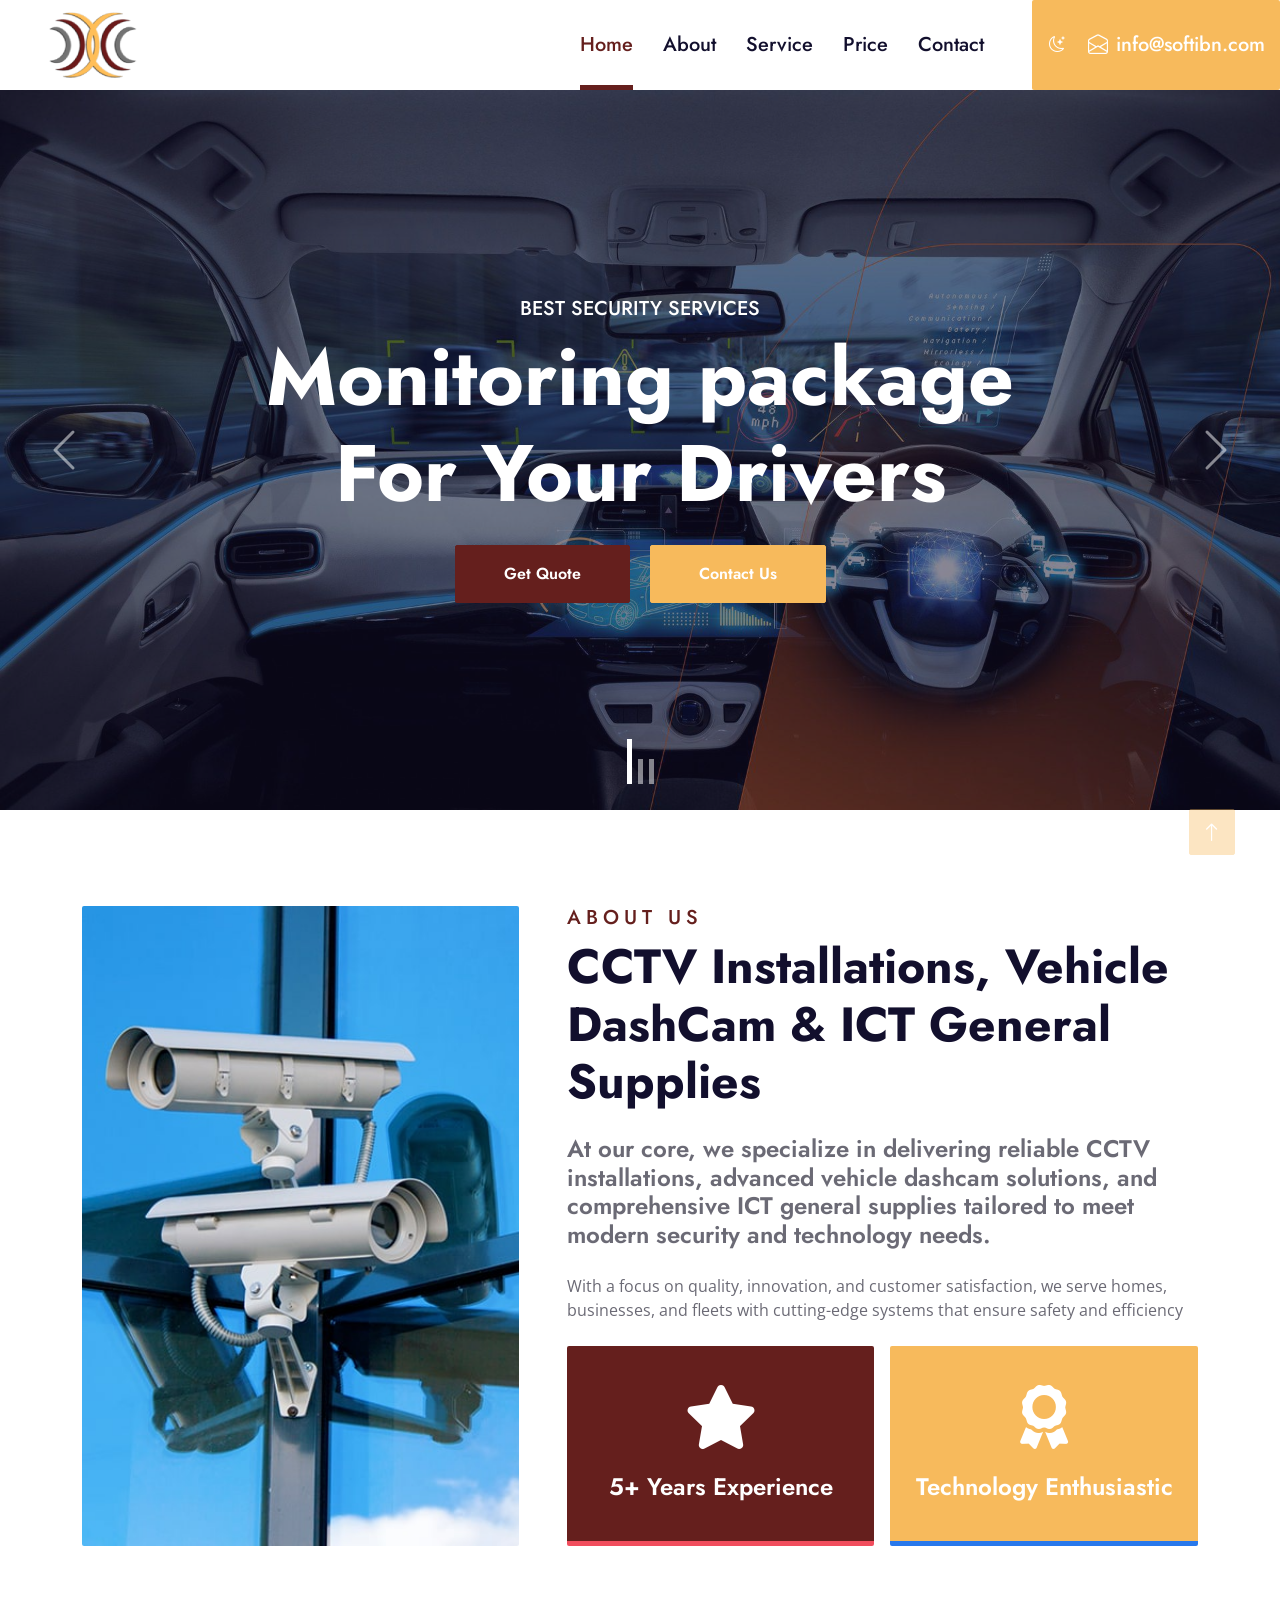
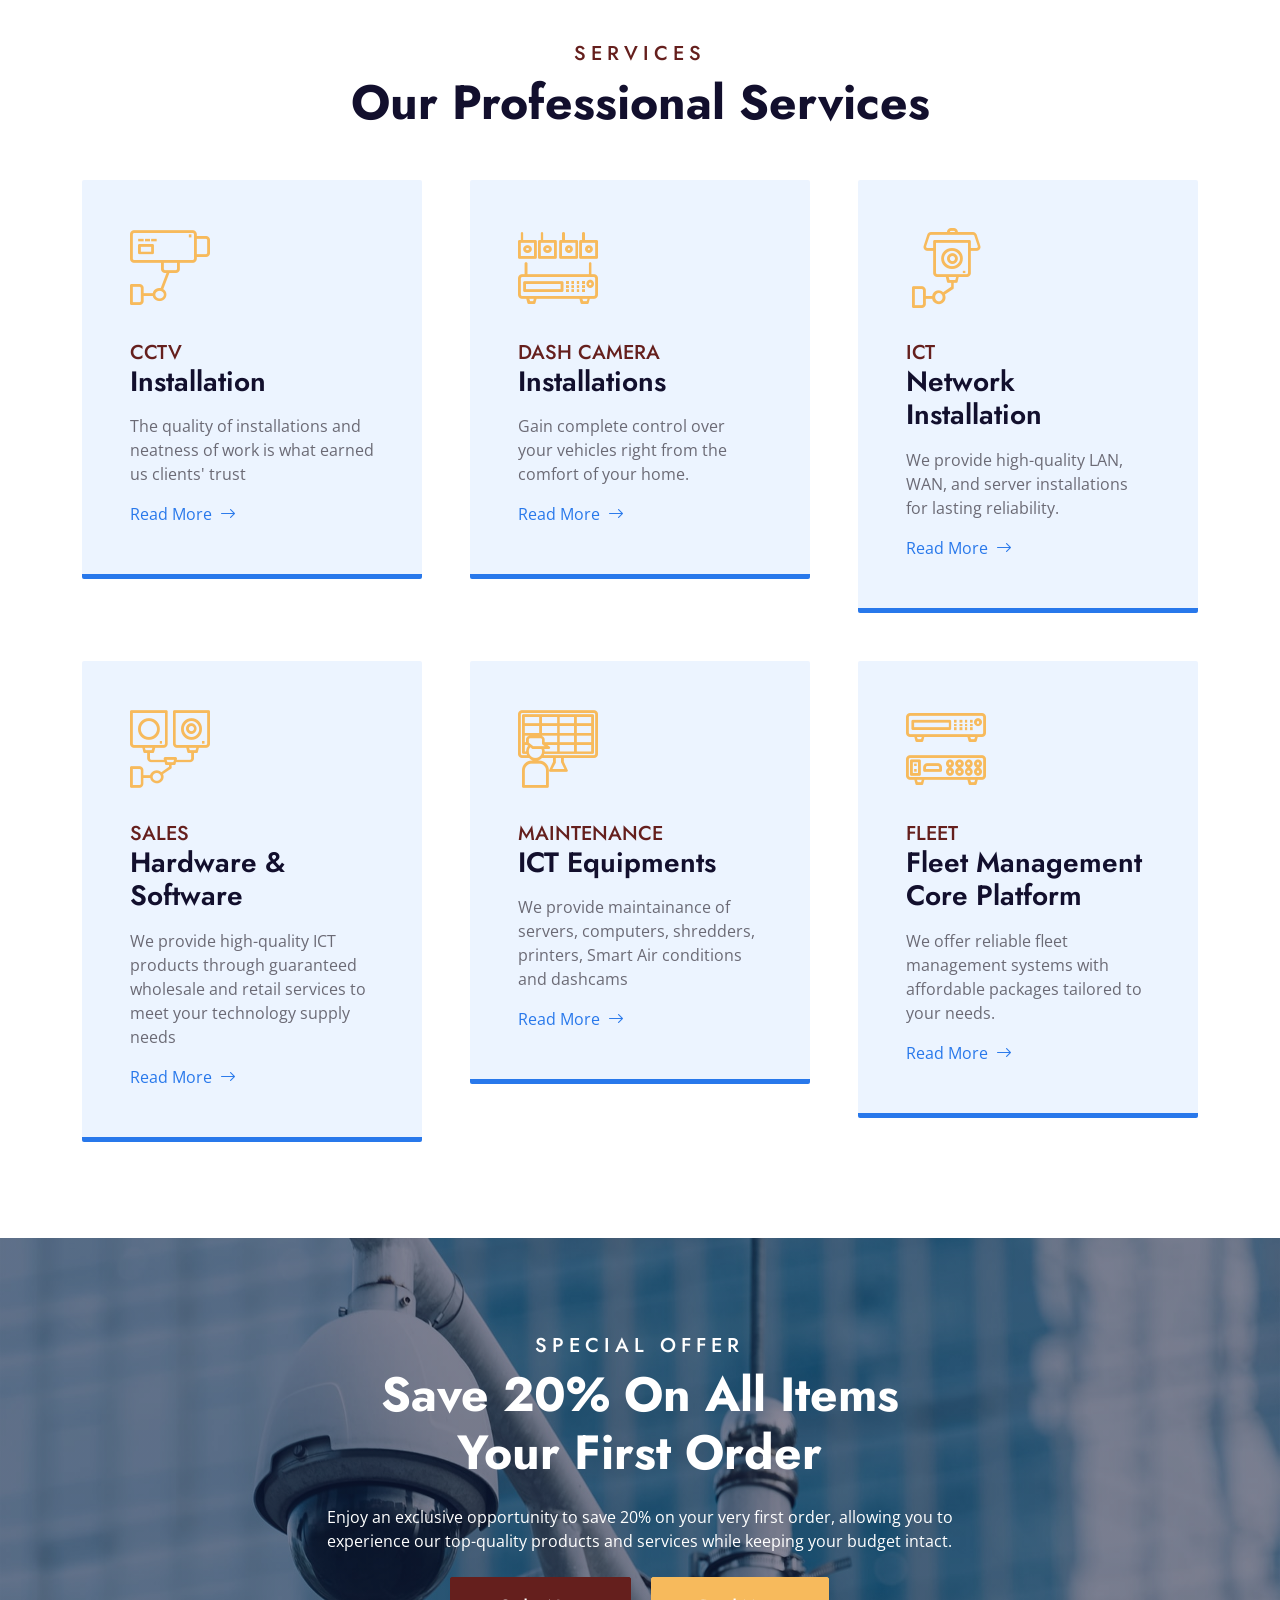
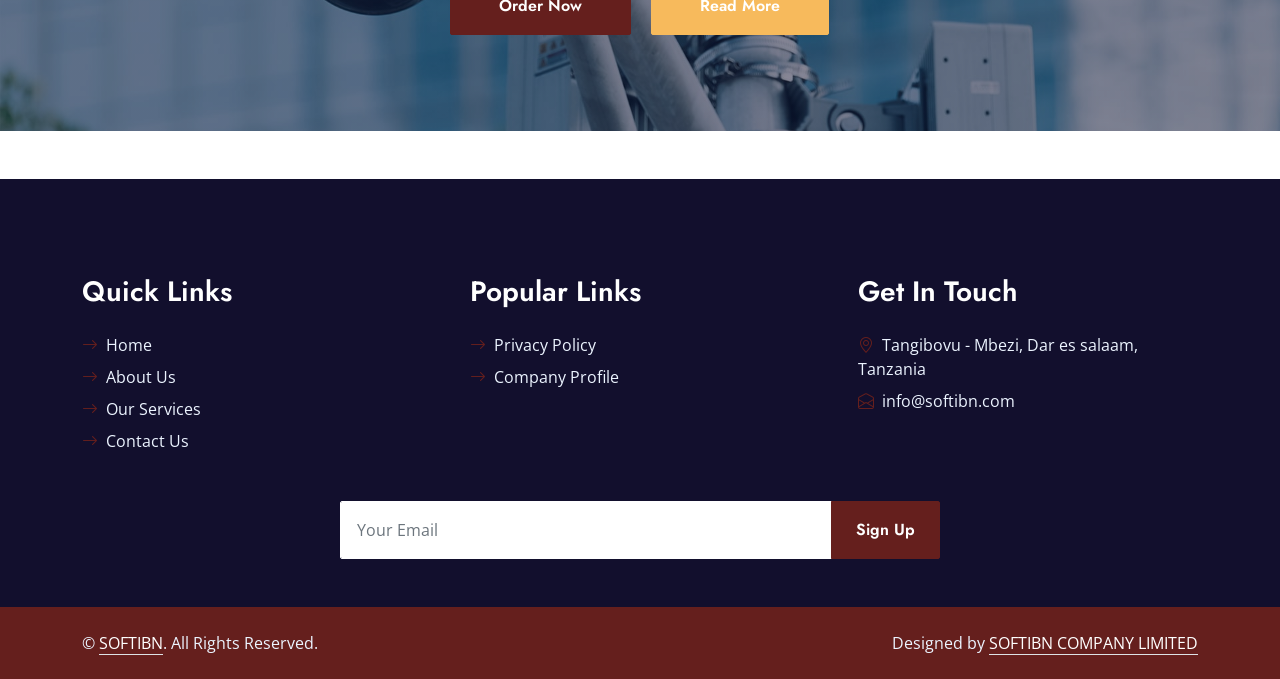
<file: index.html>
<!DOCTYPE html>
<html lang="en">

<head>
    <meta charset="utf-8">
    <title>SOFTIBN</title>
    <meta content="width=device-width, initial-scale=1.0" name="viewport">
    <meta content="Free HTML Templates" name="keywords">
    <meta content="Free HTML Templates" name="description">

    <!-- Favicon -->
    <link href="img/favicon.ico" rel="icon">

    <!-- Google Web Fonts -->
    <link rel="preconnect" href="https://fonts.gstatic.com">
    <link href="https://fonts.googleapis.com/css2?family=Jost:wght@500;600;700&family=Open+Sans:wght@400;600&display=swap" rel="stylesheet"> 

    <!-- Icon Font Stylesheet -->
    <link href="https://cdnjs.cloudflare.com/ajax/libs/font-awesome/5.10.0/css/all.min.css" rel="stylesheet">
    <link href="https://cdn.jsdelivr.net/npm/bootstrap-icons@1.4.1/font/bootstrap-icons.css" rel="stylesheet">
    <link href="lib/flaticon/font/flaticon.css" rel="stylesheet">

    <!-- Libraries Stylesheet -->
    <link href="lib/owlcarousel/assets/owl.carousel.min.css" rel="stylesheet">
    <link href="lib/animate/animate.min.css" rel="stylesheet">

    <!-- Customized Bootstrap Stylesheet -->
    <link href="css/bootstrap.css" rel="stylesheet">

    <!-- Template Stylesheet -->
    <link href="css/style.css" rel="stylesheet">

    <!-- Dark Theme -->
    <link href="css/dark.css" rel="stylesheet">
    <script>
        if (localStorage.getItem('softibn-theme') === 'dark') {
            document.documentElement.classList.add('dark');
        }
    </script>
</head>

<body>
    <!-- Navbar Start -->
    <nav class="navbar navbar-expand-lg bg-white navbar-light shadow-sm py-3 py-lg-0 px-3 px-lg-0">
        <a href="index.html" class="navbar-brand ms-lg-5">
            <h1 class="display-5 m-0 text-primary"><img src="img/logo_90.png" alt="SOFTIBN"><span class="text-secondary"></span></h1>
        </a>
        <button class="navbar-toggler" type="button" data-bs-toggle="collapse" data-bs-target="#navbarCollapse">
            <span class="navbar-toggler-icon"></span>
        </button>
        <div class="collapse navbar-collapse" id="navbarCollapse">
            <div class="navbar-nav ms-auto py-0">
                <a href="index.html" class="nav-item nav-link active">Home</a>
                <a href="about.html" class="nav-item nav-link">About</a>
                <a href="service.html" class="nav-item nav-link">Service</a>
                <a href="price.html" class="nav-item nav-link">Price</a>
                <!-- <div class="nav-item dropdown"> -->
                    <!-- <a href="#" class="nav-link dropdown-toggle" data-bs-toggle="dropdown">Pages</a>
                    <div class="dropdown-menu m-0">
                        <a href="price.html" class="dropdown-item">Pricing Plan</a>
                        <a href="blog.html" class="dropdown-item">Blog Grid</a>
                        <a href="detail.html" class="dropdown-item">Blog Detail</a>
                        <a href="team.html" class="dropdown-item">The Team</a>
                        <a href="testimonial.html" class="dropdown-item">Testimonial</a>
                    </div>
                </div> -->
                <a href="contact.html" class="nav-item nav-link">Contact</a>
                <div class="nav-contact bg-secondary text-white ms-lg-5 d-flex align-items-center">
                    <button class="theme-toggle btn d-flex align-items-center justify-content-center" type="button" aria-label="Toggle dark mode" title="Toggle dark mode"><i class="bi bi-moon-stars"></i></button>
                    <a href="#" class="nav-contact-link d-flex align-items-center"><i class="bi bi-envelope-open me-2"></i>info@softibn.com</a>
                </div>
            </div>
        </div>
    </nav>
    <!-- Navbar End -->


    <!-- Carousel Start -->
    <div class="container-fluid p-0 mb-5">
        <div id="header-carousel" class="carousel slide carousel-fade" data-bs-ride="carousel">
            <div class="carousel-indicators">
                <button type="button" data-bs-target="#header-carousel" data-bs-slide-to="0" class="active" aria-current="true" aria-label="Slide 1"></button>
                <button type="button" data-bs-target="#header-carousel" data-bs-slide-to="1" aria-label="Slide 2"></button>
                <button type="button" data-bs-target="#header-carousel" data-bs-slide-to="2" aria-label="Slide 3"></button>
              </div>
            <div class="carousel-inner">
                <div class="carousel-item active">
                    <img class="w-100" src="img/carousel-4.jpg" alt="Image">
                    <div class="carousel-caption d-flex flex-column align-items-center justify-content-center">
                        <div class="p-3" style="max-width: 900px;">
                            <h5 class="text-white text-uppercase animated bounceInDown">Best Security Services</h5>
                            <h1 class="display-1 text-white mb-md-4 animated zoomIn">Monitoring package For Your Drivers</h1>
                            <a href="" class="btn btn-primary py-md-3 px-md-5 me-3 animated slideInLeft">Get Quote</a>
                            <a href="" class="btn btn-secondary py-md-3 px-md-5 animated slideInRight">Contact Us</a>
                        </div>
                    </div>
                </div>
                <div class="carousel-item">
                    <img class="w-100" src="img/carousel-2.jpg" alt="Image">
                    <div class="carousel-caption d-flex flex-column align-items-center justify-content-center">
                        <div class="p-3" style="max-width: 900px;">
                            <h5 class="text-white text-uppercase animated bounceInDown">Best Security Services</h5>
                            <h1 class="display-1 text-white mb-md-4 animated zoomIn">Safe & Secure Home For Your Family</h1>
                            <a href="" class="btn btn-primary py-md-3 px-md-5 me-3 animated slideInLeft">Get Quote</a>
                            <a href="" class="btn btn-secondary py-md-3 px-md-5 animated slideInRight">Contact Us</a>
                        </div>
                    </div>
                </div>
                <div class="carousel-item">
                    <img class="w-100" src="img/carousel-1 (2).png" alt="Image">
                    <div class="carousel-caption d-flex flex-column align-items-center justify-content-center">
                        <div class="p-3" style="max-width: 900px;">
                            <h5 class="text-white text-uppercase animated bounceInDown">Best ICT Services</h5>
                            <h1 class="display-1 text-white mb-md-4 animated zoomIn">Networking Services For Your business</h1>
                            <a href="" class="btn btn-primary py-md-3 px-md-5 me-3 animated slideInLeft">Get Quote</a>
                            <a href="" class="btn btn-secondary py-md-3 px-md-5 animated slideInRight">Contact Us</a>
                        </div>
                    </div>
                </div>
            </div>
            <button class="carousel-control-prev" type="button" data-bs-target="#header-carousel"
                data-bs-slide="prev">
                <span class="carousel-control-prev-icon" aria-hidden="true"></span>
                <span class="visually-hidden">Previous</span>
            </button>
            <button class="carousel-control-next" type="button" data-bs-target="#header-carousel"
                data-bs-slide="next">
                <span class="carousel-control-next-icon" aria-hidden="true"></span>
                <span class="visually-hidden">Next</span>
            </button>
        </div>
    </div>
    <!-- Carousel End -->


    <!-- About Start -->
    <div class="container-fluid py-5 wow fadeInUp" data-wow-delay="0.1s">
        <div class="container">
            <div class="row gx-5">
                <div class="col-lg-5 mb-5 mb-lg-0" style="min-height: 500px;">
                    <div class="position-relative h-100">
                        <img class="position-absolute w-100 h-100 rounded wow zoomIn" data-wow-delay="0.3s" src="img/about.jpg" style="object-fit: cover;">
                    </div>
                </div>
                <div class="col-lg-7">
                    <div class="mb-4">
                        <h5 class="text-primary text-uppercase" style="letter-spacing: 5px;">About Us</h5>
                        <h1 class="display-5 mb-0">CCTV Installations, Vehicle DashCam & ICT General Supplies</h1>
                    </div>
                    <h4 class="text-body fst-bold mb-4">At our core, we specialize in delivering reliable CCTV installations, advanced vehicle dashcam solutions, and comprehensive ICT general supplies tailored to meet modern security and technology needs. </h4>
                    <p class="mb-4">With a focus on quality, innovation, and customer satisfaction, we serve homes, businesses, and fleets with cutting-edge systems that ensure safety and efficiency</p>
                    <div class="row g-3">
                        <div class="col-sm-6 wow zoomIn" data-wow-delay="0.6s">
                            <div class="bg-primary d-flex flex-column justify-content-center text-center border-bottom border-5 border-secondary rounded p-3" style="height: 200px;">
                                <i class="fa fa-star fa-4x text-white mb-4"></i>
                                <h4 class="text-white mb-0">5+ Years Experience</h4>
                            </div>
                        </div>
                        <div class="col-sm-6 wow zoomIn" data-wow-delay="0.9s">
                            <div class="bg-secondary d-flex flex-column justify-content-center text-center border-bottom border-5 border-primary rounded p-3" style="height: 200px;">
                                <i class="fa fa-award fa-4x text-white mb-4"></i>
                                <h4 class="text-white mb-0">Technology Enthusiastic</h4>
                            </div>
                        </div>
                    </div>
                </div>
            </div>
        </div>
    </div>
    <!-- About End -->
    

    <!-- Services Start -->
    <div class="container-fluid py-5 wow fadeInUp" data-wow-delay="0.1s">
        <div class="container">
            <div class="text-center mx-auto mb-5" style="max-width: 600px;">
                <h5 class="text-primary text-uppercase" style="letter-spacing: 5px;">Services</h5>
                <h1 class="display-5 mb-0">Our Professional Services</h1>
            </div>
            <div class="row g-5">
                <div class="col-lg-4 col-md-6 wow zoomIn" data-wow-delay="0.3s">
                    <div class="service-item bg-light border-bottom border-5 border-primary rounded">
                        <div class="position-relative p-5">
                            <i class="flaticon-cctv d-block display-1 fw-normal text-secondary mb-3"></i>
                            <h5 class="text-primary mb-0">CCTV</h5>
                            <h3 class="mb-3">Installation</h3>
                            <p>The quality of installations and neatness of work is what earned us clients' trust</p>
                            <a href="cctv-installation.html">Read More<i class="bi bi-arrow-right ms-2"></i></a>
                        </div>
                    </div>
                </div>
                <div class="col-lg-4 col-md-6 wow zoomIn" data-wow-delay="0.6s">
                    <div class="service-item bg-light border-bottom border-5 border-primary rounded">
                        <div class="position-relative p-5">
                            <i class="flaticon-surveillance d-block display-1 fw-normal text-secondary mb-3"></i>
                            <h5 class="text-primary mb-0">DASH CAMERA</h5>
                            <h3 class="mb-3">Installations</h3>
                            <p>Gain complete control over your vehicles right from the comfort of your home.</p>
                            <a href="dashcam-installation.html">Read More<i class="bi bi-arrow-right ms-2"></i></a>
                        </div>
                    </div>
                </div>
                <div class="col-lg-4 col-md-6 wow zoomIn" data-wow-delay="0.9s">
                    <div class="service-item bg-light border-bottom border-5 border-primary rounded">
                        <div class="position-relative p-5">
                            <i class="flaticon-camera d-block display-1 fw-normal text-secondary mb-3"></i>
                            <h5 class="text-primary mb-0">ICT</h5>
                            <h3 class="mb-3">Network Installation</h3>
                            <p>We provide high-quality LAN, WAN, and server installations for lasting reliability.</p>
                            <a href="network-installation.html">Read More<i class="bi bi-arrow-right ms-2"></i></a>
                        </div>
                    </div>
                </div>
                <div class="col-lg-4 col-md-6 wow zoomIn" data-wow-delay="0.3s">
                    <div class="service-item bg-light border-bottom border-5 border-primary rounded">
                        <div class="position-relative p-5">
                            <i class="flaticon-double d-block display-1 fw-normal text-secondary mb-3"></i>
                            <h5 class="text-primary mb-0">SALES</h5>
                            <h3 class="mb-3">Hardware & Software</h3>
                            <p>We provide high-quality ICT products through guaranteed wholesale and retail services to meet your technology supply needs</p>
                            <a href="hardware-software-sales.html">Read More<i class="bi bi-arrow-right ms-2"></i></a>
                        </div>
                    </div>
                </div>
                <div class="col-lg-4 col-md-6 wow zoomIn" data-wow-delay="0.6s">
                    <div class="service-item bg-light border-bottom border-5 border-primary rounded">
                        <div class="position-relative p-5">
                            <i class="flaticon-security-system d-block display-1 fw-normal text-secondary mb-3"></i>
                            <h5 class="text-primary mb-0">MAINTENANCE</h5>
                            <h3 class="mb-3">ICT Equipments </h3>
                            <p>We provide maintainance of servers, computers, shredders, printers, Smart Air conditions and dashcams</p>
                            <a href="equipment-maintenance.html">Read More<i class="bi bi-arrow-right ms-2"></i></a>
                        </div>
                    </div>
                </div>
                <div class="col-lg-4 col-md-6 wow zoomIn" data-wow-delay="0.9s">
                    <div class="service-item bg-light border-bottom border-5 border-primary rounded">
                        <div class="position-relative p-5">
                            <i class="flaticon-recorder d-block display-1 fw-normal text-secondary mb-3"></i>
                            <h5 class="text-primary mb-0">FLEET</h5>
                            <h3 class="mb-3">Fleet Management Core Platform </h3>
                            <p>We offer reliable fleet management systems with affordable packages tailored to your needs.</p>
                            <a href="fleet-management.html">Read More<i class="bi bi-arrow-right ms-2"></i></a>
                        </div>
                    </div>
                </div>
            </div>
        </div>
    </div>
    <!-- Services End -->


    <!-- Pricing Plan Start -->
    <!-- <div class="container-fluid py-5 wow fadeInUp" data-wow-delay="0.1s" style="margin-bottom: 75px;">
        <div class="container">
            <div class="text-center mx-auto mb-5" style="max-width: 600px;">
                <h5 class="text-primary text-uppercase" style="letter-spacing: 5px;">Pricing Plan</h5>
                <h1 class="display-5 mb-0">Pricing Plan For CCTV Security Services</h1>
            </div>
            <div class="row g-5">
                <div class="col-lg-4 wow slideInUp" data-wow-delay="0.3s">
                    <div class="position-relative border border-primary rounded">
                        <div class="bg-primary text-center pt-5 pb-4">
                            <h3 class="text-white">Basic Plan</h3>
                            <h1 class="display-4 text-white">
                                <small class="align-top"
                                    style="font-size: 22px; line-height: 45px;">$</small>49<small
                                    class="align-bottom" style="font-size: 16px; line-height: 40px;">/
                                    Mo</small>
                            </h1>
                        </div>
                        <div class="text-center py-5">
                            <p class="border-bottom border-light mb-2 pb-2">HTML5 & CSS3</p>
                            <p class="border-bottom border-light mb-2 pb-2">Bootstrap v5</p>
                            <p class="border-bottom border-light mb-2 pb-2">Responsive Layout</p>
                            <p class="border-bottom border-light mb-2 pb-2">Browsers Compatibility</p>
                            <p class="mb-2 pb-2">Easy to Use</p>
                        </div>
                        <a href="" class="btn btn-primary py-2 px-4 position-absolute top-100 start-50 translate-middle">Order Now</a>
                    </div>
                </div>
                <div class="col-lg-4 wow slideInUp" data-wow-delay="0.6s">
                    <div class="position-relative border border-secondary rounded">
                        <div class="bg-secondary text-center pt-5 pb-4">
                            <h3 class="text-white">Standard Plan</h3>
                            <h1 class="display-4 text-white">
                                <small class="align-top"
                                    style="font-size: 22px; line-height: 45px;">$</small>49<small
                                    class="align-bottom" style="font-size: 16px; line-height: 40px;">/
                                    Mo</small>
                            </h1>
                        </div>
                        <div class="text-center py-5">
                            <p class="border-bottom border-light mb-2 pb-2">HTML5 & CSS3</p>
                            <p class="border-bottom border-light mb-2 pb-2">Bootstrap v5</p>
                            <p class="border-bottom border-light mb-2 pb-2">Responsive Layout</p>
                            <p class="border-bottom border-light mb-2 pb-2">Browsers Compatibility</p>
                            <p class="mb-2 pb-2">Easy to Use</p>
                        </div>
                        <a href="" class="btn btn-secondary py-2 px-4 position-absolute top-100 start-50 translate-middle">Order Now</a>
                    </div>
                </div>
                <div class="col-lg-4 wow slideInUp" data-wow-delay="0.9s">
                    <div class="position-relative border border-primary rounded">
                        <div class="bg-primary text-center pt-5 pb-4">
                            <h3 class="text-white">Extended Plan</h3>
                            <h1 class="display-4 text-white">
                                <small class="align-top"
                                    style="font-size: 22px; line-height: 45px;">$</small>49<small
                                    class="align-bottom" style="font-size: 16px; line-height: 40px;">/
                                    Mo</small>
                            </h1>
                        </div>
                        <div class="text-center py-5">
                            <p class="border-bottom border-light mb-2 pb-2">HTML5 & CSS3</p>
                            <p class="border-bottom border-light mb-2 pb-2">Bootstrap v5</p>
                            <p class="border-bottom border-light mb-2 pb-2">Responsive Layout</p>
                            <p class="border-bottom border-light mb-2 pb-2">Browsers Compatibility</p>
                            <p class="mb-2 pb-2">Easy to Use</p>
                        </div>
                        <a href="" class="btn btn-primary py-2 px-4 position-absolute top-100 start-50 translate-middle">Order Now</a>
                    </div>
                </div>
            </div>
        </div>
    </div> -->
    <!-- Pricing Plan End -->


    <!-- Offer Start -->
    <div class="container-fluid bg-offer my-5 py-5 wow zoomIn" data-wow-delay="0.1s">
        <div class="container py-5">
            <div class="row gx-5 justify-content-center">
                <div class="col-lg-7 text-center">
                    <div class="text-center mx-auto mb-4" style="max-width: 600px;">
                        <h5 class="text-white text-uppercase" style="letter-spacing: 5px;">Special Offer</h5>
                        <h1 class="display-5 text-white">Save 20% On All Items Your First Order</h1>
                    </div>
                    <p class="text-white mb-4">Enjoy an exclusive opportunity to save 20% on your very first order, allowing you to experience our top-quality products and services while keeping your budget intact.</p>
                    <a href="" class="btn btn-primary py-md-3 px-md-5 me-3">Order Now</a>
                    <a href="" class="btn btn-secondary py-md-3 px-md-5">Read More</a>
                </div>
            </div>
        </div>
    </div>
    <!-- Offer End -->


    <!-- Team Start -->
    <!-- <div class="container-fluid py-5 wow fadeInUp" data-wow-delay="0.1s">
        <div class="container">
            <div class="text-center mx-auto mb-5" style="max-width: 600px;">
                <h5 class="text-primary text-uppercase" style="letter-spacing: 5px;">Team Members</h5>
                <h1 class="display-5 mb-0">Our Professional Team Members</h1>
            </div>
            <div class="row g-5">
                <div class="col-lg-4 wow slideInUp" data-wow-delay="0.3s">
                    <div class="position-relative rounded-top">
                        <img class="img-fluid rounded-top w-100" src="img/team-1.jpg" alt="">
                        <div class="position-absolute bottom-0 end-0 d-flex flex-column bg-white p-1" style="margin-right: -25px;">
                            <a class="btn btn-outline-secondary btn-square m-1" href="#"><i class="fab fa-twitter fw-normal"></i></a>
                            <a class="btn btn-outline-secondary btn-square m-1" href="#"><i class="fab fa-facebook-f fw-normal"></i></a>
                            <a class="btn btn-outline-secondary btn-square m-1" href="#"><i class="fab fa-linkedin-in fw-normal"></i></a>
                            <a class="btn btn-outline-secondary btn-square m-1" href="#"><i class="fab fa-instagram fw-normal"></i></a>
                        </div>
                    </div>
                    <div class="bg-primary text-center rounded-bottom p-4">
                        <h3 class="text-white">Full Name</h3>
                        <p class="text-white m-0">Designation</p>
                    </div>
                </div>
                <div class="col-lg-4 wow slideInUp" data-wow-delay="0.6s">
                    <div class="position-relative rounded-top">
                        <img class="img-fluid rounded-top w-100" src="img/team-2.jpg" alt="">
                        <div class="position-absolute bottom-0 end-0 d-flex flex-column bg-white p-1" style="margin-right: -25px;">
                            <a class="btn btn-outline-secondary btn-square m-1" href="#"><i class="fab fa-twitter fw-normal"></i></a>
                            <a class="btn btn-outline-secondary btn-square m-1" href="#"><i class="fab fa-facebook-f fw-normal"></i></a>
                            <a class="btn btn-outline-secondary btn-square m-1" href="#"><i class="fab fa-linkedin-in fw-normal"></i></a>
                            <a class="btn btn-outline-secondary btn-square m-1" href="#"><i class="fab fa-instagram fw-normal"></i></a>
                        </div>
                    </div>
                    <div class="bg-primary text-center rounded-bottom p-4">
                        <h3 class="text-white">Full Name</h3>
                        <p class="text-white m-0">Designation</p>
                    </div>
                </div>
                <div class="col-lg-4 wow slideInUp" data-wow-delay="0.9s">
                    <div class="position-relative rounded-top">
                        <img class="img-fluid rounded-top w-100" src="img/team-3.jpg" alt="">
                        <div class="position-absolute bottom-0 end-0 d-flex flex-column bg-white p-1" style="margin-right: -25px;">
                            <a class="btn btn-outline-secondary btn-square m-1" href="#"><i class="fab fa-twitter fw-normal"></i></a>
                            <a class="btn btn-outline-secondary btn-square m-1" href="#"><i class="fab fa-facebook-f fw-normal"></i></a>
                            <a class="btn btn-outline-secondary btn-square m-1" href="#"><i class="fab fa-linkedin-in fw-normal"></i></a>
                            <a class="btn btn-outline-secondary btn-square m-1" href="#"><i class="fab fa-instagram fw-normal"></i></a>
                        </div>
                    </div>
                    <div class="bg-primary text-center rounded-bottom p-4">
                        <h3 class="text-white">Full Name</h3>
                        <p class="text-white m-0">Designation</p>
                    </div>
                </div>
            </div>
        </div>
    </div> -->
    <!-- Team End -->


    <!-- Testimonial Start -->
    <!-- <div class="container-fluid py-5 wow fadeInUp" data-wow-delay="0.1s">
        <div class="container">
            <div class="text-center mx-auto mb-5" style="max-width: 600px;">
                <h5 class="text-primary text-uppercase" style="letter-spacing: 5px;">Testimonial</h5>
                <h1 class="display-5 mb-0">What People Say About Our Services</h1>
            </div>
            <div class="owl-carousel testimonial-carousel">
                <div class="text-center pb-4">
                    <img class="img-fluid mx-auto rounded-circle" src="img/testimonial-1.jpg" style="width: 100px; height: 100px;" >
                    <div class="testimonial-text bg-light rounded p-4 mt-n5">
                        <p class="mt-5">Dolor et eos labore, stet justo sed est sed. Diam sed sed dolor stet amet eirmod eos labore diam
                        </p>
                        <h4 class="text-truncate">Client Name</h4>
                        <i>Profession</i>
                    </div>
                </div>
                <div class="text-center">
                    <img class="img-fluid mx-auto rounded-circle" src="img/testimonial-2.jpg" style="width: 100px; height: 100px;" >
                    <div class="testimonial-text bg-light rounded p-4 mt-n5">
                        <p class="mt-5">Dolor et eos labore, stet justo sed est sed. Diam sed sed dolor stet amet eirmod eos labore diam
                        </p>
                        <h4 class="text-truncate">Client Name</h4>
                        <i>Profession</i>
                    </div>
                </div>
                <div class="text-center">
                    <img class="img-fluid mx-auto rounded-circle" src="img/testimonial-3.jpg" style="width: 100px; height: 100px;" >
                    <div class="testimonial-text bg-light rounded p-4 mt-n5">
                        <p class="mt-5">Dolor et eos labore, stet justo sed est sed. Diam sed sed dolor stet amet eirmod eos labore diam
                        </p>
                        <h4 class="text-truncate">Client Name</h4>
                        <i>Profession</i>
                    </div>
                </div>
                <div class="text-center">
                    <img class="img-fluid mx-auto rounded-circle" src="img/testimonial-4.jpg" style="width: 100px; height: 100px;" >
                    <div class="testimonial-text bg-light rounded p-4 mt-n5">
                        <p class="mt-5">Dolor et eos labore, stet justo sed est sed. Diam sed sed dolor stet amet eirmod eos labore diam
                        </p>
                        <h4 class="text-truncate">Client Name</h4>
                        <i>Profession</i>
                    </div>
                </div>
            </div>
        </div>
    </div> -->
    <!-- Testimonial End -->


    <!-- Blog Start -->
    <!-- <div class="container-fluid py-5 wow fadeInUp" data-wow-delay="0.1s">
        <div class="container">
            <div class="text-center mx-auto mb-5" style="max-width: 600px;">
                <h5 class="text-primary text-uppercase" style="letter-spacing: 5px;">Blog Post</h5>
                <h1 class="display-5 mb-0">Latest Articles From Our Blog Post</h1>
            </div>
            <div class="row g-5">
                <div class="col-lg-6 wow slideInUp" data-wow-delay="0.3s">
                    <div class="blog-item">
                        <div class="position-relative">
                            <img class="img-fluid w-100 rounded-top" src="img/blog-1.jpg" alt="">
                            <div class="blog-date">
                                <h5 class="text-white fw-bold mb-0">01</h5>
                                <h6 class="text-light mb-0">January</h6>
                            </div>
                        </div>
                        <div class="bg-primary rounded-bottom p-5">
                            <div class="d-flex mb-3">
                                <span class="text-light text-uppercase">Admin</span>
                                <span class="text-light px-2">|</span>
                                <span class="text-light text-uppercase">Web Design</span>
                            </div>
                            <a class="h3 m-0 text-white" href="">Kasd dolor lorem sit justo rebum stet justo elitr dolor amet sit</a>
                        </div>
                    </div>
                </div>
                <div class="col-lg-6 wow slideInUp" data-wow-delay="0.6s">
                    <div class="blog-item">
                        <div class="position-relative">
                            <img class="img-fluid w-100 rounded-top" src="img/blog-2.jpg" alt="">
                            <div class="blog-date">
                                <h5 class="text-white fw-bold mb-0">01</h5>
                                <h6 class="text-light mb-0">January</h6>
                            </div>
                        </div>
                        <div class="bg-primary rounded-bottom p-5">
                            <div class="d-flex mb-3">
                                <span class="text-light text-uppercase">Admin</span>
                                <span class="text-light px-2">|</span>
                                <span class="text-light text-uppercase">Web Design</span>
                            </div>
                            <a class="h3 m-0 text-white" href="">Kasd dolor lorem sit justo rebum stet justo elitr dolor amet sit</a>
                        </div>
                    </div>
                </div>
            </div>
        </div>
    </div> -->
    <!-- Blog End -->
    
  <!-- Footer Start -->
   <div class="container-fluid bg-dark text-light mt-5 py-5 wow fadeInUp" data-wow-delay="0.1s">
        <div class="container pt-5">
            <div class="row g-5">
                <div class="col-lg-4 col-md-8">
                    <h3 class="text-white mb-4">Quick Links</h3>
                    <div class="d-flex flex-column justify-content-start">
                        <a class="text-light mb-2" href="#"><i class="bi bi-arrow-right text-primary me-2"></i>Home</a>
                        <a class="text-light mb-2" href="#"><i class="bi bi-arrow-right text-primary me-2"></i>About Us</a>
                        <a class="text-light mb-2" href="#"><i class="bi bi-arrow-right text-primary me-2"></i>Our Services</a>
                        <!-- <a class="text-light mb-2" href="#"><i class="bi bi-arrow-right text-primary me-2"></i>La</a> -->
                        <a class="text-light" href="#"><i class="bi bi-arrow-right text-primary me-2"></i>Contact Us</a>
                    </div>
                </div>
                <div class="col-lg-4 col-md-8">
                    <h3 class="text-white mb-4">Popular Links</h3>
                    <div class="d-flex flex-column justify-content-start">
                        <a class="text-light mb-2" href="#"><i class="bi bi-arrow-right text-primary me-2"></i>Privacy Policy</a>
                        <a class="text-light mb-2" href="#"><i class="bi bi-arrow-right text-primary me-2"></i>Company Profile</a>
                        <!-- <a class="text-light mb-2" href="#"><i class="bi bi-arrow-right text-primary me-2"></i>Latest Blog</a> -->
                        <!-- <a class="text-light" href="#"><i class="bi bi-arrow-right text-primary me-2"></i></a> -->
                    </div>
                </div>
                <div class="col-lg-4 col-md-8">
                    <h3 class="text-white mb-4">Get In Touch</h3>
                    <p class="mb-2"><i class="bi bi-geo-alt text-primary me-2"></i>Tangibovu - Mbezi, Dar es salaam, Tanzania</p>
                    <p class="mb-2"><i class="bi bi-envelope-open text-primary me-2"></i>info@softibn.com</p>
                    <!-- <p class="mb-0"><i class="bi bi-telephone text-primary me-2"></i>+012 345 67890</p> -->
                </div>
                <!-- <div class="col-lg-3 col-md-6">
                    <h3 class="text-white mb-4">Follow Us</h3>
                    <div class="d-flex">
                        <a class="btn btn-lg btn-primary btn-lg-square rounded me-2" href="#"><i class="fab fa-twitter fw-normal"></i></a>
                        <a class="btn btn-lg btn-primary btn-lg-square rounded me-2" href="#"><i class="fab fa-facebook-f fw-normal"></i></a>
                        <a class="btn btn-lg btn-primary btn-lg-square rounded me-2" href="#"><i class="fab fa-linkedin-in fw-normal"></i></a>
                        <a class="btn btn-lg btn-primary btn-lg-square rounded" href="#"><i class="fab fa-instagram fw-normal"></i></a>
                    </div>
                </div> -->
                <div class="col-12">
                    <form class="mx-auto" style="max-width: 600px;">
                        <div class="input-group">
                            <input type="text" class="form-control border-white p-3" placeholder="Your Email">
                            <button class="btn btn-primary px-4">Sign Up</button>
                        </div>
                    </form>
                </div>
            </div>
        </div>
    </div>
    <div class="container-fluid bg-primary text-light py-4">
        <div class="container">
            <div class="row g-5">
                <div class="col-md-6 text-center text-md-start">
                    <p class="mb-md-0">&copy; <a class="text-white border-bottom" href="#">SOFTIBN</a>. All Rights Reserved.</p>
                </div>
                <div class="col-md-6 text-center text-md-end">
                    <p class="mb-0">Designed by <a class="text-white border-bottom" href="https://softibn.com">SOFTIBN COMPANY LIMITED</a></p>
                </div>
            </div>
        </div>
    </div>
    <!-- Footer End -->


    <!-- Back to Top -->
    <a href="#" class="btn btn-lg btn-secondary btn-lg-square rounded back-to-top"><i class="bi bi-arrow-up"></i></a>


    <!-- JavaScript Libraries -->
    <script src="https://code.jquery.com/jquery-3.4.1.min.js"></script>
    <script src="https://cdn.jsdelivr.net/npm/bootstrap@5.0.0/dist/js/bootstrap.bundle.min.js"></script>
    <script src="lib/wow/wow.min.js"></script>
    <script src="lib/easing/easing.min.js"></script>
    <script src="lib/waypoints/waypoints.min.js"></script>
    <script src="lib/owlcarousel/owl.carousel.min.js"></script>

    <!-- Template Javascript -->
    <script src="js/main.js"></script>
</body>

</html>
</file>
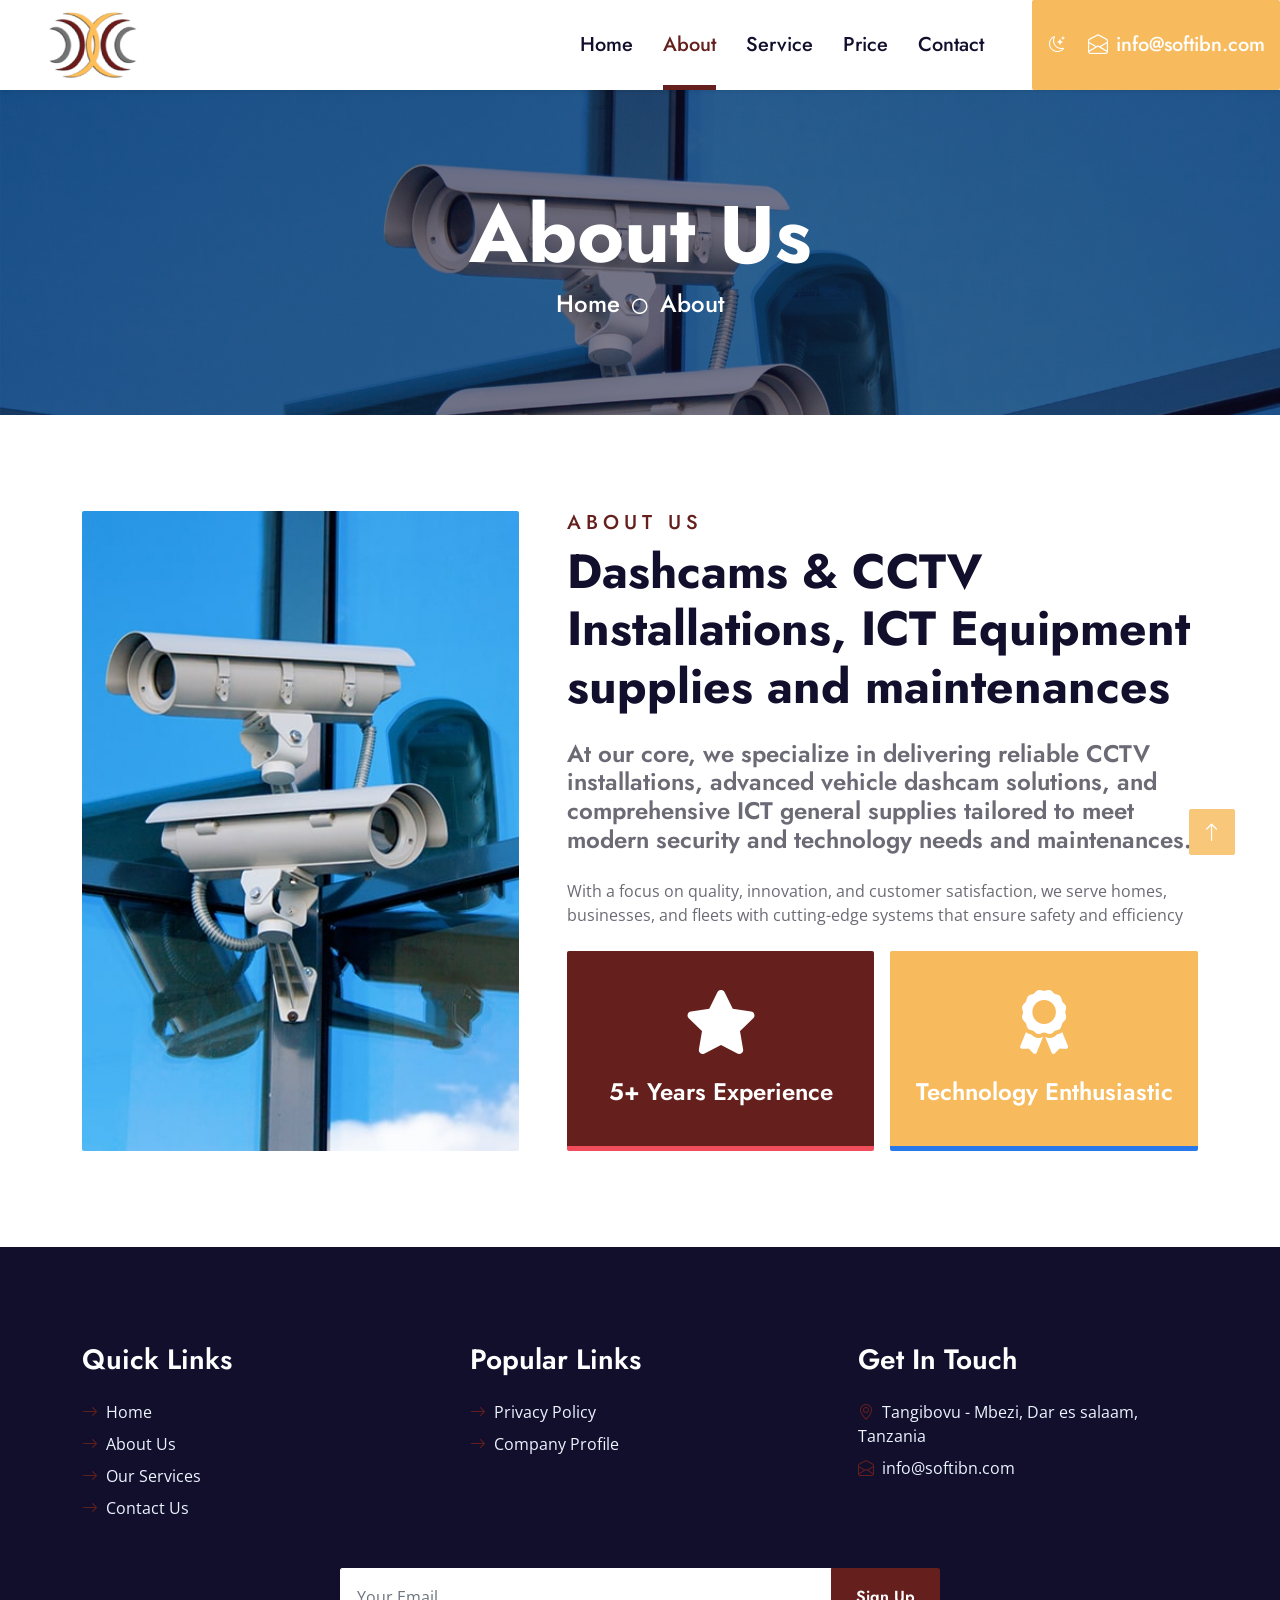
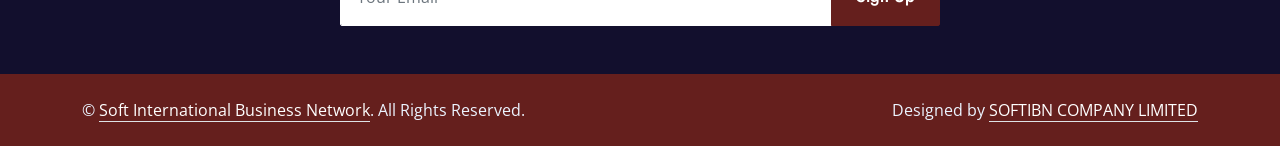
<file: about.html>
<!DOCTYPE html>
<html lang="en">

<head>
    <meta charset="utf-8">
    <title>SOFTIBN</title>
    <meta content="width=device-width, initial-scale=1.0" name="viewport">
    <meta content="Free HTML Templates" name="keywords">
    <meta content="Free HTML Templates" name="description">

    <!-- Favicon -->
    <link href="img/favicon.ico" rel="icon">

    <!-- Google Web Fonts -->
    <link rel="preconnect" href="https://fonts.gstatic.com">
    <link href="https://fonts.googleapis.com/css2?family=Jost:wght@500;600;700&family=Open+Sans:wght@400;600&display=swap" rel="stylesheet"> 

    <!-- Icon Font Stylesheet -->
    <link href="https://cdnjs.cloudflare.com/ajax/libs/font-awesome/5.10.0/css/all.min.css" rel="stylesheet">
    <link href="https://cdn.jsdelivr.net/npm/bootstrap-icons@1.4.1/font/bootstrap-icons.css" rel="stylesheet">
    <link href="lib/flaticon/font/flaticon.css" rel="stylesheet">

    <!-- Libraries Stylesheet -->
    <link href="lib/owlcarousel/assets/owl.carousel.min.css" rel="stylesheet">
    <link href="lib/animate/animate.min.css" rel="stylesheet">

    <!-- Customized Bootstrap Stylesheet -->
    <link href="css/bootstrap.css" rel="stylesheet">

    <!-- Template Stylesheet -->
    <link href="css/style.css" rel="stylesheet">

    <!-- Dark Theme -->
    <link href="css/dark.css" rel="stylesheet">
    <script>
        if (localStorage.getItem('softibn-theme') === 'dark') {
            document.documentElement.classList.add('dark');
        }
    </script>
</head>

<body>
    <!-- Navbar Start -->
    <nav class="navbar navbar-expand-lg bg-white navbar-light shadow-sm py-3 py-lg-0 px-3 px-lg-0">
        <a href="index.html" class="navbar-brand ms-lg-5">
           <h1 class="display-5 m-0 text-primary"><img src="img/logo_90.png" alt="SOFTIBN"><span class="text-secondary"></span></h1>
        </a>
        <button class="navbar-toggler" type="button" data-bs-toggle="collapse" data-bs-target="#navbarCollapse">
            <span class="navbar-toggler-icon"></span>
        </button>
        <div class="collapse navbar-collapse" id="navbarCollapse">
            <div class="navbar-nav ms-auto py-0">
                <a href="index.html" class="nav-item nav-link ">Home</a>
                <a href="about.html" class="nav-item nav-link active">About</a>
                <a href="service.html" class="nav-item nav-link">Service</a>
                <a href="price.html" class="nav-item nav-link ">Price</a>
                <!-- <div class="nav-item dropdown"> -->
                    <!-- <a href="#" class="nav-link dropdown-toggle" data-bs-toggle="dropdown">Pages</a>
                    <div class="dropdown-menu m-0">
                        <a href="price.html" class="dropdown-item">Pricing Plan</a>
                        <a href="blog.html" class="dropdown-item">Blog Grid</a>
                        <a href="detail.html" class="dropdown-item">Blog Detail</a>
                        <a href="team.html" class="dropdown-item">The Team</a>
                        <a href="testimonial.html" class="dropdown-item">Testimonial</a>
                    </div>
                </div> -->
                <a href="contact.html" class="nav-item nav-link">Contact</a>
                <div class="nav-contact bg-secondary text-white ms-lg-5 d-flex align-items-center">
                    <button class="theme-toggle btn d-flex align-items-center justify-content-center" type="button" aria-label="Toggle dark mode" title="Toggle dark mode"><i class="bi bi-moon-stars"></i></button>
                    <a href="#" class="nav-contact-link d-flex align-items-center"><i class="bi bi-envelope-open me-2"></i>info@softibn.com</a>
                </div>
            </div>
        </div>
    </nav>
    <!-- Navbar End -->


    <!-- Hero Start -->
    <div class="container-fluid bg-primary p-5 hero-header mb-5">
        <div class="row py-5">
            <div class="col-12 text-center">
                <h1 class="display-1 text-white animated zoomIn">About Us</h1>
                <a href="" class="h4 text-white">Home</a>
                <i class="far fa-circle text-white px-2"></i>
                <a href="" class="h4 text-white">About</a>
            </div>
        </div>
    </div>
    <!-- Hero End -->


   <!-- About Start -->
    <div class="container-fluid py-5 wow fadeInUp" data-wow-delay="0.1s">
        <div class="container">
            <div class="row gx-5">
                <div class="col-lg-5 mb-5 mb-lg-0" style="min-height: 500px;">
                    <div class="position-relative h-100">
                        <img class="position-absolute w-100 h-100 rounded wow zoomIn" data-wow-delay="0.3s" src="img/about.jpg" style="object-fit: cover;">
                    </div>
                </div>
                <div class="col-lg-7">
                    <div class="mb-4">
                        <h5 class="text-primary text-uppercase" style="letter-spacing: 5px;">About Us</h5>
                        <h1 class="display-5 mb-0">Dashcams & CCTV Installations, ICT Equipment supplies and maintenances</h1>
                    </div>
                    <h4 class="text-body fst-bold mb-4">At our core, we specialize in delivering reliable CCTV installations, advanced vehicle dashcam solutions, and comprehensive ICT general supplies tailored to meet modern security and technology needs and maintenances. </h4>
                    <p class="mb-4">With a focus on quality, innovation, and customer satisfaction, we serve homes, businesses, and fleets with cutting-edge systems that ensure safety and efficiency</p>
                    <div class="row g-3">
                        <div class="col-sm-6 wow zoomIn" data-wow-delay="0.6s">
                            <div class="bg-primary d-flex flex-column justify-content-center text-center border-bottom border-5 border-secondary rounded p-3" style="height: 200px;">
                                <i class="fa fa-star fa-4x text-white mb-4"></i>
                                <h4 class="text-white mb-0">5+ Years Experience</h4>
                            </div>
                        </div>
                        <div class="col-sm-6 wow zoomIn" data-wow-delay="0.9s">
                            <div class="bg-secondary d-flex flex-column justify-content-center text-center border-bottom border-5 border-primary rounded p-3" style="height: 200px;">
                                <i class="fa fa-award fa-4x text-white mb-4"></i>
                                <h4 class="text-white mb-0">Technology Enthusiastic</h4>
                            </div>
                        </div>
                    </div>
                </div>
            </div>
        </div>
    </div>
    <!-- About End -->

    <!-- Team Start -->
    <!-- <div class="container-fluid py-5 wow fadeInUp" data-wow-delay="0.1s">
        <div class="container">
            <div class="text-center mx-auto mb-5" style="max-width: 600px;">
                <h5 class="text-primary text-uppercase" style="letter-spacing: 5px;">Team Members</h5>
                <h1 class="display-5 mb-0">Our Professional Team Members</h1>
            </div>
            <div class="row g-5">
                <div class="col-lg-4 wow slideInUp" data-wow-delay="0.3s">
                    <div class="position-relative rounded-top">
                        <img class="img-fluid rounded-top w-100" src="img/team-1.jpg" alt="">
                        <div class="position-absolute bottom-0 end-0 d-flex flex-column bg-white p-1" style="margin-right: -25px;">
                            <a class="btn btn-outline-secondary btn-square m-1" href="#"><i class="fab fa-twitter fw-normal"></i></a>
                            <a class="btn btn-outline-secondary btn-square m-1" href="#"><i class="fab fa-facebook-f fw-normal"></i></a>
                            <a class="btn btn-outline-secondary btn-square m-1" href="#"><i class="fab fa-linkedin-in fw-normal"></i></a>
                            <a class="btn btn-outline-secondary btn-square m-1" href="#"><i class="fab fa-instagram fw-normal"></i></a>
                        </div>
                    </div>
                    <div class="bg-primary text-center rounded-bottom p-4">
                        <h3 class="text-white">Full Name</h3>
                        <p class="text-white m-0">Designation</p>
                    </div>
                </div>
                <div class="col-lg-4 wow slideInUp" data-wow-delay="0.6s">
                    <div class="position-relative rounded-top">
                        <img class="img-fluid rounded-top w-100" src="img/team-2.jpg" alt="">
                        <div class="position-absolute bottom-0 end-0 d-flex flex-column bg-white p-1" style="margin-right: -25px;">
                            <a class="btn btn-outline-secondary btn-square m-1" href="#"><i class="fab fa-twitter fw-normal"></i></a>
                            <a class="btn btn-outline-secondary btn-square m-1" href="#"><i class="fab fa-facebook-f fw-normal"></i></a>
                            <a class="btn btn-outline-secondary btn-square m-1" href="#"><i class="fab fa-linkedin-in fw-normal"></i></a>
                            <a class="btn btn-outline-secondary btn-square m-1" href="#"><i class="fab fa-instagram fw-normal"></i></a>
                        </div>
                    </div>
                    <div class="bg-primary text-center rounded-bottom p-4">
                        <h3 class="text-white">Full Name</h3>
                        <p class="text-white m-0">Designation</p>
                    </div>
                </div>
                <div class="col-lg-4 wow slideInUp" data-wow-delay="0.9s">
                    <div class="position-relative rounded-top">
                        <img class="img-fluid rounded-top w-100" src="img/team-3.jpg" alt="">
                        <div class="position-absolute bottom-0 end-0 d-flex flex-column bg-white p-1" style="margin-right: -25px;">
                            <a class="btn btn-outline-secondary btn-square m-1" href="#"><i class="fab fa-twitter fw-normal"></i></a>
                            <a class="btn btn-outline-secondary btn-square m-1" href="#"><i class="fab fa-facebook-f fw-normal"></i></a>
                            <a class="btn btn-outline-secondary btn-square m-1" href="#"><i class="fab fa-linkedin-in fw-normal"></i></a>
                            <a class="btn btn-outline-secondary btn-square m-1" href="#"><i class="fab fa-instagram fw-normal"></i></a>
                        </div>
                    </div>
                    <div class="bg-primary text-center rounded-bottom p-4">
                        <h3 class="text-white">Full Name</h3>
                        <p class="text-white m-0">Designation</p>
                    </div>
                </div>
            </div>
        </div>
    </div> -->
    <!-- Team End -->
    

    <!-- Footer Start -->
   <div class="container-fluid bg-dark text-light mt-5 py-5 wow fadeInUp" data-wow-delay="0.1s">
        <div class="container pt-5">
            <div class="row g-5">
                <div class="col-lg-4 col-md-8">
                    <h3 class="text-white mb-4">Quick Links</h3>
                    <div class="d-flex flex-column justify-content-start">
                        <a class="text-light mb-2" href="#"><i class="bi bi-arrow-right text-primary me-2"></i>Home</a>
                        <a class="text-light mb-2" href="#"><i class="bi bi-arrow-right text-primary me-2"></i>About Us</a>
                        <a class="text-light mb-2" href="#"><i class="bi bi-arrow-right text-primary me-2"></i>Our Services</a>
                        <!-- <a class="text-light mb-2" href="#"><i class="bi bi-arrow-right text-primary me-2"></i>La</a> -->
                        <a class="text-light" href="#"><i class="bi bi-arrow-right text-primary me-2"></i>Contact Us</a>
                    </div>
                </div>
                <div class="col-lg-4 col-md-8">
                    <h3 class="text-white mb-4">Popular Links</h3>
                    <div class="d-flex flex-column justify-content-start">
                        <a class="text-light mb-2" href="#"><i class="bi bi-arrow-right text-primary me-2"></i>Privacy Policy</a>
                        <a class="text-light mb-2" href="#"><i class="bi bi-arrow-right text-primary me-2"></i>Company Profile</a>
                        <!-- <a class="text-light mb-2" href="#"><i class="bi bi-arrow-right text-primary me-2"></i>Latest Blog</a> -->
                        <!-- <a class="text-light" href="#"><i class="bi bi-arrow-right text-primary me-2"></i></a> -->
                    </div>
                </div>
                <div class="col-lg-4 col-md-8">
                    <h3 class="text-white mb-4">Get In Touch</h3>
                    <p class="mb-2"><i class="bi bi-geo-alt text-primary me-2"></i>Tangibovu - Mbezi, Dar es salaam, Tanzania</p>
                    <p class="mb-2"><i class="bi bi-envelope-open text-primary me-2"></i>info@softibn.com</p>
                    <!-- <p class="mb-0"><i class="bi bi-telephone text-primary me-2"></i>+012 345 67890</p> -->
                </div>
                <!-- <div class="col-lg-3 col-md-6">
                    <h3 class="text-white mb-4">Follow Us</h3>
                    <div class="d-flex">
                        <a class="btn btn-lg btn-primary btn-lg-square rounded me-2" href="#"><i class="fab fa-twitter fw-normal"></i></a>
                        <a class="btn btn-lg btn-primary btn-lg-square rounded me-2" href="#"><i class="fab fa-facebook-f fw-normal"></i></a>
                        <a class="btn btn-lg btn-primary btn-lg-square rounded me-2" href="#"><i class="fab fa-linkedin-in fw-normal"></i></a>
                        <a class="btn btn-lg btn-primary btn-lg-square rounded" href="#"><i class="fab fa-instagram fw-normal"></i></a>
                    </div>
                </div> -->
                <div class="col-12">
                    <form class="mx-auto" style="max-width: 600px;">
                        <div class="input-group">
                            <input type="text" class="form-control border-white p-3" placeholder="Your Email">
                            <button class="btn btn-primary px-4">Sign Up</button>
                        </div>
                    </form>
                </div>
            </div>
        </div>
    </div>
    <div class="container-fluid bg-primary text-light py-4">
        <div class="container">
            <div class="row g-5">
                <div class="col-md-6 text-center text-md-start">
                    <p class="mb-md-0">&copy; <a class="text-white border-bottom" href="#">Soft International Business Network</a>. All Rights Reserved.</p>
                </div>
                <div class="col-md-6 text-center text-md-end">
                    <p class="mb-0">Designed by <a class="text-white border-bottom" href="https://softibn.com">SOFTIBN COMPANY LIMITED</a></p>
                </div>
            </div>
        </div>
    </div>
    <!-- Footer End -->


    <!-- Back to Top -->
    <a href="#" class="btn btn-lg btn-secondary btn-lg-square rounded back-to-top"><i class="bi bi-arrow-up"></i></a>


    <!-- JavaScript Libraries -->
    <script src="https://code.jquery.com/jquery-3.4.1.min.js"></script>
    <script src="https://cdn.jsdelivr.net/npm/bootstrap@5.0.0/dist/js/bootstrap.bundle.min.js"></script>
    <script src="lib/wow/wow.min.js"></script>
    <script src="lib/easing/easing.min.js"></script>
    <script src="lib/waypoints/waypoints.min.js"></script>
    <script src="lib/owlcarousel/owl.carousel.min.js"></script>

    <!-- Template Javascript -->
    <script src="js/main.js"></script>
</body>

</html>
</file>
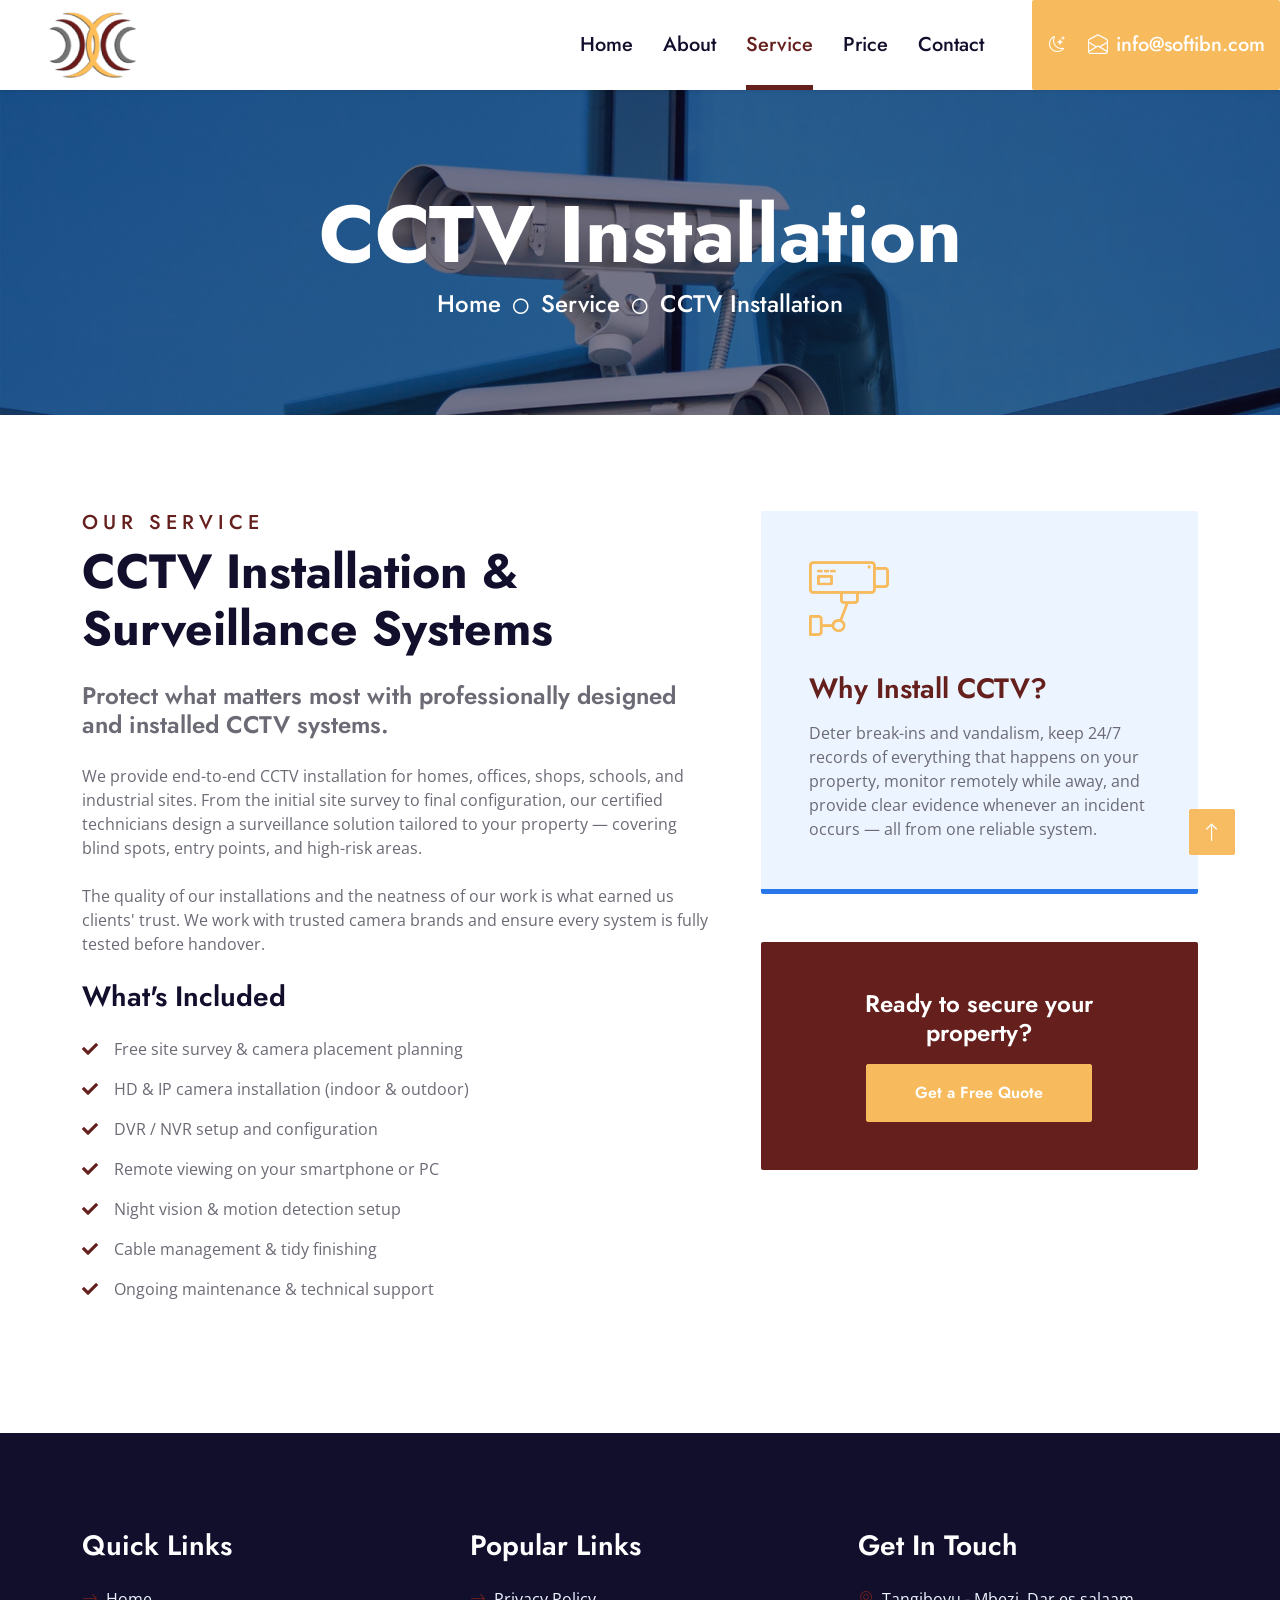
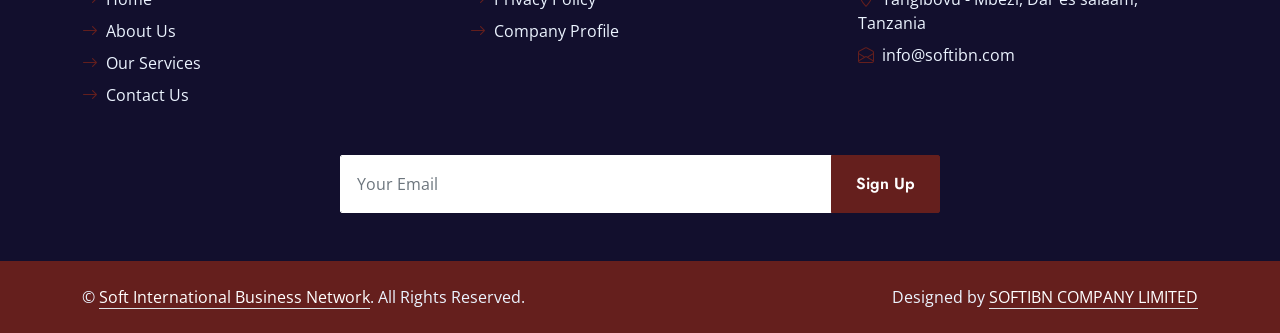
<file: cctv-installation.html>
<!DOCTYPE html>
<html lang="en">

<head>
    <meta charset="utf-8">
    <title>CCTV Installation | Soft International Business Network</title>
    <meta content="width=device-width, initial-scale=1.0" name="viewport">
    <meta content="Professional CCTV installation services for homes and businesses" name="description">

    <!-- Favicon -->
    <link href="img/favicon.ico" rel="icon">

    <!-- Google Web Fonts -->
    <link rel="preconnect" href="https://fonts.gstatic.com">
    <link href="https://fonts.googleapis.com/css2?family=Jost:wght@500;600;700&family=Open+Sans:wght@400;600&display=swap" rel="stylesheet"> 

    <!-- Icon Font Stylesheet -->
    <link href="https://cdnjs.cloudflare.com/ajax/libs/font-awesome/5.10.0/css/all.min.css" rel="stylesheet">
    <link href="https://cdn.jsdelivr.net/npm/bootstrap-icons@1.4.1/font/bootstrap-icons.css" rel="stylesheet">
    <link href="lib/flaticon/font/flaticon.css" rel="stylesheet">

    <!-- Libraries Stylesheet -->
    <link href="lib/owlcarousel/assets/owl.carousel.min.css" rel="stylesheet">
    <link href="lib/animate/animate.min.css" rel="stylesheet">

    <!-- Customized Bootstrap Stylesheet -->
    <link href="css/bootstrap.css" rel="stylesheet">

    <!-- Template Stylesheet -->
    <link href="css/style.css" rel="stylesheet">

    <!-- Dark Theme -->
    <link href="css/dark.css" rel="stylesheet">
    <script>
        if (localStorage.getItem('softibn-theme') === 'dark') {
            document.documentElement.classList.add('dark');
        }
    </script>
</head>

<body>
    <!-- Navbar Start -->
    <nav class="navbar navbar-expand-lg bg-white navbar-light shadow-sm py-3 py-lg-0 px-3 px-lg-0">
        <a href="index.html" class="navbar-brand ms-lg-5">
           <h1 class="display-5 m-0 text-primary"><img src="img/logo_90.png" alt="SOFTIBN"><span class="text-secondary"></span></h1>
        </a>
        <button class="navbar-toggler" type="button" data-bs-toggle="collapse" data-bs-target="#navbarCollapse">
            <span class="navbar-toggler-icon"></span>
        </button>
        <div class="collapse navbar-collapse" id="navbarCollapse">
            <div class="navbar-nav ms-auto py-0">
                <a href="index.html" class="nav-item nav-link">Home</a>
                <a href="about.html" class="nav-item nav-link">About</a>
                <a href="service.html" class="nav-item nav-link active">Service</a>
                <a href="price.html" class="nav-item nav-link">Price</a>
                <a href="contact.html" class="nav-item nav-link">Contact</a>
                <div class="nav-contact bg-secondary text-white ms-lg-5 d-flex align-items-center">
                    <button class="theme-toggle btn d-flex align-items-center justify-content-center" type="button" aria-label="Toggle dark mode" title="Toggle dark mode"><i class="bi bi-moon-stars"></i></button>
                    <a href="#" class="nav-contact-link d-flex align-items-center"><i class="bi bi-envelope-open me-2"></i>info@softibn.com</a>
                </div>
            </div>
        </div>
    </nav>
    <!-- Navbar End -->


    <!-- Hero Start -->
    <div class="container-fluid bg-primary p-5 hero-header mb-5">
        <div class="row py-5">
            <div class="col-12 text-center">
                <h1 class="display-1 text-white animated zoomIn">CCTV Installation</h1>
                <a href="index.html" class="h4 text-white">Home</a>
                <i class="far fa-circle text-white px-2"></i>
                <a href="service.html" class="h4 text-white">Service</a>
                <i class="far fa-circle text-white px-2"></i>
                <span class="h4 text-white">CCTV Installation</span>
            </div>
        </div>
    </div>
    <!-- Hero End -->


    <!-- Service Detail Start -->
    <div class="container-fluid py-5 wow fadeInUp" data-wow-delay="0.1s">
        <div class="container">
            <div class="row gx-5">
                <div class="col-lg-7">
                    <div class="mb-4">
                        <h5 class="text-primary text-uppercase" style="letter-spacing: 5px;">Our Service</h5>
                        <h1 class="display-5 mb-0">CCTV Installation & Surveillance Systems</h1>
                    </div>
                    <h4 class="text-body fst-bold mb-4">Protect what matters most with professionally designed and installed CCTV systems.</h4>
                    <p class="mb-4">We provide end-to-end CCTV installation for homes, offices, shops, schools, and industrial sites. From the initial site survey to final configuration, our certified technicians design a surveillance solution tailored to your property — covering blind spots, entry points, and high-risk areas.</p>
                    <p class="mb-4">The quality of our installations and the neatness of our work is what earned us clients' trust. We work with trusted camera brands and ensure every system is fully tested before handover.</p>

                    <h3 class="mb-4">What's Included</h3>
                    <p><i class="fa fa-check text-primary me-3"></i>Free site survey & camera placement planning</p>
                    <p><i class="fa fa-check text-primary me-3"></i>HD & IP camera installation (indoor & outdoor)</p>
                    <p><i class="fa fa-check text-primary me-3"></i>DVR / NVR setup and configuration</p>
                    <p><i class="fa fa-check text-primary me-3"></i>Remote viewing on your smartphone or PC</p>
                    <p><i class="fa fa-check text-primary me-3"></i>Night vision & motion detection setup</p>
                    <p><i class="fa fa-check text-primary me-3"></i>Cable management & tidy finishing</p>
                    <p><i class="fa fa-check text-primary me-3 mb-4"></i>Ongoing maintenance & technical support</p>
                </div>
                <div class="col-lg-5">
                    <div class="bg-light border-bottom border-5 border-primary rounded p-5 mb-5 wow zoomIn" data-wow-delay="0.3s">
                        <i class="flaticon-cctv d-block display-1 fw-normal text-secondary mb-3"></i>
                        <h3 class="text-primary mb-3">Why Install CCTV?</h3>
                        <p class="mb-0">Deter break-ins and vandalism, keep 24/7 records of everything that happens on your property, monitor remotely while away, and provide clear evidence whenever an incident occurs — all from one reliable system.</p>
                    </div>
                    <div class="bg-primary d-flex flex-column justify-content-center text-center rounded p-5 wow zoomIn" data-wow-delay="0.6s">
                        <h4 class="text-white mb-3">Ready to secure your property?</h4>
                        <a href="contact.html" class="btn btn-secondary py-md-3 px-md-5 mx-auto">Get a Free Quote</a>
                    </div>
                </div>
            </div>
        </div>
    </div>
    <!-- Service Detail End -->


    <!-- Footer Start -->
   <div class="container-fluid bg-dark text-light mt-5 py-5 wow fadeInUp" data-wow-delay="0.1s">
        <div class="container pt-5">
            <div class="row g-5">
                <div class="col-lg-4 col-md-8">
                    <h3 class="text-white mb-4">Quick Links</h3>
                    <div class="d-flex flex-column justify-content-start">
                        <a class="text-light mb-2" href="index.html"><i class="bi bi-arrow-right text-primary me-2"></i>Home</a>
                        <a class="text-light mb-2" href="about.html"><i class="bi bi-arrow-right text-primary me-2"></i>About Us</a>
                        <a class="text-light mb-2" href="service.html"><i class="bi bi-arrow-right text-primary me-2"></i>Our Services</a>
                        <a class="text-light" href="contact.html"><i class="bi bi-arrow-right text-primary me-2"></i>Contact Us</a>
                    </div>
                </div>
                <div class="col-lg-4 col-md-8">
                    <h3 class="text-white mb-4">Popular Links</h3>
                    <div class="d-flex flex-column justify-content-start">
                        <a class="text-light mb-2" href="#"><i class="bi bi-arrow-right text-primary me-2"></i>Privacy Policy</a>
                        <a class="text-light mb-2" href="#"><i class="bi bi-arrow-right text-primary me-2"></i>Company Profile</a>
                    </div>
                </div>
                <div class="col-lg-4 col-md-8">
                    <h3 class="text-white mb-4">Get In Touch</h3>
                    <p class="mb-2"><i class="bi bi-geo-alt text-primary me-2"></i>Tangibovu - Mbezi, Dar es salaam, Tanzania</p>
                    <p class="mb-2"><i class="bi bi-envelope-open text-primary me-2"></i>info@softibn.com</p>
                </div>
                <div class="col-12">
                    <form class="mx-auto" style="max-width: 600px;">
                        <div class="input-group">
                            <input type="text" class="form-control border-white p-3" placeholder="Your Email">
                            <button class="btn btn-primary px-4">Sign Up</button>
                        </div>
                    </form>
                </div>
            </div>
        </div>
    </div>
    <div class="container-fluid bg-primary text-light py-4">
        <div class="container">
            <div class="row g-5">
                <div class="col-md-6 text-center text-md-start">
                    <p class="mb-md-0">&copy; <a class="text-white border-bottom" href="#">Soft International Business Network</a>. All Rights Reserved.</p>
                </div>
                <div class="col-md-6 text-center text-md-end">
                    <p class="mb-0">Designed by <a class="text-white border-bottom" href="https://softibn.com">SOFTIBN COMPANY LIMITED</a></p>
                </div>
            </div>
        </div>
    </div>
    <!-- Footer End -->


    <!-- Back to Top -->
    <a href="#" class="btn btn-lg btn-secondary btn-lg-square rounded back-to-top"><i class="bi bi-arrow-up"></i></a>


    <!-- JavaScript Libraries -->
    <script src="https://code.jquery.com/jquery-3.4.1.min.js"></script>
    <script src="https://cdn.jsdelivr.net/npm/bootstrap@5.0.0/dist/js/bootstrap.bundle.min.js"></script>
    <script src="lib/wow/wow.min.js"></script>
    <script src="lib/easing/easing.min.js"></script>
    <script src="lib/waypoints/waypoints.min.js"></script>
    <script src="lib/owlcarousel/owl.carousel.min.js"></script>

    <!-- Template Javascript -->
    <script src="js/main.js"></script>
</body>

</html>
</file>
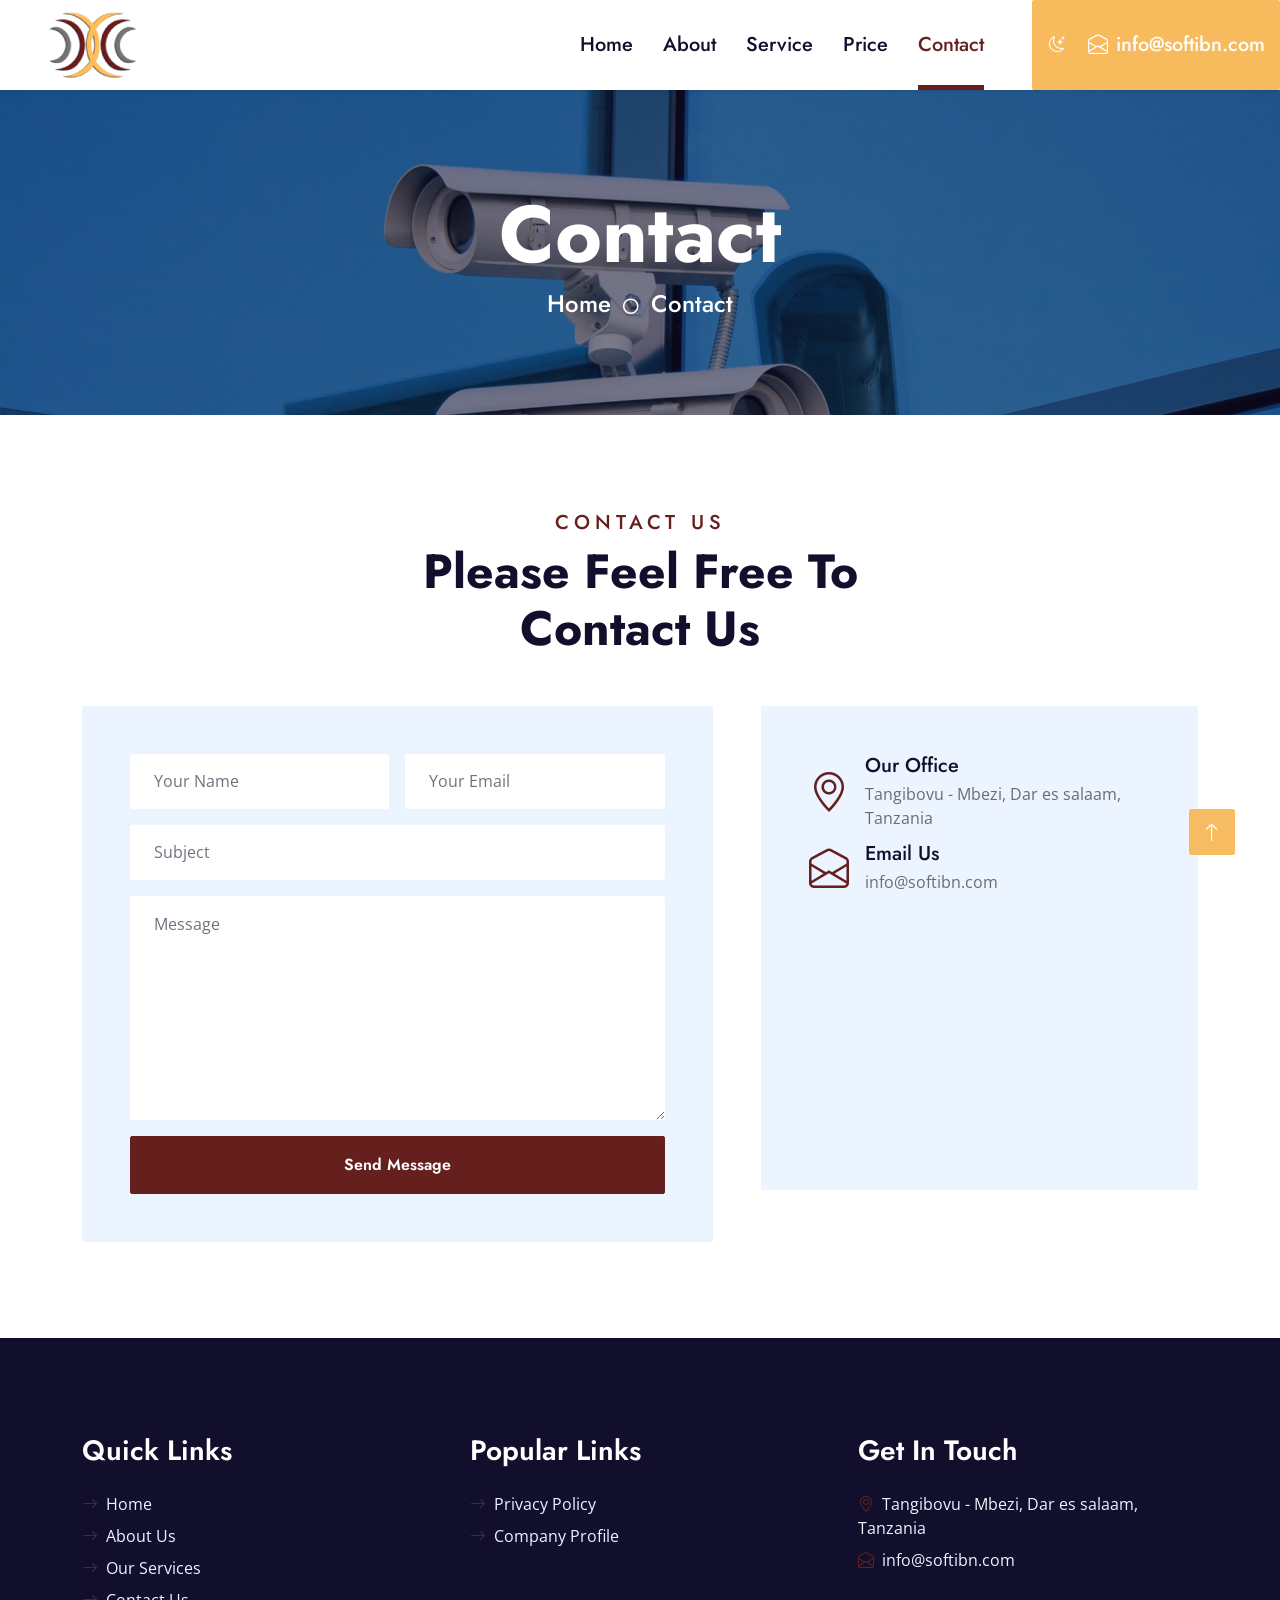
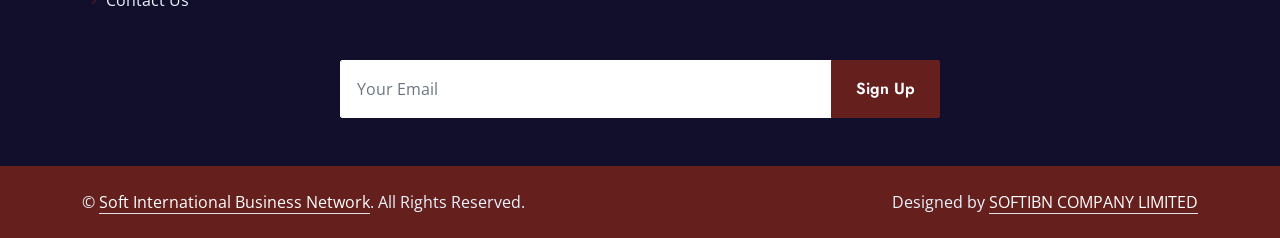
<file: contact.html>
<!DOCTYPE html>
<html lang="en">

<head>
    <meta charset="utf-8">
    <title>Soft International Business Network</title>
    <meta content="width=device-width, initial-scale=1.0" name="viewport">
    <meta content="Free HTML Templates" name="keywords">
    <meta content="Free HTML Templates" name="description">

    <!-- Favicon -->
    <link href="img/favicon.ico" rel="icon">

    <!-- Google Web Fonts -->
    <link rel="preconnect" href="https://fonts.gstatic.com">
    <link href="https://fonts.googleapis.com/css2?family=Jost:wght@500;600;700&family=Open+Sans:wght@400;600&display=swap" rel="stylesheet"> 

    <!-- Icon Font Stylesheet -->
    <link href="https://cdnjs.cloudflare.com/ajax/libs/font-awesome/5.10.0/css/all.min.css" rel="stylesheet">
    <link href="https://cdn.jsdelivr.net/npm/bootstrap-icons@1.4.1/font/bootstrap-icons.css" rel="stylesheet">
    <link href="lib/flaticon/font/flaticon.css" rel="stylesheet">

    <!-- Libraries Stylesheet -->
    <link href="lib/owlcarousel/assets/owl.carousel.min.css" rel="stylesheet">
    <link href="lib/animate/animate.min.css" rel="stylesheet">

    <!-- Customized Bootstrap Stylesheet -->
    <link href="css/bootstrap.css" rel="stylesheet">

    <!-- Template Stylesheet -->
    <link href="css/style.css" rel="stylesheet">

    <!-- Dark Theme -->
    <link href="css/dark.css" rel="stylesheet">
    <script>
        if (localStorage.getItem('softibn-theme') === 'dark') {
            document.documentElement.classList.add('dark');
        }
    </script>
</head>

<body>
    <!-- Navbar Start -->
    <nav class="navbar navbar-expand-lg bg-white navbar-light shadow-sm py-3 py-lg-0 px-3 px-lg-0">
        <a href="index.html" class="navbar-brand ms-lg-5">
           <h1 class="display-5 m-0 text-primary"><img src="img/logo_90.png" alt="SOFTIBN"><span class="text-secondary"></span></h1>
        </a>
        <button class="navbar-toggler" type="button" data-bs-toggle="collapse" data-bs-target="#navbarCollapse">
            <span class="navbar-toggler-icon"></span>
        </button>
        <div class="collapse navbar-collapse" id="navbarCollapse">
            <div class="navbar-nav ms-auto py-0">
                <a href="index.html" class="nav-item nav-link ">Home</a>
                <a href="about.html" class="nav-item nav-link ">About</a>
                <a href="service.html" class="nav-item nav-link">Service</a>
                <a href="price.html" class="nav-item nav-link ">Price</a>
                <!-- <div class="nav-item dropdown"> -->
                    <!-- <a href="#" class="nav-link dropdown-toggle" data-bs-toggle="dropdown">Pages</a>
                    <div class="dropdown-menu m-0">
                        <a href="price.html" class="dropdown-item">Pricing Plan</a>
                        <a href="blog.html" class="dropdown-item">Blog Grid</a>
                        <a href="detail.html" class="dropdown-item">Blog Detail</a>
                        <a href="team.html" class="dropdown-item">The Team</a>
                        <a href="testimonial.html" class="dropdown-item">Testimonial</a>
                    </div>
                </div> -->
                <a href="contact.html" class="nav-item nav-link active">Contact</a>
                <div class="nav-contact bg-secondary text-white ms-lg-5 d-flex align-items-center">
                    <button class="theme-toggle btn d-flex align-items-center justify-content-center" type="button" aria-label="Toggle dark mode" title="Toggle dark mode"><i class="bi bi-moon-stars"></i></button>
                    <a href="#" class="nav-contact-link d-flex align-items-center"><i class="bi bi-envelope-open me-2"></i>info@softibn.com</a>
                </div>
            </div>
        </div>
    </nav>
    <!-- Navbar End -->

    <!-- Hero Start -->
    <div class="container-fluid bg-primary p-5 hero-header mb-5">
        <div class="row py-5">
            <div class="col-12 text-center">
                <h1 class="display-1 text-white animated zoomIn">Contact</h1>
                <a href="" class="h4 text-white">Home</a>
                <i class="far fa-circle text-white px-2"></i>
                <a href="" class="h4 text-white">Contact</a>
            </div>
        </div>
    </div>
    <!-- Hero End -->


    <!-- Contact Start -->
    <div class="container-fluid py-5 wow fadeInUp" data-wow-delay="0.1s">
        <div class="container">
            <div class="text-center mx-auto mb-5" style="max-width: 600px;">
                <h5 class="text-primary text-uppercase" style="letter-spacing: 5px;">Contact Us</h5>
                <h1 class="display-5 mb-0">Please Feel Free To Contact Us</h1>
            </div>
            <div class="row g-5">
                <div class="col-lg-7 wow slideInUp" data-wow-delay="0.3s">
                    <div class="bg-light rounded p-5">
                        <form id="contact-form" action="https://formsubmit.co/info@softibn.com" method="POST">
                            <input type="hidden" name="_subject" value="New Website Contact - SOFTIBN">
                            <input type="hidden" name="_template" value="table">
                            <input type="hidden" name="_captcha" value="false">
                            <input type="text" name="_honey" style="display:none">
                            <div class="row g-3">
                                
                                <div class="col-6">
                                    <input type="text" name="name" class="form-control border-0 px-4" placeholder="Your Name" style="height: 55px;" required>
                                </div>
                                <div class="col-6">
                                    <input type="email" name="email" class="form-control border-0 px-4" placeholder="Your Email" style="height: 55px;" required>
                                </div>
                                <div class="col-12">
                                    <input type="text" name="subject" class="form-control border-0 px-4" placeholder="Subject" style="height: 55px;" required>
                                </div>
                                <div class="col-12">
                                    <textarea name="message" class="form-control border-0 px-4 py-3" rows="8" placeholder="Message" required></textarea>
                                </div>
                                <div class="col-12">
                                    <button class="btn btn-primary w-100 py-3" type="submit">Send Message</button>
                                </div>
                            </div>
                        </form>
                        <div id="form-success" class="alert alert-success mt-3 d-none" role="alert">
                            Thank you! Your message has been sent successfully. We will get back to you soon.
                        </div>
                        <div id="form-error" class="alert alert-danger mt-3 d-none" role="alert">
                            Sorry, something went wrong. Please try again or email us directly at info@softibn.com.
                        </div>
                    </div>
                </div>
                <div class="col-lg-5 wow slideInUp" data-wow-delay="0.6s">
                    <div class="bg-light rounded p-5">
                        <div class="d-flex align-items-center mb-2">
                            <i class="bi bi-geo-alt fs-1 text-primary me-3"></i>
                            <div class="text-start">
                                <h5 class="mb-1">Our Office</h5>
                                <span>Tangibovu - Mbezi, Dar es salaam, Tanzania</span>
                            </div>
                        </div>
                        <div class="d-flex align-items-center mb-2">
                            <i class="bi bi-envelope-open fs-1 text-primary me-3"></i>
                            <div class="text-start">
                                <h5 class="mb-1">Email Us</h5>
                                <span>info@softibn.com</span>
                            </div>
                        </div>
                        <!-- <div class="d-flex align-items-center mb-4">
                            <i class="bi bi-phone-vibrate fs-1 text-primary me-3"></i>
                            <div class="text-start">
                                <h5 class="mb-1">Call Us</h5>
                                <span>+012 345 6789</span>
                            </div>
                        </div> -->
                        <div>
                            <iframe class="position-relative w-100"
                                src=""
                                frameborder="0" style="height: 230px; border:0;" allowfullscreen="" aria-hidden="false"
                                tabindex="0"></iframe>
                        </div>
                    </div>
                </div>
            </div>
        </div>
    </div>
    <!-- Contact End -->


     <!-- Footer Start -->
   <div class="container-fluid bg-dark text-light mt-5 py-5 wow fadeInUp" data-wow-delay="0.1s">
        <div class="container pt-5">
            <div class="row g-5">
                <div class="col-lg-4 col-md-8">
                    <h3 class="text-white mb-4">Quick Links</h3>
                    <div class="d-flex flex-column justify-content-start">
                        <a class="text-light mb-2" href="#"><i class="bi bi-arrow-right text-primary me-2"></i>Home</a>
                        <a class="text-light mb-2" href="#"><i class="bi bi-arrow-right text-primary me-2"></i>About Us</a>
                        <a class="text-light mb-2" href="#"><i class="bi bi-arrow-right text-primary me-2"></i>Our Services</a>
                        <!-- <a class="text-light mb-2" href="#"><i class="bi bi-arrow-right text-primary me-2"></i>La</a> -->
                        <a class="text-light" href="#"><i class="bi bi-arrow-right text-primary me-2"></i>Contact Us</a>
                    </div>
                </div>
                <div class="col-lg-4 col-md-8">
                    <h3 class="text-white mb-4">Popular Links</h3>
                    <div class="d-flex flex-column justify-content-start">
                        <a class="text-light mb-2" href="#"><i class="bi bi-arrow-right text-primary me-2"></i>Privacy Policy</a>
                        <a class="text-light mb-2" href="#"><i class="bi bi-arrow-right text-primary me-2"></i>Company Profile</a>
                        <!-- <a class="text-light mb-2" href="#"><i class="bi bi-arrow-right text-primary me-2"></i>Latest Blog</a> -->
                        <!-- <a class="text-light" href="#"><i class="bi bi-arrow-right text-primary me-2"></i></a> -->
                    </div>
                </div>
                <div class="col-lg-4 col-md-8">
                    <h3 class="text-white mb-4">Get In Touch</h3>
                    <p class="mb-2"><i class="bi bi-geo-alt text-primary me-2"></i>Tangibovu - Mbezi, Dar es salaam, Tanzania</p>
                    <p class="mb-2"><i class="bi bi-envelope-open text-primary me-2"></i>info@softibn.com</p>
                    <!-- <p class="mb-0"><i class="bi bi-telephone text-primary me-2"></i>+012 345 67890</p> -->
                </div>
                <!-- <div class="col-lg-3 col-md-6">
                    <h3 class="text-white mb-4">Follow Us</h3>
                    <div class="d-flex">
                        <a class="btn btn-lg btn-primary btn-lg-square rounded me-2" href="#"><i class="fab fa-twitter fw-normal"></i></a>
                        <a class="btn btn-lg btn-primary btn-lg-square rounded me-2" href="#"><i class="fab fa-facebook-f fw-normal"></i></a>
                        <a class="btn btn-lg btn-primary btn-lg-square rounded me-2" href="#"><i class="fab fa-linkedin-in fw-normal"></i></a>
                        <a class="btn btn-lg btn-primary btn-lg-square rounded" href="#"><i class="fab fa-instagram fw-normal"></i></a>
                    </div>
                </div> -->
                <div class="col-12">
                    <form class="mx-auto" style="max-width: 600px;">
                        <div class="input-group">
                            <input type="text" class="form-control border-white p-3" placeholder="Your Email">
                            <button class="btn btn-primary px-4">Sign Up</button>
                        </div>
                    </form>
                </div>
            </div>
        </div>
    </div>
    <div class="container-fluid bg-primary text-light py-4">
        <div class="container">
            <div class="row g-5">
                <div class="col-md-6 text-center text-md-start">
                    <p class="mb-md-0">&copy; <a class="text-white border-bottom" href="#">Soft International Business Network</a>. All Rights Reserved.</p>
                </div>
                <div class="col-md-6 text-center text-md-end">
                    <p class="mb-0">Designed by <a class="text-white border-bottom" href="https://softibn.com">SOFTIBN COMPANY LIMITED</a></p>
                </div>
            </div>
        </div>
    </div>
    <!-- Footer End -->


    <!-- Back to Top -->
    <a href="#" class="btn btn-lg btn-secondary btn-lg-square rounded back-to-top"><i class="bi bi-arrow-up"></i></a>


    <!-- JavaScript Libraries -->
    <script src="https://code.jquery.com/jquery-3.4.1.min.js"></script>
    <script src="https://cdn.jsdelivr.net/npm/bootstrap@5.0.0/dist/js/bootstrap.bundle.min.js"></script>
    <script src="lib/wow/wow.min.js"></script>
    <script src="lib/easing/easing.min.js"></script>
    <script src="lib/waypoints/waypoints.min.js"></script>
    <script src="lib/owlcarousel/owl.carousel.min.js"></script>

    <!-- Template Javascript -->
    <script src="js/main.js"></script>
    <script>
        (function () {
            var form = document.getElementById('contact-form');
            var success = document.getElementById('form-success');
            var errorBox = document.getElementById('form-error');
            if (!form) return;

            form.addEventListener('submit', function (e) {
                e.preventDefault();
                var btn = form.querySelector('button[type="submit"]');
                btn.disabled = true;
                btn.textContent = 'Sending...';
                success.classList.add('d-none');
                errorBox.classList.add('d-none');

                fetch(form.action.replace('formsubmit.co/', 'formsubmit.co/ajax/'), {
                    method: 'POST',
                    body: new FormData(form),
                    headers: { 'Accept': 'application/json' }
                })
                    .then(function (res) {
                        if (!res.ok) throw new Error('Request failed');
                        return res.json();
                    })
                    .then(function () {
                        form.reset();
                        success.classList.remove('d-none');
                        success.scrollIntoView({ behavior: 'smooth', block: 'center' });
                    })
                    .catch(function () {
                        errorBox.classList.remove('d-none');
                        errorBox.scrollIntoView({ behavior: 'smooth', block: 'center' });
                    })
                    .finally(function () {
                        btn.disabled = false;
                        btn.textContent = 'Send Message';
                    });
            });
        })();
    </script>
</body>

</html>
</file>
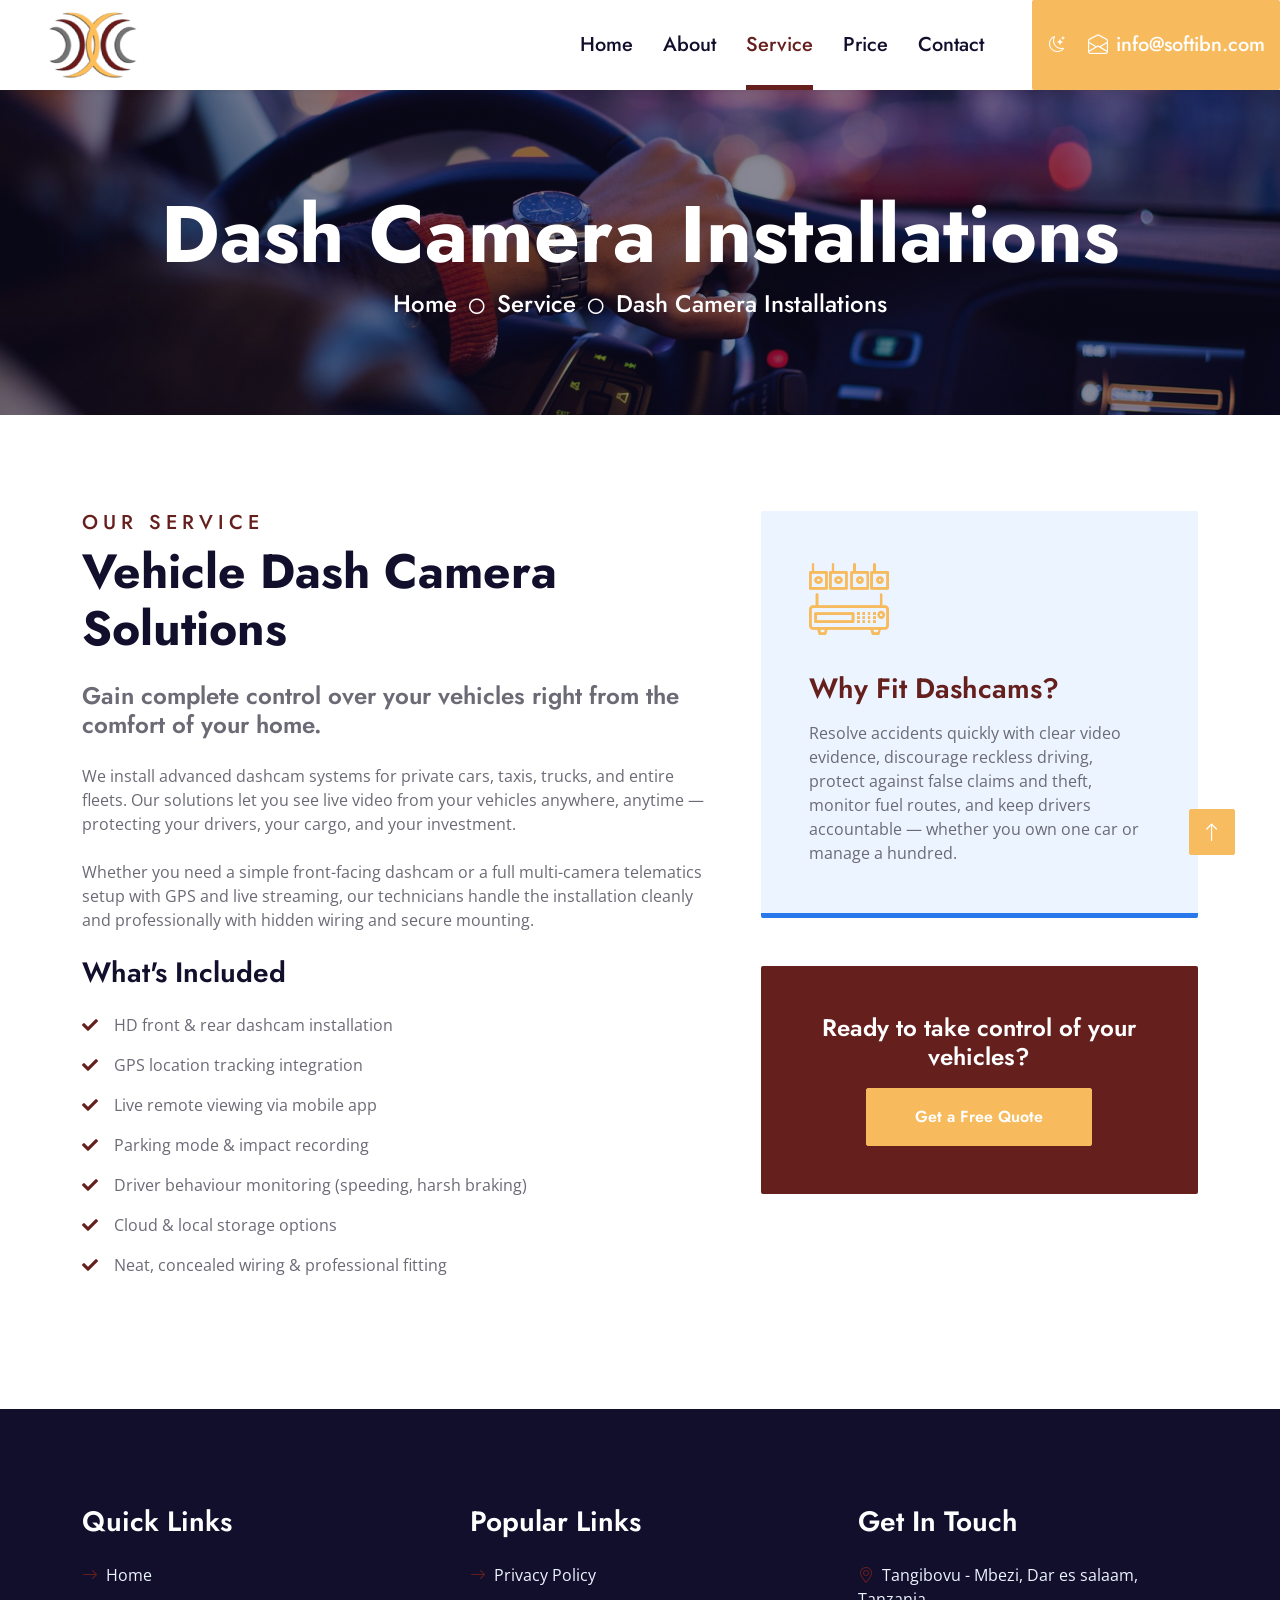
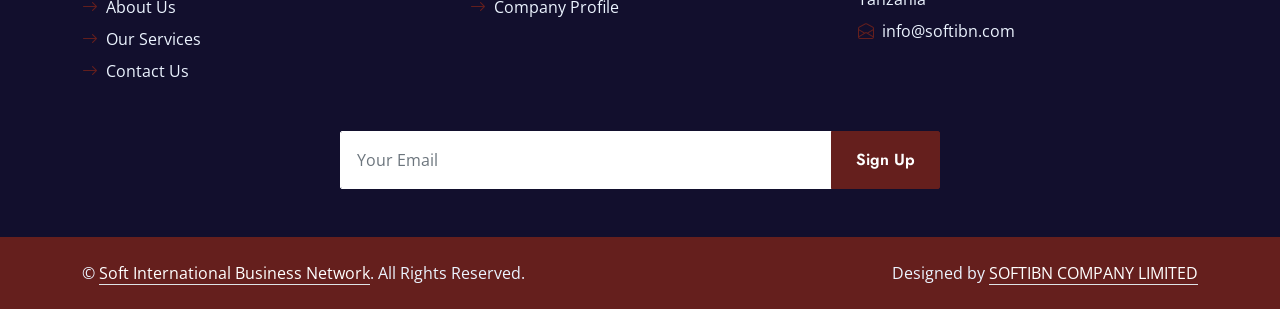
<file: dashcam-installation.html>
<!DOCTYPE html>
<html lang="en">

<head>
    <meta charset="utf-8">
    <title>Dash Camera Installations | Soft International Business Network</title>
    <meta content="width=device-width, initial-scale=1.0" name="viewport">
    <meta content="Professional vehicle dashcam installations for private cars and fleets" name="description">

    <!-- Favicon -->
    <link href="img/favicon.ico" rel="icon">

    <!-- Google Web Fonts -->
    <link rel="preconnect" href="https://fonts.gstatic.com">
    <link href="https://fonts.googleapis.com/css2?family=Jost:wght@500;600;700&family=Open+Sans:wght@400;600&display=swap" rel="stylesheet"> 

    <!-- Icon Font Stylesheet -->
    <link href="https://cdnjs.cloudflare.com/ajax/libs/font-awesome/5.10.0/css/all.min.css" rel="stylesheet">
    <link href="https://cdn.jsdelivr.net/npm/bootstrap-icons@1.4.1/font/bootstrap-icons.css" rel="stylesheet">
    <link href="lib/flaticon/font/flaticon.css" rel="stylesheet">

    <!-- Libraries Stylesheet -->
    <link href="lib/owlcarousel/assets/owl.carousel.min.css" rel="stylesheet">
    <link href="lib/animate/animate.min.css" rel="stylesheet">

    <!-- Customized Bootstrap Stylesheet -->
    <link href="css/bootstrap.css" rel="stylesheet">

    <!-- Template Stylesheet -->
    <link href="css/style.css" rel="stylesheet">

    <!-- Dark Theme -->
    <link href="css/dark.css" rel="stylesheet">
    <script>
        if (localStorage.getItem('softibn-theme') === 'dark') {
            document.documentElement.classList.add('dark');
        }
    </script>
</head>

<body>
    <!-- Navbar Start -->
    <nav class="navbar navbar-expand-lg bg-white navbar-light shadow-sm py-3 py-lg-0 px-3 px-lg-0">
        <a href="index.html" class="navbar-brand ms-lg-5">
           <h1 class="display-5 m-0 text-primary"><img src="img/logo_90.png" alt="SOFTIBN"><span class="text-secondary"></span></h1>
        </a>
        <button class="navbar-toggler" type="button" data-bs-toggle="collapse" data-bs-target="#navbarCollapse">
            <span class="navbar-toggler-icon"></span>
        </button>
        <div class="collapse navbar-collapse" id="navbarCollapse">
            <div class="navbar-nav ms-auto py-0">
                <a href="index.html" class="nav-item nav-link">Home</a>
                <a href="about.html" class="nav-item nav-link">About</a>
                <a href="service.html" class="nav-item nav-link active">Service</a>
                <a href="price.html" class="nav-item nav-link">Price</a>
                <a href="contact.html" class="nav-item nav-link">Contact</a>
                <div class="nav-contact bg-secondary text-white ms-lg-5 d-flex align-items-center">
                    <button class="theme-toggle btn d-flex align-items-center justify-content-center" type="button" aria-label="Toggle dark mode" title="Toggle dark mode"><i class="bi bi-moon-stars"></i></button>
                    <a href="#" class="nav-contact-link d-flex align-items-center"><i class="bi bi-envelope-open me-2"></i>info@softibn.com</a>
                </div>
            </div>
        </div>
    </nav>
    <!-- Navbar End -->


    <!-- Hero Start -->
    <div class="container-fluid bg-primary p-5 hero-header hero-dashcam mb-5">
        <div class="row py-5">
            <div class="col-12 text-center">
                <h1 class="display-1 text-white animated zoomIn">Dash Camera Installations</h1>
                <a href="index.html" class="h4 text-white">Home</a>
                <i class="far fa-circle text-white px-2"></i>
                <a href="service.html" class="h4 text-white">Service</a>
                <i class="far fa-circle text-white px-2"></i>
                <span class="h4 text-white">Dash Camera Installations</span>
            </div>
        </div>
    </div>
    <!-- Hero End -->


    <!-- Service Detail Start -->
    <div class="container-fluid py-5 wow fadeInUp" data-wow-delay="0.1s">
        <div class="container">
            <div class="row gx-5">
                <div class="col-lg-7">
                    <div class="mb-4">
                        <h5 class="text-primary text-uppercase" style="letter-spacing: 5px;">Our Service</h5>
                        <h1 class="display-5 mb-0">Vehicle Dash Camera Solutions</h1>
                    </div>
                    <h4 class="text-body fst-bold mb-4">Gain complete control over your vehicles right from the comfort of your home.</h4>
                    <p class="mb-4">We install advanced dashcam systems for private cars, taxis, trucks, and entire fleets. Our solutions let you see live video from your vehicles anywhere, anytime — protecting your drivers, your cargo, and your investment.</p>
                    <p class="mb-4">Whether you need a simple front-facing dashcam or a full multi-camera telematics setup with GPS and live streaming, our technicians handle the installation cleanly and professionally with hidden wiring and secure mounting.</p>

                    <h3 class="mb-4">What's Included</h3>
                    <p><i class="fa fa-check text-primary me-3"></i>HD front & rear dashcam installation</p>
                    <p><i class="fa fa-check text-primary me-3"></i>GPS location tracking integration</p>
                    <p><i class="fa fa-check text-primary me-3"></i>Live remote viewing via mobile app</p>
                    <p><i class="fa fa-check text-primary me-3"></i>Parking mode & impact recording</p>
                    <p><i class="fa fa-check text-primary me-3"></i>Driver behaviour monitoring (speeding, harsh braking)</p>
                    <p><i class="fa fa-check text-primary me-3"></i>Cloud & local storage options</p>
                    <p><i class="fa fa-check text-primary me-3 mb-4"></i>Neat, concealed wiring & professional fitting</p>
                </div>
                <div class="col-lg-5">
                    <div class="bg-light border-bottom border-5 border-primary rounded p-5 mb-5 wow zoomIn" data-wow-delay="0.3s">
                        <i class="flaticon-surveillance d-block display-1 fw-normal text-secondary mb-3"></i>
                        <h3 class="text-primary mb-3">Why Fit Dashcams?</h3>
                        <p class="mb-0">Resolve accidents quickly with clear video evidence, discourage reckless driving, protect against false claims and theft, monitor fuel routes, and keep drivers accountable — whether you own one car or manage a hundred.</p>
                    </div>
                    <div class="bg-primary d-flex flex-column justify-content-center text-center rounded p-5 wow zoomIn" data-wow-delay="0.6s">
                        <h4 class="text-white mb-3">Ready to take control of your vehicles?</h4>
                        <a href="contact.html" class="btn btn-secondary py-md-3 px-md-5 mx-auto">Get a Free Quote</a>
                    </div>
                </div>
            </div>
        </div>
    </div>
    <!-- Service Detail End -->


    <!-- Footer Start -->
   <div class="container-fluid bg-dark text-light mt-5 py-5 wow fadeInUp" data-wow-delay="0.1s">
        <div class="container pt-5">
            <div class="row g-5">
                <div class="col-lg-4 col-md-8">
                    <h3 class="text-white mb-4">Quick Links</h3>
                    <div class="d-flex flex-column justify-content-start">
                        <a class="text-light mb-2" href="index.html"><i class="bi bi-arrow-right text-primary me-2"></i>Home</a>
                        <a class="text-light mb-2" href="about.html"><i class="bi bi-arrow-right text-primary me-2"></i>About Us</a>
                        <a class="text-light mb-2" href="service.html"><i class="bi bi-arrow-right text-primary me-2"></i>Our Services</a>
                        <a class="text-light" href="contact.html"><i class="bi bi-arrow-right text-primary me-2"></i>Contact Us</a>
                    </div>
                </div>
                <div class="col-lg-4 col-md-8">
                    <h3 class="text-white mb-4">Popular Links</h3>
                    <div class="d-flex flex-column justify-content-start">
                        <a class="text-light mb-2" href="#"><i class="bi bi-arrow-right text-primary me-2"></i>Privacy Policy</a>
                        <a class="text-light mb-2" href="#"><i class="bi bi-arrow-right text-primary me-2"></i>Company Profile</a>
                    </div>
                </div>
                <div class="col-lg-4 col-md-8">
                    <h3 class="text-white mb-4">Get In Touch</h3>
                    <p class="mb-2"><i class="bi bi-geo-alt text-primary me-2"></i>Tangibovu - Mbezi, Dar es salaam, Tanzania</p>
                    <p class="mb-2"><i class="bi bi-envelope-open text-primary me-2"></i>info@softibn.com</p>
                </div>
                <div class="col-12">
                    <form class="mx-auto" style="max-width: 600px;">
                        <div class="input-group">
                            <input type="text" class="form-control border-white p-3" placeholder="Your Email">
                            <button class="btn btn-primary px-4">Sign Up</button>
                        </div>
                    </form>
                </div>
            </div>
        </div>
    </div>
    <div class="container-fluid bg-primary text-light py-4">
        <div class="container">
            <div class="row g-5">
                <div class="col-md-6 text-center text-md-start">
                    <p class="mb-md-0">&copy; <a class="text-white border-bottom" href="#">Soft International Business Network</a>. All Rights Reserved.</p>
                </div>
                <div class="col-md-6 text-center text-md-end">
                    <p class="mb-0">Designed by <a class="text-white border-bottom" href="https://softibn.com">SOFTIBN COMPANY LIMITED</a></p>
                </div>
            </div>
        </div>
    </div>
    <!-- Footer End -->


    <!-- Back to Top -->
    <a href="#" class="btn btn-lg btn-secondary btn-lg-square rounded back-to-top"><i class="bi bi-arrow-up"></i></a>


    <!-- JavaScript Libraries -->
    <script src="https://code.jquery.com/jquery-3.4.1.min.js"></script>
    <script src="https://cdn.jsdelivr.net/npm/bootstrap@5.0.0/dist/js/bootstrap.bundle.min.js"></script>
    <script src="lib/wow/wow.min.js"></script>
    <script src="lib/easing/easing.min.js"></script>
    <script src="lib/waypoints/waypoints.min.js"></script>
    <script src="lib/owlcarousel/owl.carousel.min.js"></script>

    <!-- Template Javascript -->
    <script src="js/main.js"></script>
</body>

</html>
</file>
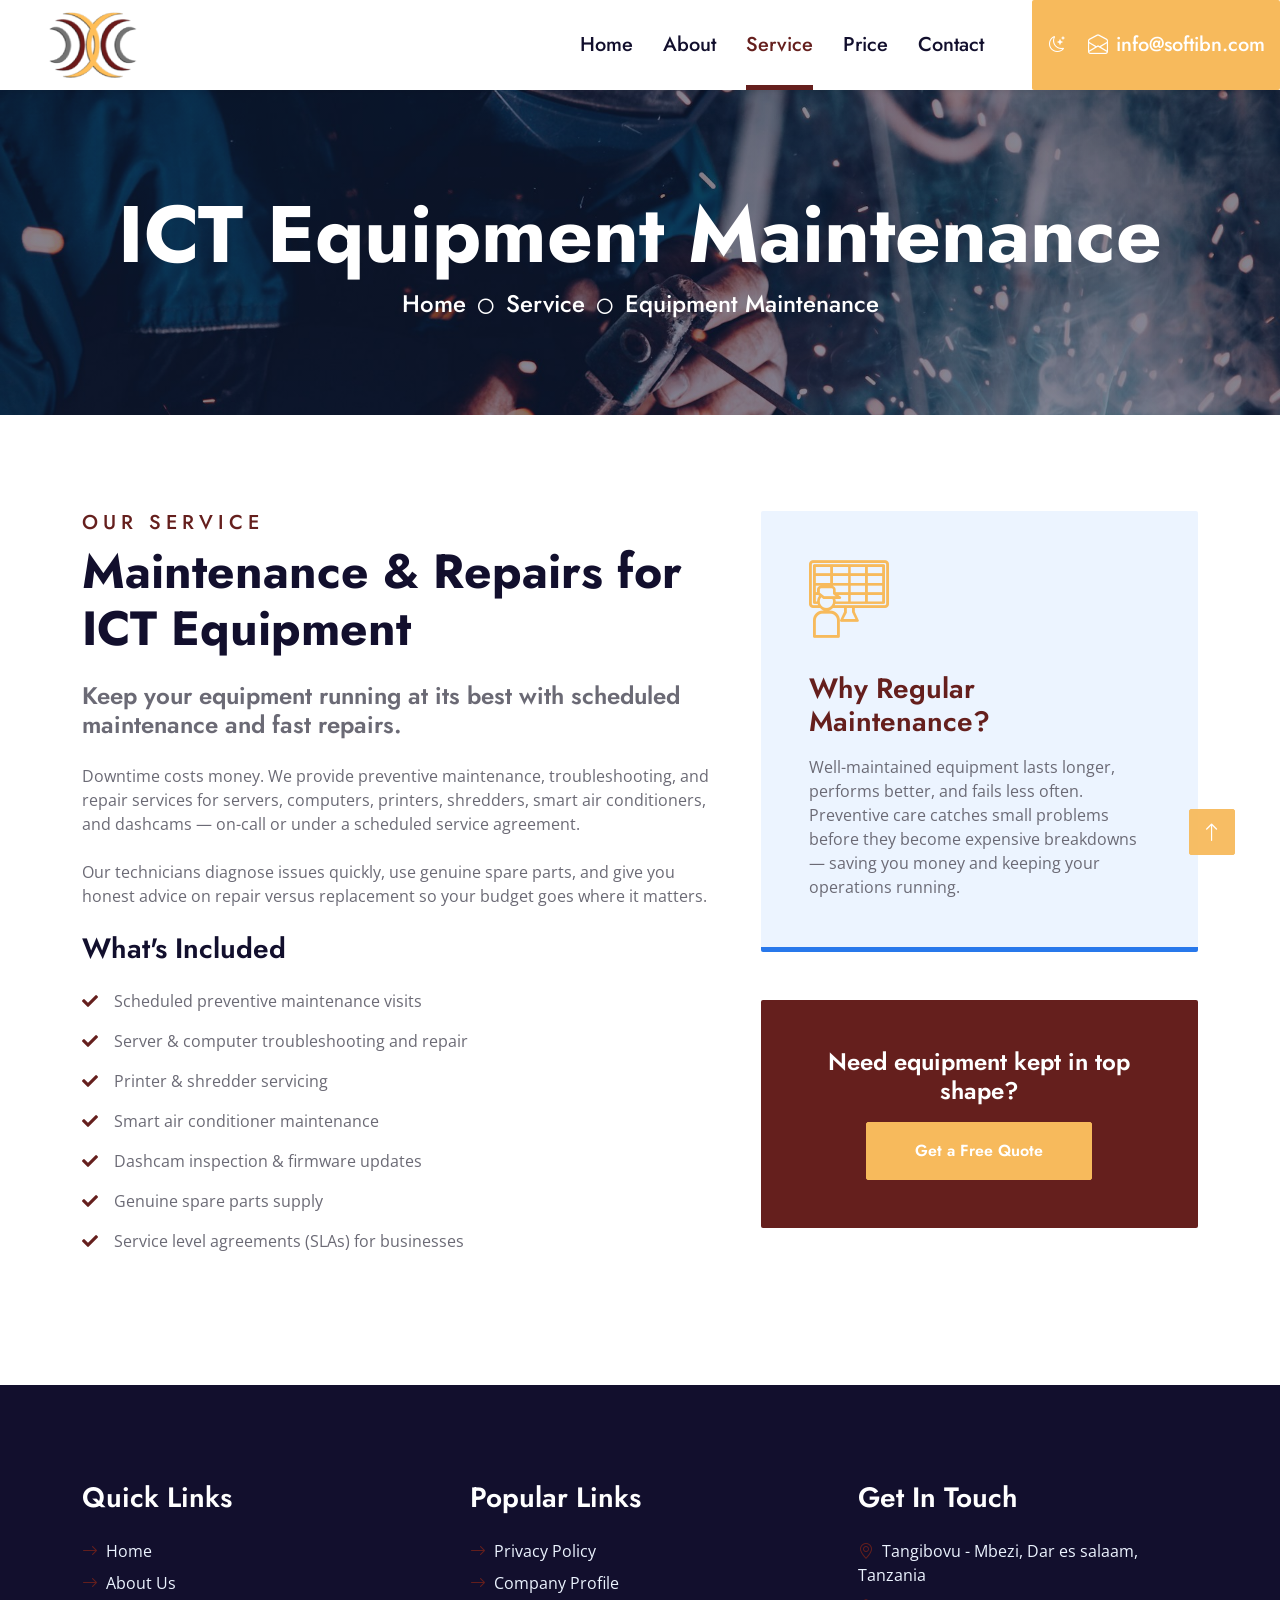
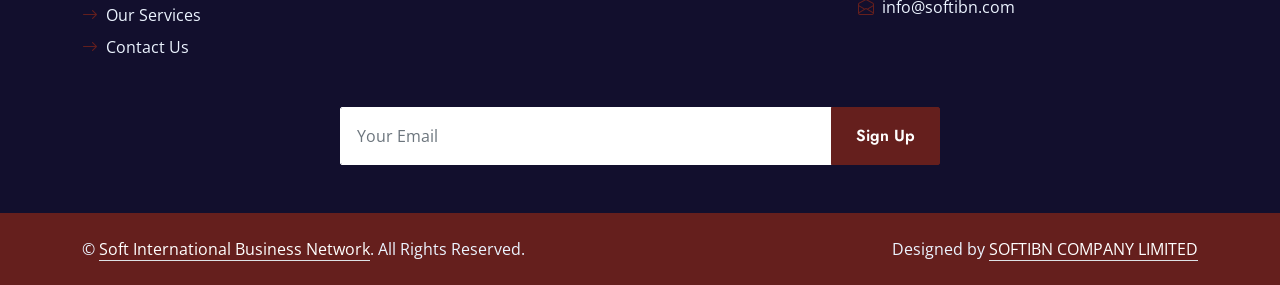
<file: equipment-maintenance.html>
<!DOCTYPE html>
<html lang="en">

<head>
    <meta charset="utf-8">
    <title>ICT Equipment Maintenance | Soft International Business Network</title>
    <meta content="width=device-width, initial-scale=1.0" name="viewport">
    <meta content="Maintenance services for servers, computers, printers, smart ACs and dashcams" name="description">

    <!-- Favicon -->
    <link href="img/favicon.ico" rel="icon">

    <!-- Google Web Fonts -->
    <link rel="preconnect" href="https://fonts.gstatic.com">
    <link href="https://fonts.googleapis.com/css2?family=Jost:wght@500;600;700&family=Open+Sans:wght@400;600&display=swap" rel="stylesheet"> 

    <!-- Icon Font Stylesheet -->
    <link href="https://cdnjs.cloudflare.com/ajax/libs/font-awesome/5.10.0/css/all.min.css" rel="stylesheet">
    <link href="https://cdn.jsdelivr.net/npm/bootstrap-icons@1.4.1/font/bootstrap-icons.css" rel="stylesheet">
    <link href="lib/flaticon/font/flaticon.css" rel="stylesheet">

    <!-- Libraries Stylesheet -->
    <link href="lib/owlcarousel/assets/owl.carousel.min.css" rel="stylesheet">
    <link href="lib/animate/animate.min.css" rel="stylesheet">

    <!-- Customized Bootstrap Stylesheet -->
    <link href="css/bootstrap.css" rel="stylesheet">

    <!-- Template Stylesheet -->
    <link href="css/style.css" rel="stylesheet">

    <!-- Dark Theme -->
    <link href="css/dark.css" rel="stylesheet">
    <script>
        if (localStorage.getItem('softibn-theme') === 'dark') {
            document.documentElement.classList.add('dark');
        }
    </script>
</head>

<body>
    <!-- Navbar Start -->
    <nav class="navbar navbar-expand-lg bg-white navbar-light shadow-sm py-3 py-lg-0 px-3 px-lg-0">
        <a href="index.html" class="navbar-brand ms-lg-5">
           <h1 class="display-5 m-0 text-primary"><img src="img/logo_90.png" alt="SOFTIBN"><span class="text-secondary"></span></h1>
        </a>
        <button class="navbar-toggler" type="button" data-bs-toggle="collapse" data-bs-target="#navbarCollapse">
            <span class="navbar-toggler-icon"></span>
        </button>
        <div class="collapse navbar-collapse" id="navbarCollapse">
            <div class="navbar-nav ms-auto py-0">
                <a href="index.html" class="nav-item nav-link">Home</a>
                <a href="about.html" class="nav-item nav-link">About</a>
                <a href="service.html" class="nav-item nav-link active">Service</a>
                <a href="price.html" class="nav-item nav-link">Price</a>
                <a href="contact.html" class="nav-item nav-link">Contact</a>
                <div class="nav-contact bg-secondary text-white ms-lg-5 d-flex align-items-center">
                    <button class="theme-toggle btn d-flex align-items-center justify-content-center" type="button" aria-label="Toggle dark mode" title="Toggle dark mode"><i class="bi bi-moon-stars"></i></button>
                    <a href="#" class="nav-contact-link d-flex align-items-center"><i class="bi bi-envelope-open me-2"></i>info@softibn.com</a>
                </div>
            </div>
        </div>
    </nav>
    <!-- Navbar End -->


    <!-- Hero Start -->
    <div class="container-fluid bg-primary p-5 hero-header hero-maintenance mb-5">
        <div class="row py-5">
            <div class="col-12 text-center">
                <h1 class="display-1 text-white animated zoomIn">ICT Equipment Maintenance</h1>
                <a href="index.html" class="h4 text-white">Home</a>
                <i class="far fa-circle text-white px-2"></i>
                <a href="service.html" class="h4 text-white">Service</a>
                <i class="far fa-circle text-white px-2"></i>
                <span class="h4 text-white">Equipment Maintenance</span>
            </div>
        </div>
    </div>
    <!-- Hero End -->


    <!-- Service Detail Start -->
    <div class="container-fluid py-5 wow fadeInUp" data-wow-delay="0.1s">
        <div class="container">
            <div class="row gx-5">
                <div class="col-lg-7">
                    <div class="mb-4">
                        <h5 class="text-primary text-uppercase" style="letter-spacing: 5px;">Our Service</h5>
                        <h1 class="display-5 mb-0">Maintenance & Repairs for ICT Equipment</h1>
                    </div>
                    <h4 class="text-body fst-bold mb-4">Keep your equipment running at its best with scheduled maintenance and fast repairs.</h4>
                    <p class="mb-4">Downtime costs money. We provide preventive maintenance, troubleshooting, and repair services for servers, computers, printers, shredders, smart air conditioners, and dashcams — on-call or under a scheduled service agreement.</p>
                    <p class="mb-4">Our technicians diagnose issues quickly, use genuine spare parts, and give you honest advice on repair versus replacement so your budget goes where it matters.</p>

                    <h3 class="mb-4">What's Included</h3>
                    <p><i class="fa fa-check text-primary me-3"></i>Scheduled preventive maintenance visits</p>
                    <p><i class="fa fa-check text-primary me-3"></i>Server & computer troubleshooting and repair</p>
                    <p><i class="fa fa-check text-primary me-3"></i>Printer & shredder servicing</p>
                    <p><i class="fa fa-check text-primary me-3"></i>Smart air conditioner maintenance</p>
                    <p><i class="fa fa-check text-primary me-3"></i>Dashcam inspection & firmware updates</p>
                    <p><i class="fa fa-check text-primary me-3"></i>Genuine spare parts supply</p>
                    <p><i class="fa fa-check text-primary me-3 mb-4"></i>Service level agreements (SLAs) for businesses</p>
                </div>
                <div class="col-lg-5">
                    <div class="bg-light border-bottom border-5 border-primary rounded p-5 mb-5 wow zoomIn" data-wow-delay="0.3s">
                        <i class="flaticon-security-system d-block display-1 fw-normal text-secondary mb-3"></i>
                        <h3 class="text-primary mb-3">Why Regular Maintenance?</h3>
                        <p class="mb-0">Well-maintained equipment lasts longer, performs better, and fails less often. Preventive care catches small problems before they become expensive breakdowns — saving you money and keeping your operations running.</p>
                    </div>
                    <div class="bg-primary d-flex flex-column justify-content-center text-center rounded p-5 wow zoomIn" data-wow-delay="0.6s">
                        <h4 class="text-white mb-3">Need equipment kept in top shape?</h4>
                        <a href="contact.html" class="btn btn-secondary py-md-3 px-md-5 mx-auto">Get a Free Quote</a>
                    </div>
                </div>
            </div>
        </div>
    </div>
    <!-- Service Detail End -->


    <!-- Footer Start -->
   <div class="container-fluid bg-dark text-light mt-5 py-5 wow fadeInUp" data-wow-delay="0.1s">
        <div class="container pt-5">
            <div class="row g-5">
                <div class="col-lg-4 col-md-8">
                    <h3 class="text-white mb-4">Quick Links</h3>
                    <div class="d-flex flex-column justify-content-start">
                        <a class="text-light mb-2" href="index.html"><i class="bi bi-arrow-right text-primary me-2"></i>Home</a>
                        <a class="text-light mb-2" href="about.html"><i class="bi bi-arrow-right text-primary me-2"></i>About Us</a>
                        <a class="text-light mb-2" href="service.html"><i class="bi bi-arrow-right text-primary me-2"></i>Our Services</a>
                        <a class="text-light" href="contact.html"><i class="bi bi-arrow-right text-primary me-2"></i>Contact Us</a>
                    </div>
                </div>
                <div class="col-lg-4 col-md-8">
                    <h3 class="text-white mb-4">Popular Links</h3>
                    <div class="d-flex flex-column justify-content-start">
                        <a class="text-light mb-2" href="#"><i class="bi bi-arrow-right text-primary me-2"></i>Privacy Policy</a>
                        <a class="text-light mb-2" href="#"><i class="bi bi-arrow-right text-primary me-2"></i>Company Profile</a>
                    </div>
                </div>
                <div class="col-lg-4 col-md-8">
                    <h3 class="text-white mb-4">Get In Touch</h3>
                    <p class="mb-2"><i class="bi bi-geo-alt text-primary me-2"></i>Tangibovu - Mbezi, Dar es salaam, Tanzania</p>
                    <p class="mb-2"><i class="bi bi-envelope-open text-primary me-2"></i>info@softibn.com</p>
                </div>
                <div class="col-12">
                    <form class="mx-auto" style="max-width: 600px;">
                        <div class="input-group">
                            <input type="text" class="form-control border-white p-3" placeholder="Your Email">
                            <button class="btn btn-primary px-4">Sign Up</button>
                        </div>
                    </form>
                </div>
            </div>
        </div>
    </div>
    <div class="container-fluid bg-primary text-light py-4">
        <div class="container">
            <div class="row g-5">
                <div class="col-md-6 text-center text-md-start">
                    <p class="mb-md-0">&copy; <a class="text-white border-bottom" href="#">Soft International Business Network</a>. All Rights Reserved.</p>
                </div>
                <div class="col-md-6 text-center text-md-end">
                    <p class="mb-0">Designed by <a class="text-white border-bottom" href="https://softibn.com">SOFTIBN COMPANY LIMITED</a></p>
                </div>
            </div>
        </div>
    </div>
    <!-- Footer End -->


    <!-- Back to Top -->
    <a href="#" class="btn btn-lg btn-secondary btn-lg-square rounded back-to-top"><i class="bi bi-arrow-up"></i></a>


    <!-- JavaScript Libraries -->
    <script src="https://code.jquery.com/jquery-3.4.1.min.js"></script>
    <script src="https://cdn.jsdelivr.net/npm/bootstrap@5.0.0/dist/js/bootstrap.bundle.min.js"></script>
    <script src="lib/wow/wow.min.js"></script>
    <script src="lib/easing/easing.min.js"></script>
    <script src="lib/waypoints/waypoints.min.js"></script>
    <script src="lib/owlcarousel/owl.carousel.min.js"></script>

    <!-- Template Javascript -->
    <script src="js/main.js"></script>
</body>

</html>
</file>
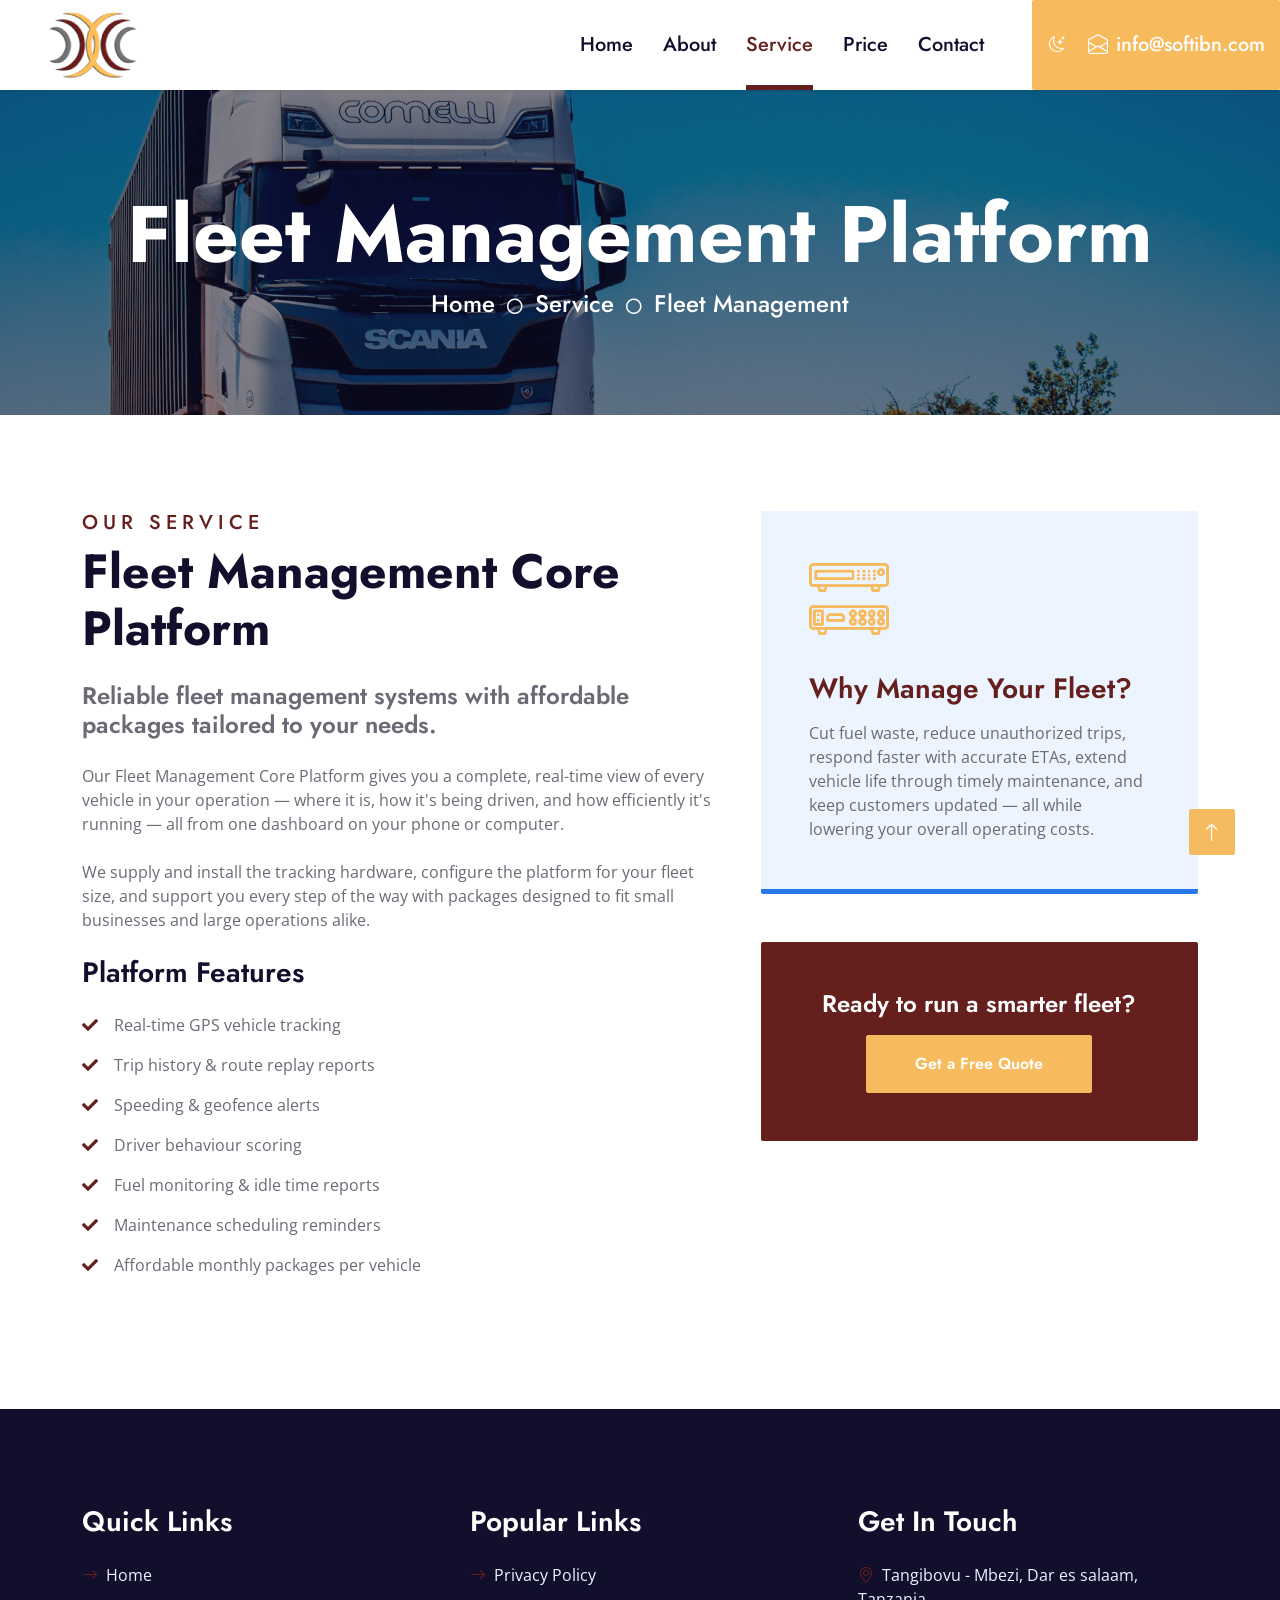
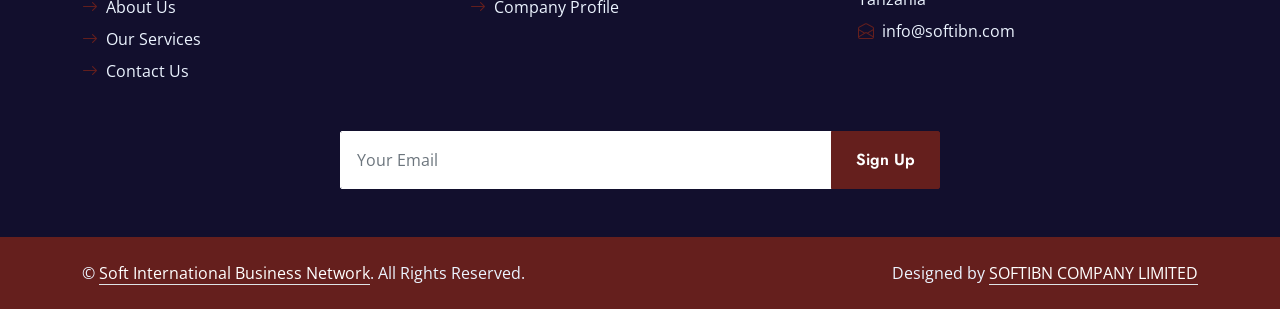
<file: fleet-management.html>
<!DOCTYPE html>
<html lang="en">

<head>
    <meta charset="utf-8">
    <title>Fleet Management Platform | Soft International Business Network</title>
    <meta content="width=device-width, initial-scale=1.0" name="viewport">
    <meta content="Reliable fleet management systems with affordable packages" name="description">

    <!-- Favicon -->
    <link href="img/favicon.ico" rel="icon">

    <!-- Google Web Fonts -->
    <link rel="preconnect" href="https://fonts.gstatic.com">
    <link href="https://fonts.googleapis.com/css2?family=Jost:wght@500;600;700&family=Open+Sans:wght@400;600&display=swap" rel="stylesheet"> 

    <!-- Icon Font Stylesheet -->
    <link href="https://cdnjs.cloudflare.com/ajax/libs/font-awesome/5.10.0/css/all.min.css" rel="stylesheet">
    <link href="https://cdn.jsdelivr.net/npm/bootstrap-icons@1.4.1/font/bootstrap-icons.css" rel="stylesheet">
    <link href="lib/flaticon/font/flaticon.css" rel="stylesheet">

    <!-- Libraries Stylesheet -->
    <link href="lib/owlcarousel/assets/owl.carousel.min.css" rel="stylesheet">
    <link href="lib/animate/animate.min.css" rel="stylesheet">

    <!-- Customized Bootstrap Stylesheet -->
    <link href="css/bootstrap.css" rel="stylesheet">

    <!-- Template Stylesheet -->
    <link href="css/style.css" rel="stylesheet">

    <!-- Dark Theme -->
    <link href="css/dark.css" rel="stylesheet">
    <script>
        if (localStorage.getItem('softibn-theme') === 'dark') {
            document.documentElement.classList.add('dark');
        }
    </script>
</head>

<body>
    <!-- Navbar Start -->
    <nav class="navbar navbar-expand-lg bg-white navbar-light shadow-sm py-3 py-lg-0 px-3 px-lg-0">
        <a href="index.html" class="navbar-brand ms-lg-5">
           <h1 class="display-5 m-0 text-primary"><img src="img/logo_90.png" alt="SOFTIBN"><span class="text-secondary"></span></h1>
        </a>
        <button class="navbar-toggler" type="button" data-bs-toggle="collapse" data-bs-target="#navbarCollapse">
            <span class="navbar-toggler-icon"></span>
        </button>
        <div class="collapse navbar-collapse" id="navbarCollapse">
            <div class="navbar-nav ms-auto py-0">
                <a href="index.html" class="nav-item nav-link">Home</a>
                <a href="about.html" class="nav-item nav-link">About</a>
                <a href="service.html" class="nav-item nav-link active">Service</a>
                <a href="price.html" class="nav-item nav-link">Price</a>
                <a href="contact.html" class="nav-item nav-link">Contact</a>
                <div class="nav-contact bg-secondary text-white ms-lg-5 d-flex align-items-center">
                    <button class="theme-toggle btn d-flex align-items-center justify-content-center" type="button" aria-label="Toggle dark mode" title="Toggle dark mode"><i class="bi bi-moon-stars"></i></button>
                    <a href="#" class="nav-contact-link d-flex align-items-center"><i class="bi bi-envelope-open me-2"></i>info@softibn.com</a>
                </div>
            </div>
        </div>
    </nav>
    <!-- Navbar End -->


    <!-- Hero Start -->
    <div class="container-fluid bg-primary p-5 hero-header hero-fleet mb-5">
        <div class="row py-5">
            <div class="col-12 text-center">
                <h1 class="display-1 text-white animated zoomIn">Fleet Management Platform</h1>
                <a href="index.html" class="h4 text-white">Home</a>
                <i class="far fa-circle text-white px-2"></i>
                <a href="service.html" class="h4 text-white">Service</a>
                <i class="far fa-circle text-white px-2"></i>
                <span class="h4 text-white">Fleet Management</span>
            </div>
        </div>
    </div>
    <!-- Hero End -->


    <!-- Service Detail Start -->
    <div class="container-fluid py-5 wow fadeInUp" data-wow-delay="0.1s">
        <div class="container">
            <div class="row gx-5">
                <div class="col-lg-7">
                    <div class="mb-4">
                        <h5 class="text-primary text-uppercase" style="letter-spacing: 5px;">Our Service</h5>
                        <h1 class="display-5 mb-0">Fleet Management Core Platform</h1>
                    </div>
                    <h4 class="text-body fst-bold mb-4">Reliable fleet management systems with affordable packages tailored to your needs.</h4>
                    <p class="mb-4">Our Fleet Management Core Platform gives you a complete, real-time view of every vehicle in your operation — where it is, how it's being driven, and how efficiently it's running — all from one dashboard on your phone or computer.</p>
                    <p class="mb-4">We supply and install the tracking hardware, configure the platform for your fleet size, and support you every step of the way with packages designed to fit small businesses and large operations alike.</p>

                    <h3 class="mb-4">Platform Features</h3>
                    <p><i class="fa fa-check text-primary me-3"></i>Real-time GPS vehicle tracking</p>
                    <p><i class="fa fa-check text-primary me-3"></i>Trip history & route replay reports</p>
                    <p><i class="fa fa-check text-primary me-3"></i>Speeding & geofence alerts</p>
                    <p><i class="fa fa-check text-primary me-3"></i>Driver behaviour scoring</p>
                    <p><i class="fa fa-check text-primary me-3"></i>Fuel monitoring & idle time reports</p>
                    <p><i class="fa fa-check text-primary me-3"></i>Maintenance scheduling reminders</p>
                    <p><i class="fa fa-check text-primary me-3 mb-4"></i>Affordable monthly packages per vehicle</p>
                </div>
                <div class="col-lg-5">
                    <div class="bg-light border-bottom border-5 border-primary rounded p-5 mb-5 wow zoomIn" data-wow-delay="0.3s">
                        <i class="flaticon-recorder d-block display-1 fw-normal text-secondary mb-3"></i>
                        <h3 class="text-primary mb-3">Why Manage Your Fleet?</h3>
                        <p class="mb-0">Cut fuel waste, reduce unauthorized trips, respond faster with accurate ETAs, extend vehicle life through timely maintenance, and keep customers updated — all while lowering your overall operating costs.</p>
                    </div>
                    <div class="bg-primary d-flex flex-column justify-content-center text-center rounded p-5 wow zoomIn" data-wow-delay="0.6s">
                        <h4 class="text-white mb-3">Ready to run a smarter fleet?</h4>
                        <a href="contact.html" class="btn btn-secondary py-md-3 px-md-5 mx-auto">Get a Free Quote</a>
                    </div>
                </div>
            </div>
        </div>
    </div>
    <!-- Service Detail End -->


    <!-- Footer Start -->
   <div class="container-fluid bg-dark text-light mt-5 py-5 wow fadeInUp" data-wow-delay="0.1s">
        <div class="container pt-5">
            <div class="row g-5">
                <div class="col-lg-4 col-md-8">
                    <h3 class="text-white mb-4">Quick Links</h3>
                    <div class="d-flex flex-column justify-content-start">
                        <a class="text-light mb-2" href="index.html"><i class="bi bi-arrow-right text-primary me-2"></i>Home</a>
                        <a class="text-light mb-2" href="about.html"><i class="bi bi-arrow-right text-primary me-2"></i>About Us</a>
                        <a class="text-light mb-2" href="service.html"><i class="bi bi-arrow-right text-primary me-2"></i>Our Services</a>
                        <a class="text-light" href="contact.html"><i class="bi bi-arrow-right text-primary me-2"></i>Contact Us</a>
                    </div>
                </div>
                <div class="col-lg-4 col-md-8">
                    <h3 class="text-white mb-4">Popular Links</h3>
                    <div class="d-flex flex-column justify-content-start">
                        <a class="text-light mb-2" href="#"><i class="bi bi-arrow-right text-primary me-2"></i>Privacy Policy</a>
                        <a class="text-light mb-2" href="#"><i class="bi bi-arrow-right text-primary me-2"></i>Company Profile</a>
                    </div>
                </div>
                <div class="col-lg-4 col-md-8">
                    <h3 class="text-white mb-4">Get In Touch</h3>
                    <p class="mb-2"><i class="bi bi-geo-alt text-primary me-2"></i>Tangibovu - Mbezi, Dar es salaam, Tanzania</p>
                    <p class="mb-2"><i class="bi bi-envelope-open text-primary me-2"></i>info@softibn.com</p>
                </div>
                <div class="col-12">
                    <form class="mx-auto" style="max-width: 600px;">
                        <div class="input-group">
                            <input type="text" class="form-control border-white p-3" placeholder="Your Email">
                            <button class="btn btn-primary px-4">Sign Up</button>
                        </div>
                    </form>
                </div>
            </div>
        </div>
    </div>
    <div class="container-fluid bg-primary text-light py-4">
        <div class="container">
            <div class="row g-5">
                <div class="col-md-6 text-center text-md-start">
                    <p class="mb-md-0">&copy; <a class="text-white border-bottom" href="#">Soft International Business Network</a>. All Rights Reserved.</p>
                </div>
                <div class="col-md-6 text-center text-md-end">
                    <p class="mb-0">Designed by <a class="text-white border-bottom" href="https://softibn.com">SOFTIBN COMPANY LIMITED</a></p>
                </div>
            </div>
        </div>
    </div>
    <!-- Footer End -->


    <!-- Back to Top -->
    <a href="#" class="btn btn-lg btn-secondary btn-lg-square rounded back-to-top"><i class="bi bi-arrow-up"></i></a>


    <!-- JavaScript Libraries -->
    <script src="https://code.jquery.com/jquery-3.4.1.min.js"></script>
    <script src="https://cdn.jsdelivr.net/npm/bootstrap@5.0.0/dist/js/bootstrap.bundle.min.js"></script>
    <script src="lib/wow/wow.min.js"></script>
    <script src="lib/easing/easing.min.js"></script>
    <script src="lib/waypoints/waypoints.min.js"></script>
    <script src="lib/owlcarousel/owl.carousel.min.js"></script>

    <!-- Template Javascript -->
    <script src="js/main.js"></script>
</body>

</html>
</file>
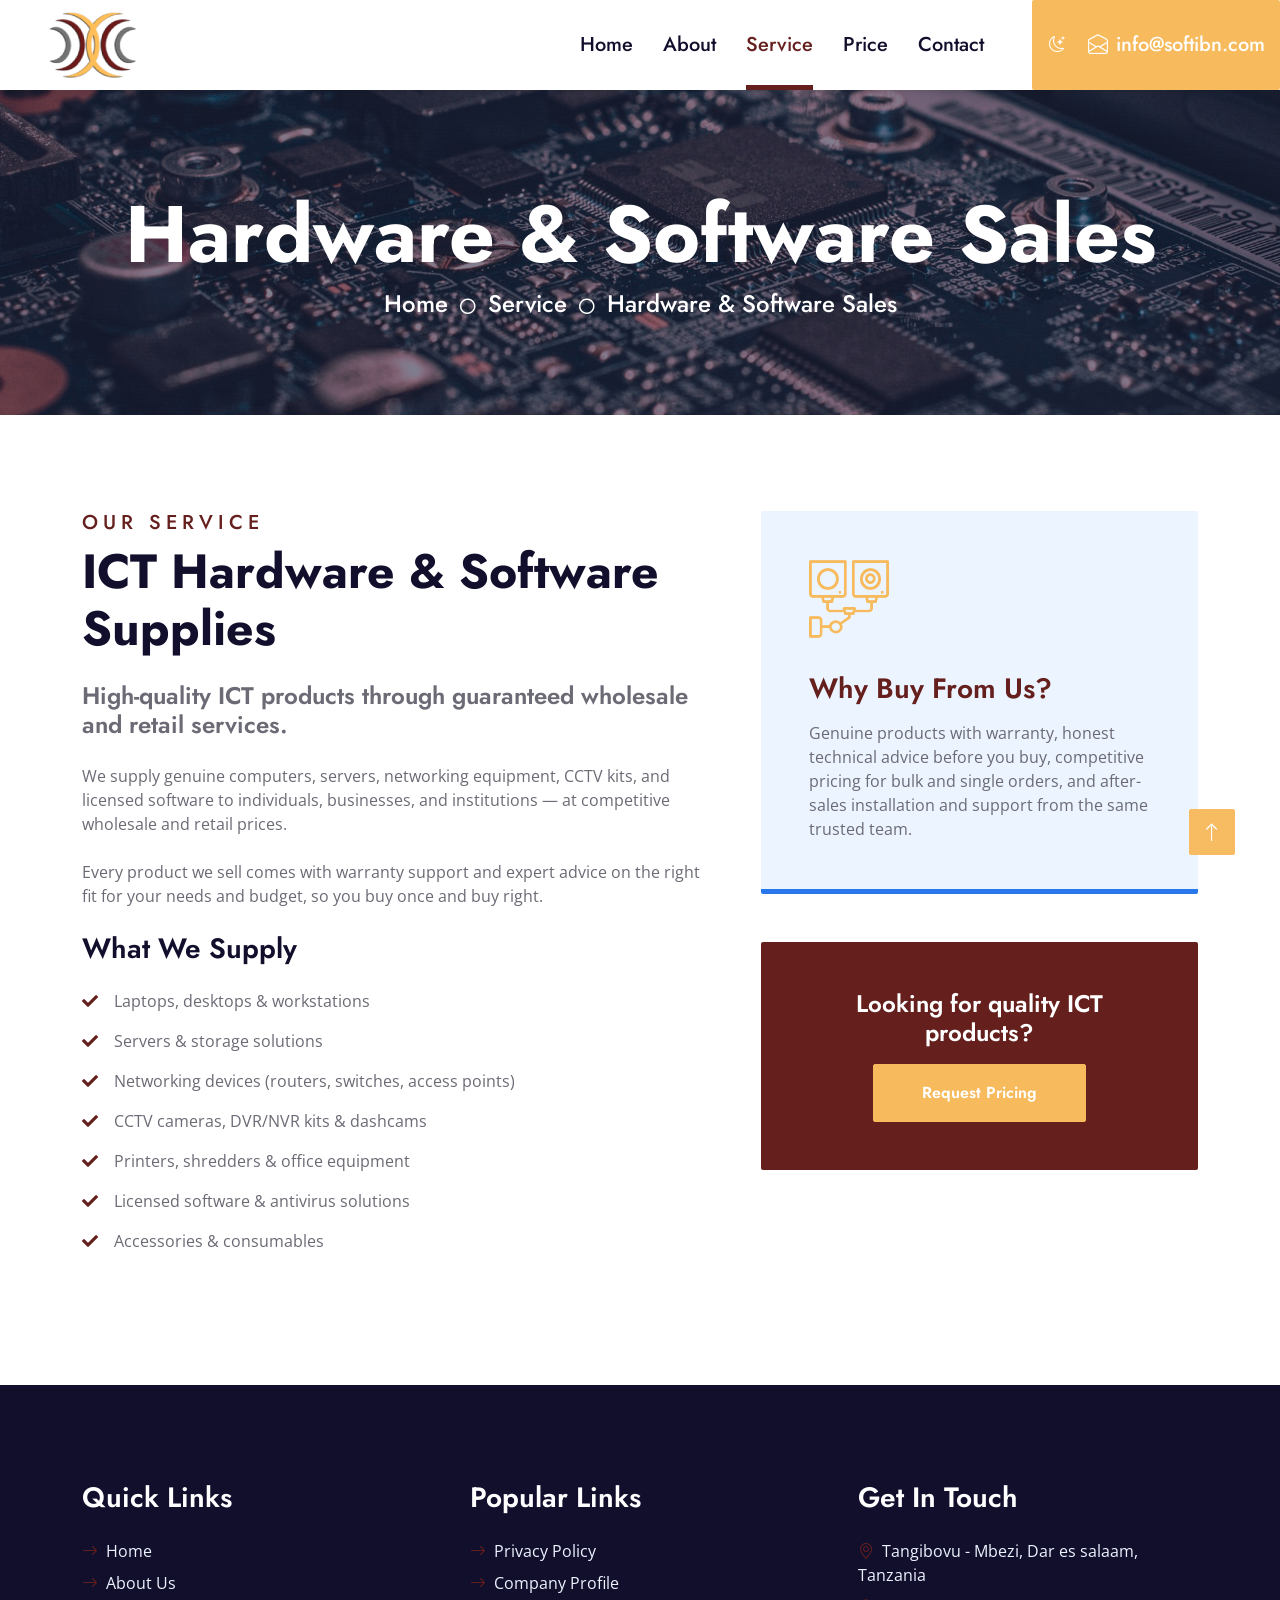
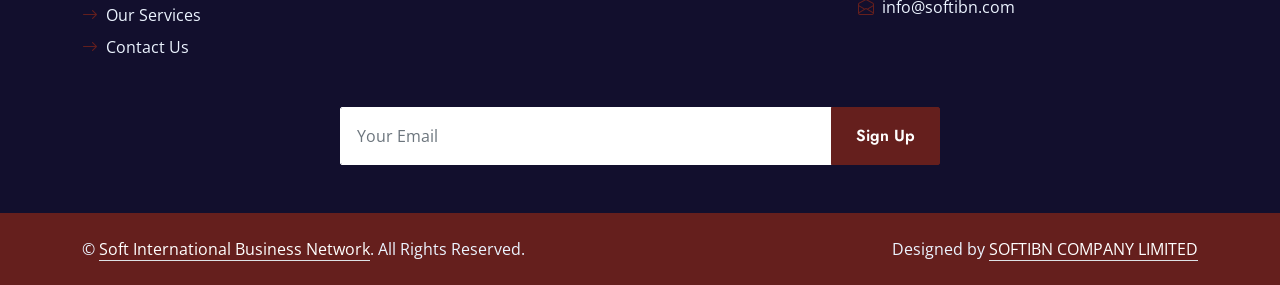
<file: hardware-software-sales.html>
<!DOCTYPE html>
<html lang="en">

<head>
    <meta charset="utf-8">
    <title>Hardware & Software Sales | Soft International Business Network</title>
    <meta content="width=device-width, initial-scale=1.0" name="viewport">
    <meta content="Wholesale and retail ICT hardware and software supplies" name="description">

    <!-- Favicon -->
    <link href="img/favicon.ico" rel="icon">

    <!-- Google Web Fonts -->
    <link rel="preconnect" href="https://fonts.gstatic.com">
    <link href="https://fonts.googleapis.com/css2?family=Jost:wght@500;600;700&family=Open+Sans:wght@400;600&display=swap" rel="stylesheet"> 

    <!-- Icon Font Stylesheet -->
    <link href="https://cdnjs.cloudflare.com/ajax/libs/font-awesome/5.10.0/css/all.min.css" rel="stylesheet">
    <link href="https://cdn.jsdelivr.net/npm/bootstrap-icons@1.4.1/font/bootstrap-icons.css" rel="stylesheet">
    <link href="lib/flaticon/font/flaticon.css" rel="stylesheet">

    <!-- Libraries Stylesheet -->
    <link href="lib/owlcarousel/assets/owl.carousel.min.css" rel="stylesheet">
    <link href="lib/animate/animate.min.css" rel="stylesheet">

    <!-- Customized Bootstrap Stylesheet -->
    <link href="css/bootstrap.css" rel="stylesheet">

    <!-- Template Stylesheet -->
    <link href="css/style.css" rel="stylesheet">

    <!-- Dark Theme -->
    <link href="css/dark.css" rel="stylesheet">
    <script>
        if (localStorage.getItem('softibn-theme') === 'dark') {
            document.documentElement.classList.add('dark');
        }
    </script>
</head>

<body>
    <!-- Navbar Start -->
    <nav class="navbar navbar-expand-lg bg-white navbar-light shadow-sm py-3 py-lg-0 px-3 px-lg-0">
        <a href="index.html" class="navbar-brand ms-lg-5">
           <h1 class="display-5 m-0 text-primary"><img src="img/logo_90.png" alt="SOFTIBN"><span class="text-secondary"></span></h1>
        </a>
        <button class="navbar-toggler" type="button" data-bs-toggle="collapse" data-bs-target="#navbarCollapse">
            <span class="navbar-toggler-icon"></span>
        </button>
        <div class="collapse navbar-collapse" id="navbarCollapse">
            <div class="navbar-nav ms-auto py-0">
                <a href="index.html" class="nav-item nav-link">Home</a>
                <a href="about.html" class="nav-item nav-link">About</a>
                <a href="service.html" class="nav-item nav-link active">Service</a>
                <a href="price.html" class="nav-item nav-link">Price</a>
                <a href="contact.html" class="nav-item nav-link">Contact</a>
                <div class="nav-contact bg-secondary text-white ms-lg-5 d-flex align-items-center">
                    <button class="theme-toggle btn d-flex align-items-center justify-content-center" type="button" aria-label="Toggle dark mode" title="Toggle dark mode"><i class="bi bi-moon-stars"></i></button>
                    <a href="#" class="nav-contact-link d-flex align-items-center"><i class="bi bi-envelope-open me-2"></i>info@softibn.com</a>
                </div>
            </div>
        </div>
    </nav>
    <!-- Navbar End -->


    <!-- Hero Start -->
    <div class="container-fluid bg-primary p-5 hero-header hero-hardware mb-5">
        <div class="row py-5">
            <div class="col-12 text-center">
                <h1 class="display-1 text-white animated zoomIn">Hardware & Software Sales</h1>
                <a href="index.html" class="h4 text-white">Home</a>
                <i class="far fa-circle text-white px-2"></i>
                <a href="service.html" class="h4 text-white">Service</a>
                <i class="far fa-circle text-white px-2"></i>
                <span class="h4 text-white">Hardware & Software Sales</span>
            </div>
        </div>
    </div>
    <!-- Hero End -->


    <!-- Service Detail Start -->
    <div class="container-fluid py-5 wow fadeInUp" data-wow-delay="0.1s">
        <div class="container">
            <div class="row gx-5">
                <div class="col-lg-7">
                    <div class="mb-4">
                        <h5 class="text-primary text-uppercase" style="letter-spacing: 5px;">Our Service</h5>
                        <h1 class="display-5 mb-0">ICT Hardware & Software Supplies</h1>
                    </div>
                    <h4 class="text-body fst-bold mb-4">High-quality ICT products through guaranteed wholesale and retail services.</h4>
                    <p class="mb-4">We supply genuine computers, servers, networking equipment, CCTV kits, and licensed software to individuals, businesses, and institutions — at competitive wholesale and retail prices.</p>
                    <p class="mb-4">Every product we sell comes with warranty support and expert advice on the right fit for your needs and budget, so you buy once and buy right.</p>

                    <h3 class="mb-4">What We Supply</h3>
                    <p><i class="fa fa-check text-primary me-3"></i>Laptops, desktops & workstations</p>
                    <p><i class="fa fa-check text-primary me-3"></i>Servers & storage solutions</p>
                    <p><i class="fa fa-check text-primary me-3"></i>Networking devices (routers, switches, access points)</p>
                    <p><i class="fa fa-check text-primary me-3"></i>CCTV cameras, DVR/NVR kits & dashcams</p>
                    <p><i class="fa fa-check text-primary me-3"></i>Printers, shredders & office equipment</p>
                    <p><i class="fa fa-check text-primary me-3"></i>Licensed software & antivirus solutions</p>
                    <p><i class="fa fa-check text-primary me-3 mb-4"></i>Accessories & consumables</p>
                </div>
                <div class="col-lg-5">
                    <div class="bg-light border-bottom border-5 border-primary rounded p-5 mb-5 wow zoomIn" data-wow-delay="0.3s">
                        <i class="flaticon-double d-block display-1 fw-normal text-secondary mb-3"></i>
                        <h3 class="text-primary mb-3">Why Buy From Us?</h3>
                        <p class="mb-0">Genuine products with warranty, honest technical advice before you buy, competitive pricing for bulk and single orders, and after-sales installation and support from the same trusted team.</p>
                    </div>
                    <div class="bg-primary d-flex flex-column justify-content-center text-center rounded p-5 wow zoomIn" data-wow-delay="0.6s">
                        <h4 class="text-white mb-3">Looking for quality ICT products?</h4>
                        <a href="contact.html" class="btn btn-secondary py-md-3 px-md-5 mx-auto">Request Pricing</a>
                    </div>
                </div>
            </div>
        </div>
    </div>
    <!-- Service Detail End -->


    <!-- Footer Start -->
   <div class="container-fluid bg-dark text-light mt-5 py-5 wow fadeInUp" data-wow-delay="0.1s">
        <div class="container pt-5">
            <div class="row g-5">
                <div class="col-lg-4 col-md-8">
                    <h3 class="text-white mb-4">Quick Links</h3>
                    <div class="d-flex flex-column justify-content-start">
                        <a class="text-light mb-2" href="index.html"><i class="bi bi-arrow-right text-primary me-2"></i>Home</a>
                        <a class="text-light mb-2" href="about.html"><i class="bi bi-arrow-right text-primary me-2"></i>About Us</a>
                        <a class="text-light mb-2" href="service.html"><i class="bi bi-arrow-right text-primary me-2"></i>Our Services</a>
                        <a class="text-light" href="contact.html"><i class="bi bi-arrow-right text-primary me-2"></i>Contact Us</a>
                    </div>
                </div>
                <div class="col-lg-4 col-md-8">
                    <h3 class="text-white mb-4">Popular Links</h3>
                    <div class="d-flex flex-column justify-content-start">
                        <a class="text-light mb-2" href="#"><i class="bi bi-arrow-right text-primary me-2"></i>Privacy Policy</a>
                        <a class="text-light mb-2" href="#"><i class="bi bi-arrow-right text-primary me-2"></i>Company Profile</a>
                    </div>
                </div>
                <div class="col-lg-4 col-md-8">
                    <h3 class="text-white mb-4">Get In Touch</h3>
                    <p class="mb-2"><i class="bi bi-geo-alt text-primary me-2"></i>Tangibovu - Mbezi, Dar es salaam, Tanzania</p>
                    <p class="mb-2"><i class="bi bi-envelope-open text-primary me-2"></i>info@softibn.com</p>
                </div>
                <div class="col-12">
                    <form class="mx-auto" style="max-width: 600px;">
                        <div class="input-group">
                            <input type="text" class="form-control border-white p-3" placeholder="Your Email">
                            <button class="btn btn-primary px-4">Sign Up</button>
                        </div>
                    </form>
                </div>
            </div>
        </div>
    </div>
    <div class="container-fluid bg-primary text-light py-4">
        <div class="container">
            <div class="row g-5">
                <div class="col-md-6 text-center text-md-start">
                    <p class="mb-md-0">&copy; <a class="text-white border-bottom" href="#">Soft International Business Network</a>. All Rights Reserved.</p>
                </div>
                <div class="col-md-6 text-center text-md-end">
                    <p class="mb-0">Designed by <a class="text-white border-bottom" href="https://softibn.com">SOFTIBN COMPANY LIMITED</a></p>
                </div>
            </div>
        </div>
    </div>
    <!-- Footer End -->


    <!-- Back to Top -->
    <a href="#" class="btn btn-lg btn-secondary btn-lg-square rounded back-to-top"><i class="bi bi-arrow-up"></i></a>


    <!-- JavaScript Libraries -->
    <script src="https://code.jquery.com/jquery-3.4.1.min.js"></script>
    <script src="https://cdn.jsdelivr.net/npm/bootstrap@5.0.0/dist/js/bootstrap.bundle.min.js"></script>
    <script src="lib/wow/wow.min.js"></script>
    <script src="lib/easing/easing.min.js"></script>
    <script src="lib/waypoints/waypoints.min.js"></script>
    <script src="lib/owlcarousel/owl.carousel.min.js"></script>

    <!-- Template Javascript -->
    <script src="js/main.js"></script>
</body>

</html>
</file>
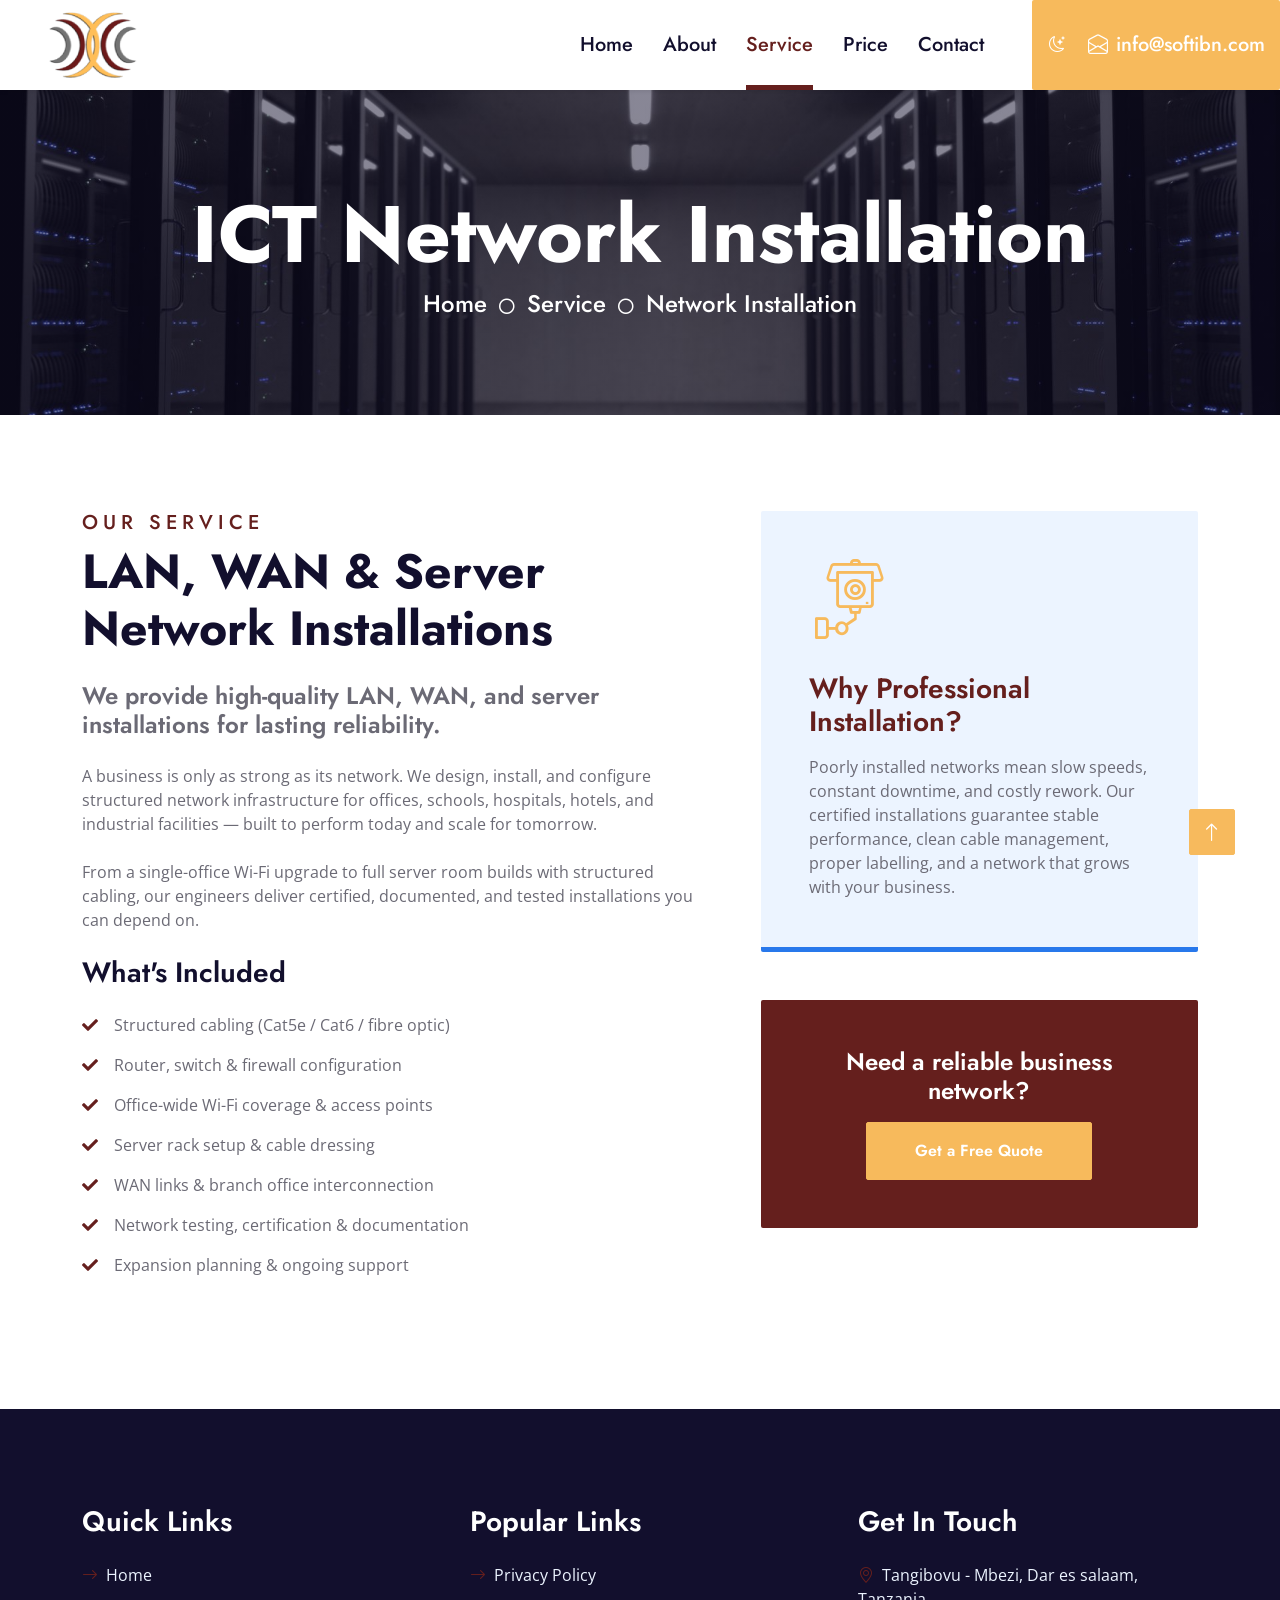
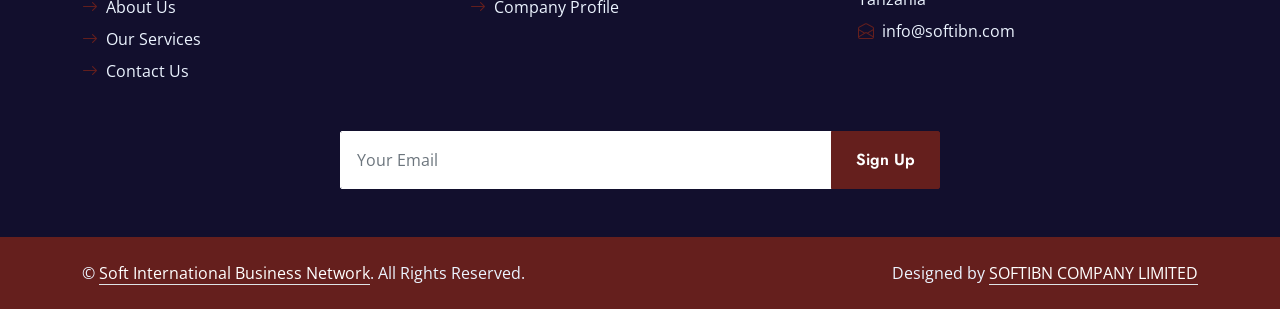
<file: network-installation.html>
<!DOCTYPE html>
<html lang="en">

<head>
    <meta charset="utf-8">
    <title>ICT Network Installation | Soft International Business Network</title>
    <meta content="width=device-width, initial-scale=1.0" name="viewport">
    <meta content="Professional LAN, WAN and server network installation services" name="description">

    <!-- Favicon -->
    <link href="img/favicon.ico" rel="icon">

    <!-- Google Web Fonts -->
    <link rel="preconnect" href="https://fonts.gstatic.com">
    <link href="https://fonts.googleapis.com/css2?family=Jost:wght@500;600;700&family=Open+Sans:wght@400;600&display=swap" rel="stylesheet"> 

    <!-- Icon Font Stylesheet -->
    <link href="https://cdnjs.cloudflare.com/ajax/libs/font-awesome/5.10.0/css/all.min.css" rel="stylesheet">
    <link href="https://cdn.jsdelivr.net/npm/bootstrap-icons@1.4.1/font/bootstrap-icons.css" rel="stylesheet">
    <link href="lib/flaticon/font/flaticon.css" rel="stylesheet">

    <!-- Libraries Stylesheet -->
    <link href="lib/owlcarousel/assets/owl.carousel.min.css" rel="stylesheet">
    <link href="lib/animate/animate.min.css" rel="stylesheet">

    <!-- Customized Bootstrap Stylesheet -->
    <link href="css/bootstrap.css" rel="stylesheet">

    <!-- Template Stylesheet -->
    <link href="css/style.css" rel="stylesheet">

    <!-- Dark Theme -->
    <link href="css/dark.css" rel="stylesheet">
    <script>
        if (localStorage.getItem('softibn-theme') === 'dark') {
            document.documentElement.classList.add('dark');
        }
    </script>
</head>

<body>
    <!-- Navbar Start -->
    <nav class="navbar navbar-expand-lg bg-white navbar-light shadow-sm py-3 py-lg-0 px-3 px-lg-0">
        <a href="index.html" class="navbar-brand ms-lg-5">
           <h1 class="display-5 m-0 text-primary"><img src="img/logo_90.png" alt="SOFTIBN"><span class="text-secondary"></span></h1>
        </a>
        <button class="navbar-toggler" type="button" data-bs-toggle="collapse" data-bs-target="#navbarCollapse">
            <span class="navbar-toggler-icon"></span>
        </button>
        <div class="collapse navbar-collapse" id="navbarCollapse">
            <div class="navbar-nav ms-auto py-0">
                <a href="index.html" class="nav-item nav-link">Home</a>
                <a href="about.html" class="nav-item nav-link">About</a>
                <a href="service.html" class="nav-item nav-link active">Service</a>
                <a href="price.html" class="nav-item nav-link">Price</a>
                <a href="contact.html" class="nav-item nav-link">Contact</a>
                <div class="nav-contact bg-secondary text-white ms-lg-5 d-flex align-items-center">
                    <button class="theme-toggle btn d-flex align-items-center justify-content-center" type="button" aria-label="Toggle dark mode" title="Toggle dark mode"><i class="bi bi-moon-stars"></i></button>
                    <a href="#" class="nav-contact-link d-flex align-items-center"><i class="bi bi-envelope-open me-2"></i>info@softibn.com</a>
                </div>
            </div>
        </div>
    </nav>
    <!-- Navbar End -->


    <!-- Hero Start -->
    <div class="container-fluid bg-primary p-5 hero-header hero-network mb-5">
        <div class="row py-5">
            <div class="col-12 text-center">
                <h1 class="display-1 text-white animated zoomIn">ICT Network Installation</h1>
                <a href="index.html" class="h4 text-white">Home</a>
                <i class="far fa-circle text-white px-2"></i>
                <a href="service.html" class="h4 text-white">Service</a>
                <i class="far fa-circle text-white px-2"></i>
                <span class="h4 text-white">Network Installation</span>
            </div>
        </div>
    </div>
    <!-- Hero End -->


    <!-- Service Detail Start -->
    <div class="container-fluid py-5 wow fadeInUp" data-wow-delay="0.1s">
        <div class="container">
            <div class="row gx-5">
                <div class="col-lg-7">
                    <div class="mb-4">
                        <h5 class="text-primary text-uppercase" style="letter-spacing: 5px;">Our Service</h5>
                        <h1 class="display-5 mb-0">LAN, WAN & Server Network Installations</h1>
                    </div>
                    <h4 class="text-body fst-bold mb-4">We provide high-quality LAN, WAN, and server installations for lasting reliability.</h4>
                    <p class="mb-4">A business is only as strong as its network. We design, install, and configure structured network infrastructure for offices, schools, hospitals, hotels, and industrial facilities — built to perform today and scale for tomorrow.</p>
                    <p class="mb-4">From a single-office Wi-Fi upgrade to full server room builds with structured cabling, our engineers deliver certified, documented, and tested installations you can depend on.</p>

                    <h3 class="mb-4">What's Included</h3>
                    <p><i class="fa fa-check text-primary me-3"></i>Structured cabling (Cat5e / Cat6 / fibre optic)</p>
                    <p><i class="fa fa-check text-primary me-3"></i>Router, switch & firewall configuration</p>
                    <p><i class="fa fa-check text-primary me-3"></i>Office-wide Wi-Fi coverage & access points</p>
                    <p><i class="fa fa-check text-primary me-3"></i>Server rack setup & cable dressing</p>
                    <p><i class="fa fa-check text-primary me-3"></i>WAN links & branch office interconnection</p>
                    <p><i class="fa fa-check text-primary me-3"></i>Network testing, certification & documentation</p>
                    <p><i class="fa fa-check text-primary me-3 mb-4"></i>Expansion planning & ongoing support</p>
                </div>
                <div class="col-lg-5">
                    <div class="bg-light border-bottom border-5 border-primary rounded p-5 mb-5 wow zoomIn" data-wow-delay="0.3s">
                        <i class="flaticon-camera d-block display-1 fw-normal text-secondary mb-3"></i>
                        <h3 class="text-primary mb-3">Why Professional Installation?</h3>
                        <p class="mb-0">Poorly installed networks mean slow speeds, constant downtime, and costly rework. Our certified installations guarantee stable performance, clean cable management, proper labelling, and a network that grows with your business.</p>
                    </div>
                    <div class="bg-primary d-flex flex-column justify-content-center text-center rounded p-5 wow zoomIn" data-wow-delay="0.6s">
                        <h4 class="text-white mb-3">Need a reliable business network?</h4>
                        <a href="contact.html" class="btn btn-secondary py-md-3 px-md-5 mx-auto">Get a Free Quote</a>
                    </div>
                </div>
            </div>
        </div>
    </div>
    <!-- Service Detail End -->


    <!-- Footer Start -->
   <div class="container-fluid bg-dark text-light mt-5 py-5 wow fadeInUp" data-wow-delay="0.1s">
        <div class="container pt-5">
            <div class="row g-5">
                <div class="col-lg-4 col-md-8">
                    <h3 class="text-white mb-4">Quick Links</h3>
                    <div class="d-flex flex-column justify-content-start">
                        <a class="text-light mb-2" href="index.html"><i class="bi bi-arrow-right text-primary me-2"></i>Home</a>
                        <a class="text-light mb-2" href="about.html"><i class="bi bi-arrow-right text-primary me-2"></i>About Us</a>
                        <a class="text-light mb-2" href="service.html"><i class="bi bi-arrow-right text-primary me-2"></i>Our Services</a>
                        <a class="text-light" href="contact.html"><i class="bi bi-arrow-right text-primary me-2"></i>Contact Us</a>
                    </div>
                </div>
                <div class="col-lg-4 col-md-8">
                    <h3 class="text-white mb-4">Popular Links</h3>
                    <div class="d-flex flex-column justify-content-start">
                        <a class="text-light mb-2" href="#"><i class="bi bi-arrow-right text-primary me-2"></i>Privacy Policy</a>
                        <a class="text-light mb-2" href="#"><i class="bi bi-arrow-right text-primary me-2"></i>Company Profile</a>
                    </div>
                </div>
                <div class="col-lg-4 col-md-8">
                    <h3 class="text-white mb-4">Get In Touch</h3>
                    <p class="mb-2"><i class="bi bi-geo-alt text-primary me-2"></i>Tangibovu - Mbezi, Dar es salaam, Tanzania</p>
                    <p class="mb-2"><i class="bi bi-envelope-open text-primary me-2"></i>info@softibn.com</p>
                </div>
                <div class="col-12">
                    <form class="mx-auto" style="max-width: 600px;">
                        <div class="input-group">
                            <input type="text" class="form-control border-white p-3" placeholder="Your Email">
                            <button class="btn btn-primary px-4">Sign Up</button>
                        </div>
                    </form>
                </div>
            </div>
        </div>
    </div>
    <div class="container-fluid bg-primary text-light py-4">
        <div class="container">
            <div class="row g-5">
                <div class="col-md-6 text-center text-md-start">
                    <p class="mb-md-0">&copy; <a class="text-white border-bottom" href="#">Soft International Business Network</a>. All Rights Reserved.</p>
                </div>
                <div class="col-md-6 text-center text-md-end">
                    <p class="mb-0">Designed by <a class="text-white border-bottom" href="https://softibn.com">SOFTIBN COMPANY LIMITED</a></p>
                </div>
            </div>
        </div>
    </div>
    <!-- Footer End -->


    <!-- Back to Top -->
    <a href="#" class="btn btn-lg btn-secondary btn-lg-square rounded back-to-top"><i class="bi bi-arrow-up"></i></a>


    <!-- JavaScript Libraries -->
    <script src="https://code.jquery.com/jquery-3.4.1.min.js"></script>
    <script src="https://cdn.jsdelivr.net/npm/bootstrap@5.0.0/dist/js/bootstrap.bundle.min.js"></script>
    <script src="lib/wow/wow.min.js"></script>
    <script src="lib/easing/easing.min.js"></script>
    <script src="lib/waypoints/waypoints.min.js"></script>
    <script src="lib/owlcarousel/owl.carousel.min.js"></script>

    <!-- Template Javascript -->
    <script src="js/main.js"></script>
</body>

</html>
</file>
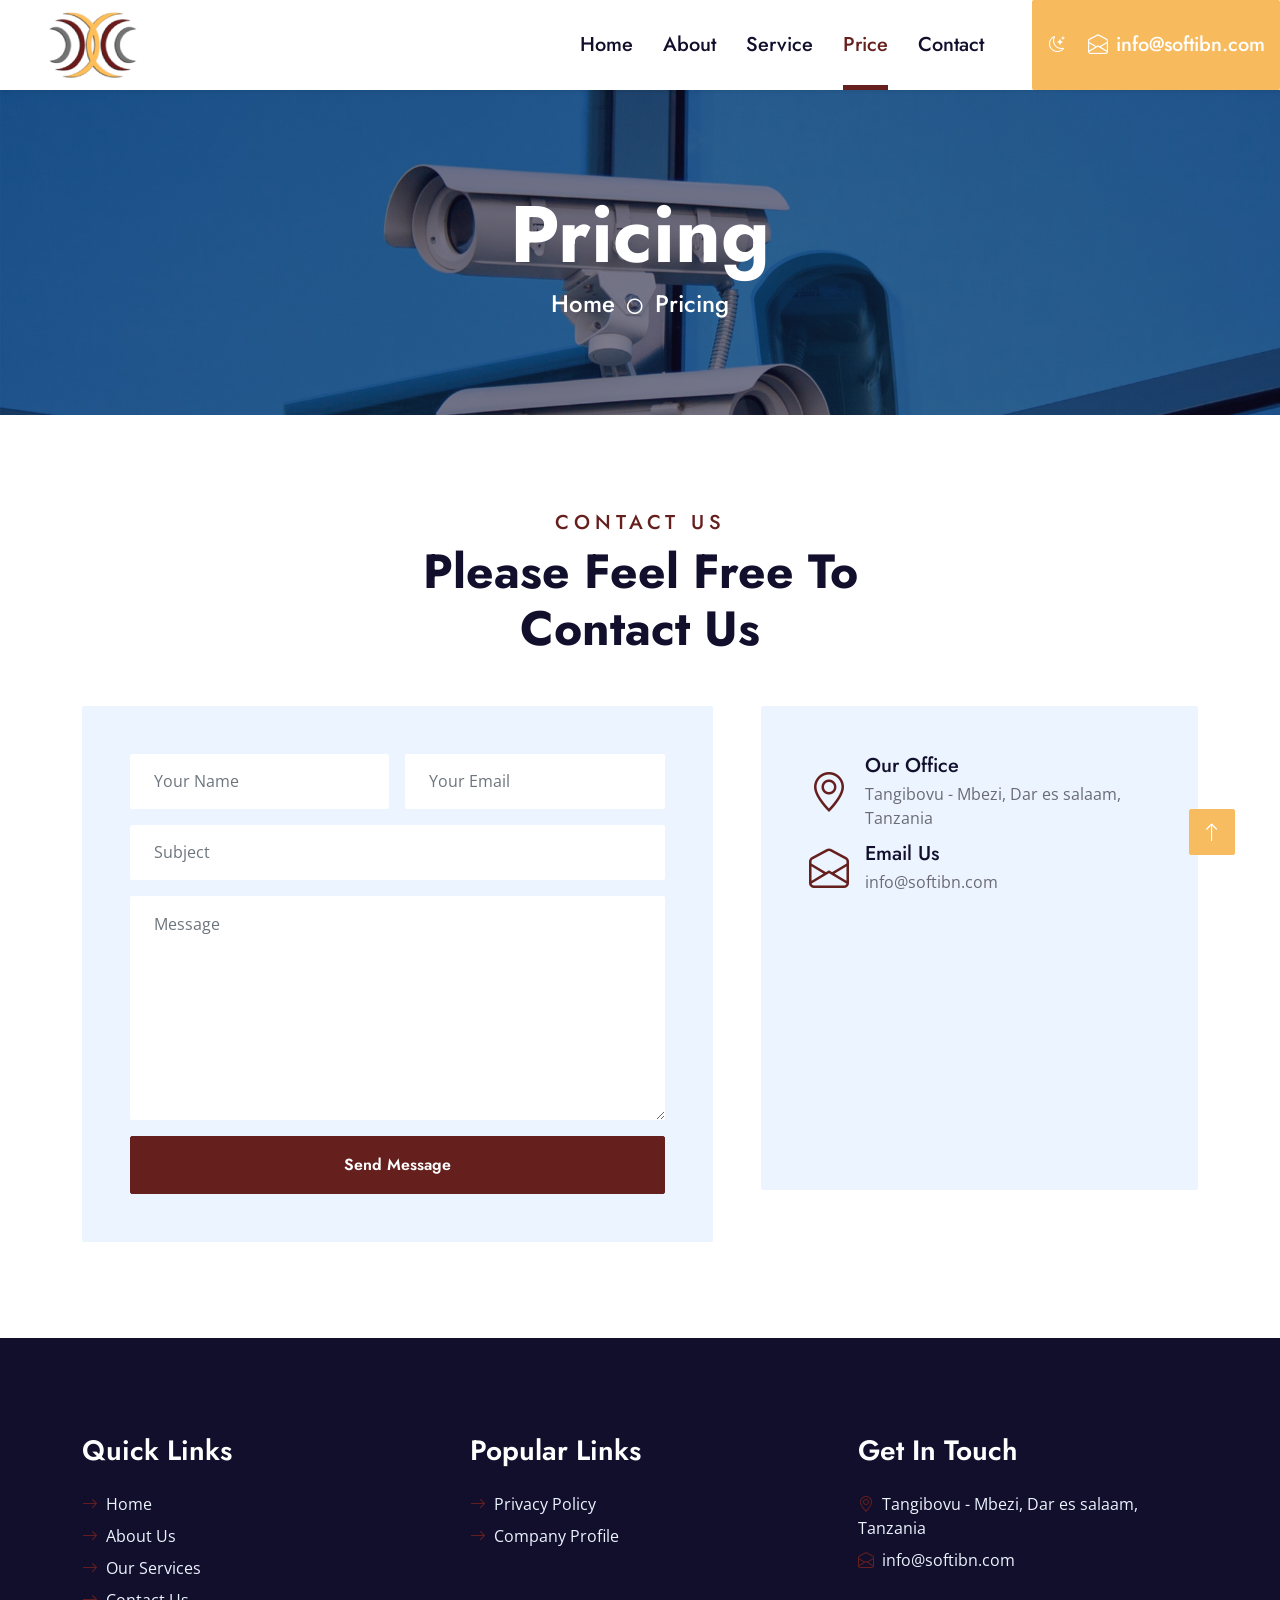
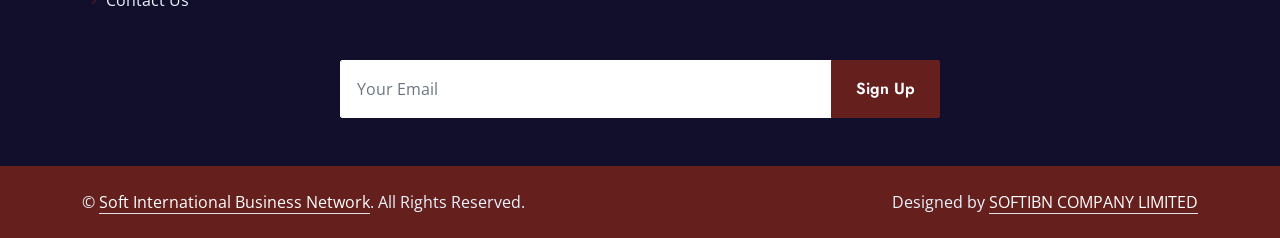
<file: price.html>
<!DOCTYPE html>
<html lang="en">

<head>
    <meta charset="utf-8">
    <title>Soft International Business Network</title>
    <meta content="width=device-width, initial-scale=1.0" name="viewport">
    <meta content="Free HTML Templates" name="keywords">
    <meta content="Free HTML Templates" name="description">

    <!-- Favicon -->
    <link href="img/favicon.ico" rel="icon">

    <!-- Google Web Fonts -->
    <link rel="preconnect" href="https://fonts.gstatic.com">
    <link href="https://fonts.googleapis.com/css2?family=Jost:wght@500;600;700&family=Open+Sans:wght@400;600&display=swap" rel="stylesheet"> 

    <!-- Icon Font Stylesheet -->
    <link href="https://cdnjs.cloudflare.com/ajax/libs/font-awesome/5.10.0/css/all.min.css" rel="stylesheet">
    <link href="https://cdn.jsdelivr.net/npm/bootstrap-icons@1.4.1/font/bootstrap-icons.css" rel="stylesheet">
    <link href="lib/flaticon/font/flaticon.css" rel="stylesheet">

    <!-- Libraries Stylesheet -->
    <link href="lib/owlcarousel/assets/owl.carousel.min.css" rel="stylesheet">
    <link href="lib/animate/animate.min.css" rel="stylesheet">

    <!-- Customized Bootstrap Stylesheet -->
    <link href="css/bootstrap.css" rel="stylesheet">

    <!-- Template Stylesheet -->
    <link href="css/style.css" rel="stylesheet">

    <!-- Dark Theme -->
    <link href="css/dark.css" rel="stylesheet">
    <script>
        if (localStorage.getItem('softibn-theme') === 'dark') {
            document.documentElement.classList.add('dark');
        }
    </script>
</head>

<body>
    <!-- Navbar Start -->
    <nav class="navbar navbar-expand-lg bg-white navbar-light shadow-sm py-3 py-lg-0 px-3 px-lg-0">
        <a href="index.html" class="navbar-brand ms-lg-5">
            <h1 class="display-5 m-0 text-primary"><img src="img/logo_90.png" alt="SOFTIBN"><span class="text-secondary"></span></h1>
        </a>
        <button class="navbar-toggler" type="button" data-bs-toggle="collapse" data-bs-target="#navbarCollapse">
            <span class="navbar-toggler-icon"></span>
        </button>
        <div class="collapse navbar-collapse" id="navbarCollapse">
            <div class="navbar-nav ms-auto py-0">
                <a href="index.html" class="nav-item nav-link">Home</a>
                <a href="about.html" class="nav-item nav-link">About</a>
                <a href="service.html" class="nav-item nav-link">Service</a>
                <a href="price.html" class="nav-item nav-link active">Price</a>
                <!-- <div class="nav-item dropdown"> -->
                    <!-- <a href="#" class="nav-link dropdown-toggle" data-bs-toggle="dropdown">Pages</a>
                    <div class="dropdown-menu m-0">
                        <a href="price.html" class="dropdown-item">Pricing Plan</a>
                        <a href="blog.html" class="dropdown-item">Blog Grid</a>
                        <a href="detail.html" class="dropdown-item">Blog Detail</a>
                        <a href="team.html" class="dropdown-item">The Team</a>
                        <a href="testimonial.html" class="dropdown-item">Testimonial</a>
                    </div>
                </div> -->
                <a href="contact.html" class="nav-item nav-link">Contact</a>
                <div class="nav-contact bg-secondary text-white ms-lg-5 d-flex align-items-center">
                    <button class="theme-toggle btn d-flex align-items-center justify-content-center" type="button" aria-label="Toggle dark mode" title="Toggle dark mode"><i class="bi bi-moon-stars"></i></button>
                    <a href="#" class="nav-contact-link d-flex align-items-center"><i class="bi bi-envelope-open me-2"></i>info@softibn.com</a>
                </div>
            </div>
        </div>
    </nav>
    <!-- Navbar End -->


    <!-- Hero Start -->
    <div class="container-fluid bg-primary p-5 hero-header mb-5">
        <div class="row py-5">
            <div class="col-12 text-center">
                <h1 class="display-1 text-white animated zoomIn">Pricing</h1>
                <a href="" class="h4 text-white">Home</a>
                <i class="far fa-circle text-white px-2"></i>
                <a href="" class="h4 text-white">Pricing</a>
            </div>
        </div>
    </div>
    <!-- Hero End -->


   <!-- Contact Start -->
    <div class="container-fluid py-5 wow fadeInUp" data-wow-delay="0.1s">
        <div class="container">
            <div class="text-center mx-auto mb-5" style="max-width: 600px;">
                <h5 class="text-primary text-uppercase" style="letter-spacing: 5px;">Contact Us</h5>
                <h1 class="display-5 mb-0">Please Feel Free To Contact Us</h1>
            </div>
            <div class="row g-5">
                <div class="col-lg-7 wow slideInUp" data-wow-delay="0.3s">
                    <div class="bg-light rounded p-5">
                       <form action="mailto:info@softibn.com" method="post" enctype="text/plain">
                            <div class="row g-3">
                               
                                <div class="col-6">
                                    <input type="text" name="name" class="form-control border-0 px-4" placeholder="Your Name" style="height: 55px;">
                                </div>
                                <div class="col-6">
                                    <input type="email" name="mail" class="form-control border-0 px-4" placeholder="Your Email" style="height: 55px;">
                                </div>
                                <div class="col-12">
                                    <input type="text" class="form-control border-0 px-4" placeholder="Subject" style="height: 55px;">
                                </div>
                                <div class="col-12">
                                    <textarea name="comment" class="form-control border-0 px-4 py-3" rows="8" placeholder="Message"></textarea>
                                </div>
                                <div class="col-12">
                                    <button class="btn btn-primary w-100 py-3" type="submit">Send Message</button>
                                </div>
                            </div>
                        </form>
                    </div>
                </div>
                <div class="col-lg-5 wow slideInUp" data-wow-delay="0.6s">
                    <div class="bg-light rounded p-5">
                        <div class="d-flex align-items-center mb-2">
                            <i class="bi bi-geo-alt fs-1 text-primary me-3"></i>
                            <div class="text-start">
                                <h5 class="mb-1">Our Office</h5>
                                <span>Tangibovu - Mbezi, Dar es salaam, Tanzania</span>
                            </div>
                        </div>
                        <div class="d-flex align-items-center mb-2">
                            <i class="bi bi-envelope-open fs-1 text-primary me-3"></i>
                            <div class="text-start">
                                <h5 class="mb-1">Email Us</h5>
                                <span>info@softibn.com</span>
                            </div>
                        </div>
                        <!-- <div class="d-flex align-items-center mb-4">
                            <i class="bi bi-phone-vibrate fs-1 text-primary me-3"></i>
                            <div class="text-start">
                                <h5 class="mb-1">Call Us</h5>
                                <span>+012 345 6789</span>
                            </div>
                        </div> -->
                        <div>
                            <iframe class="position-relative w-100"
                                src=""
                                frameborder="0" style="height: 230px; border:0;" allowfullscreen="" aria-hidden="false"
                                tabindex="0"></iframe>
                        </div>
                    </div>
                </div>
            </div>
        </div>
    </div>
    <!-- Contact End -->


     <!-- Footer Start -->
   <div class="container-fluid bg-dark text-light mt-5 py-5 wow fadeInUp" data-wow-delay="0.1s">
        <div class="container pt-5">
            <div class="row g-5">
                <div class="col-lg-4 col-md-8">
                    <h3 class="text-white mb-4">Quick Links</h3>
                    <div class="d-flex flex-column justify-content-start">
                        <a class="text-light mb-2" href="#"><i class="bi bi-arrow-right text-primary me-2"></i>Home</a>
                        <a class="text-light mb-2" href="#"><i class="bi bi-arrow-right text-primary me-2"></i>About Us</a>
                        <a class="text-light mb-2" href="#"><i class="bi bi-arrow-right text-primary me-2"></i>Our Services</a>
                        <!-- <a class="text-light mb-2" href="#"><i class="bi bi-arrow-right text-primary me-2"></i>La</a> -->
                        <a class="text-light" href="#"><i class="bi bi-arrow-right text-primary me-2"></i>Contact Us</a>
                    </div>
                </div>
                <div class="col-lg-4 col-md-8">
                    <h3 class="text-white mb-4">Popular Links</h3>
                    <div class="d-flex flex-column justify-content-start">
                        <a class="text-light mb-2" href="#"><i class="bi bi-arrow-right text-primary me-2"></i>Privacy Policy</a>
                        <a class="text-light mb-2" href="#"><i class="bi bi-arrow-right text-primary me-2"></i>Company Profile</a>
                        <!-- <a class="text-light mb-2" href="#"><i class="bi bi-arrow-right text-primary me-2"></i>Latest Blog</a> -->
                        <!-- <a class="text-light" href="#"><i class="bi bi-arrow-right text-primary me-2"></i></a> -->
                    </div>
                </div>
                <div class="col-lg-4 col-md-8">
                    <h3 class="text-white mb-4">Get In Touch</h3>
                    <p class="mb-2"><i class="bi bi-geo-alt text-primary me-2"></i>Tangibovu - Mbezi, Dar es salaam, Tanzania</p>
                    <p class="mb-2"><i class="bi bi-envelope-open text-primary me-2"></i>info@softibn.com</p>
                    <!-- <p class="mb-0"><i class="bi bi-telephone text-primary me-2"></i>+012 345 67890</p> -->
                </div>
                <!-- <div class="col-lg-3 col-md-6">
                    <h3 class="text-white mb-4">Follow Us</h3>
                    <div class="d-flex">
                        <a class="btn btn-lg btn-primary btn-lg-square rounded me-2" href="#"><i class="fab fa-twitter fw-normal"></i></a>
                        <a class="btn btn-lg btn-primary btn-lg-square rounded me-2" href="#"><i class="fab fa-facebook-f fw-normal"></i></a>
                        <a class="btn btn-lg btn-primary btn-lg-square rounded me-2" href="#"><i class="fab fa-linkedin-in fw-normal"></i></a>
                        <a class="btn btn-lg btn-primary btn-lg-square rounded" href="#"><i class="fab fa-instagram fw-normal"></i></a>
                    </div>
                </div> -->
                <div class="col-12">
                    <form class="mx-auto" style="max-width: 600px;">
                        <div class="input-group">
                            <input type="text" class="form-control border-white p-3" placeholder="Your Email">
                            <button class="btn btn-primary px-4">Sign Up</button>
                        </div>
                    </form>
                </div>
            </div>
        </div>
    </div>
    <div class="container-fluid bg-primary text-light py-4">
        <div class="container">
            <div class="row g-5">
                <div class="col-md-6 text-center text-md-start">
                    <p class="mb-md-0">&copy; <a class="text-white border-bottom" href="#">Soft International Business Network</a>. All Rights Reserved.</p>
                </div>
                <div class="col-md-6 text-center text-md-end">
                    <p class="mb-0">Designed by <a class="text-white border-bottom" href="https://softibn.com">SOFTIBN COMPANY LIMITED</a></p>
                </div>
            </div>
        </div>
    </div>
    <!-- Footer End -->


    <!-- Back to Top -->
    <a href="#" class="btn btn-lg btn-secondary btn-lg-square rounded back-to-top"><i class="bi bi-arrow-up"></i></a>


    <!-- JavaScript Libraries -->
    <script src="https://code.jquery.com/jquery-3.4.1.min.js"></script>
    <script src="https://cdn.jsdelivr.net/npm/bootstrap@5.0.0/dist/js/bootstrap.bundle.min.js"></script>
    <script src="lib/wow/wow.min.js"></script>
    <script src="lib/easing/easing.min.js"></script>
    <script src="lib/waypoints/waypoints.min.js"></script>
    <script src="lib/owlcarousel/owl.carousel.min.js"></script>

    <!-- Template Javascript -->
    <script src="js/main.js"></script>
</body>

</html>
</file>
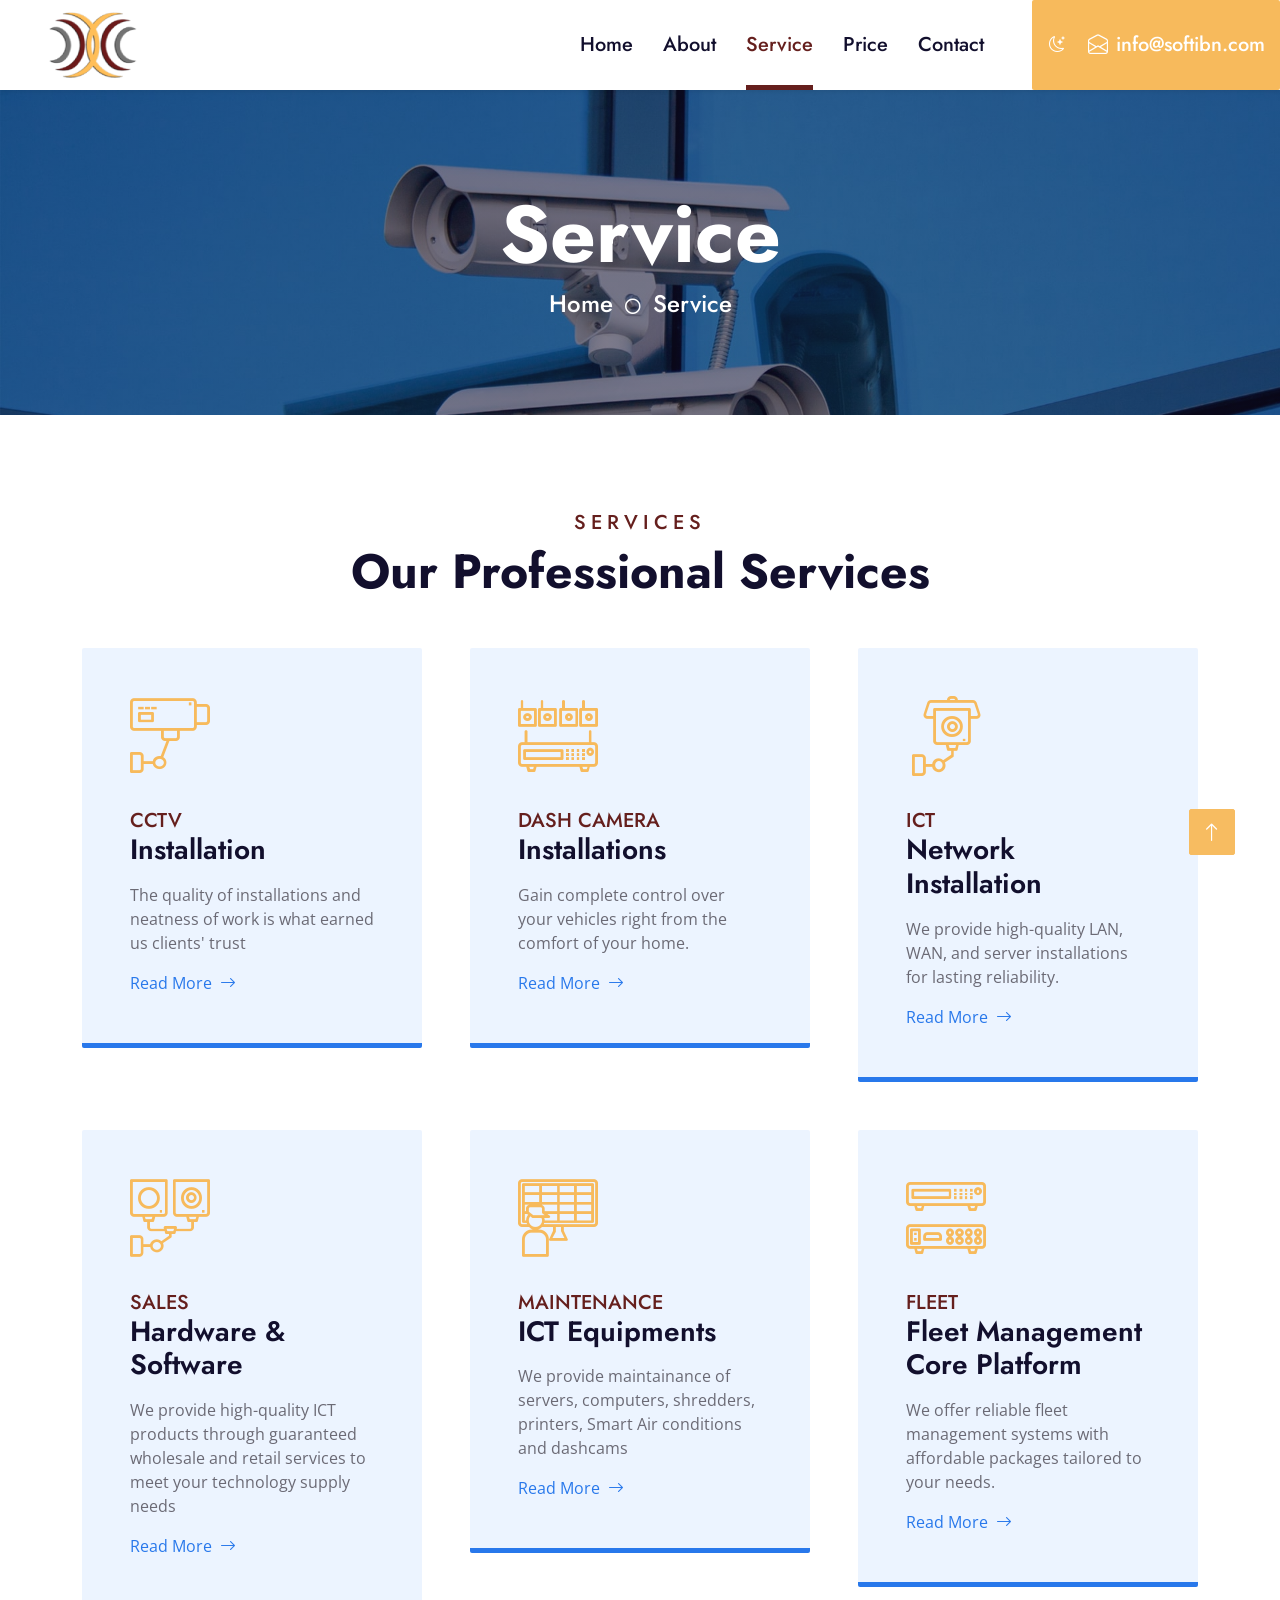
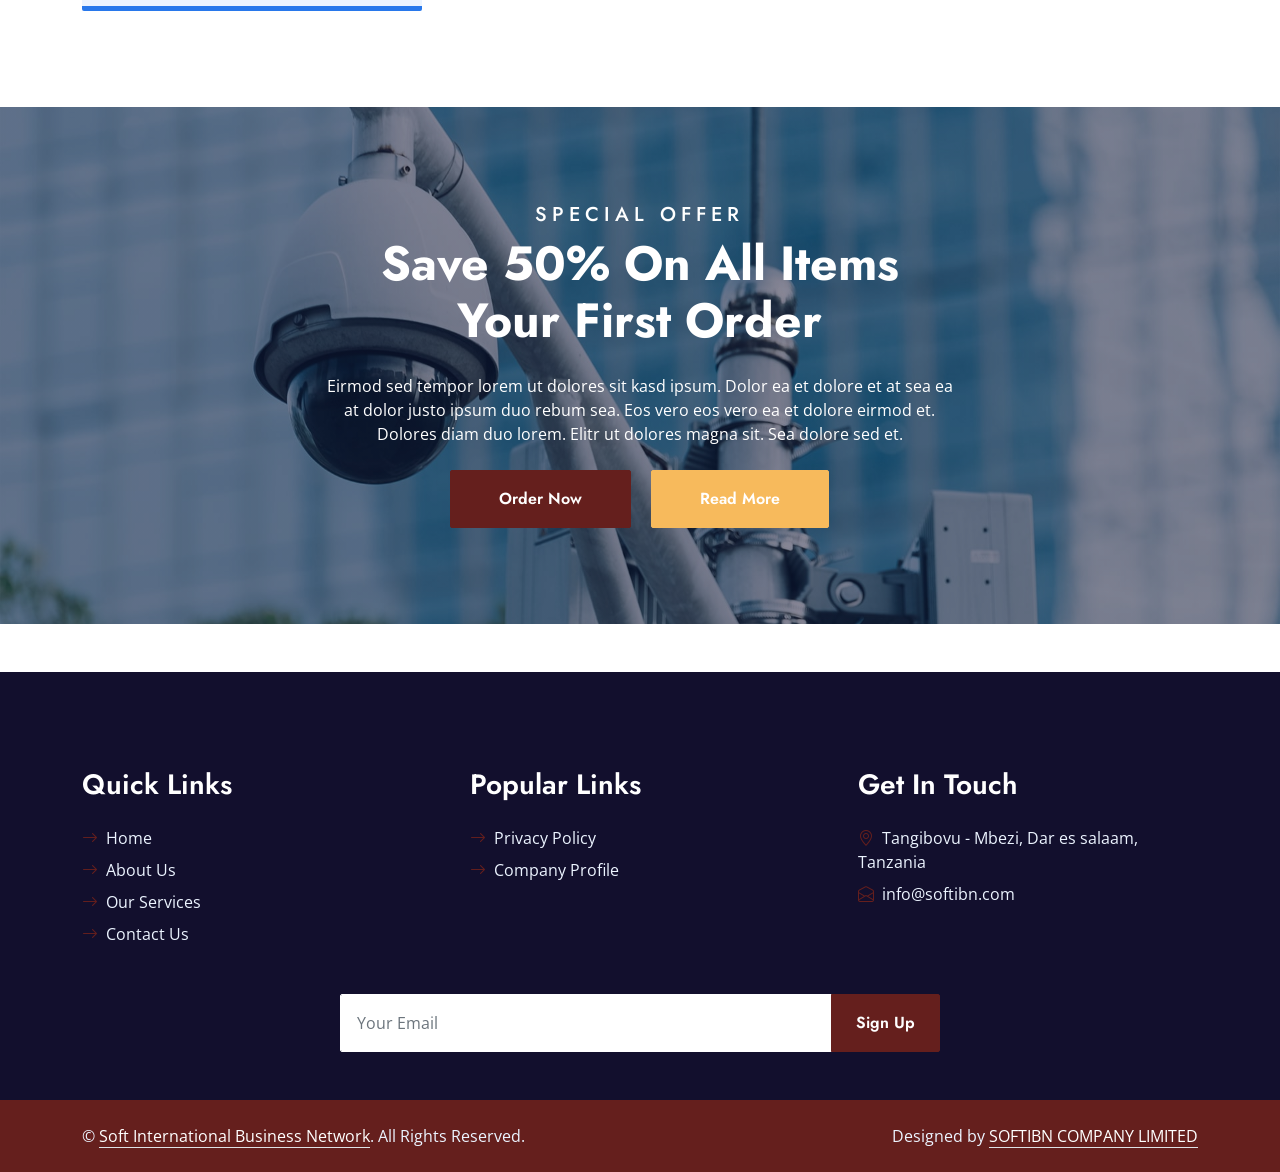
<file: service.html>
<!DOCTYPE html>
<html lang="en">

<head>
    <meta charset="utf-8">
    <title>Soft International Business Network</title>
    <meta content="width=device-width, initial-scale=1.0" name="viewport">
    <meta content="Free HTML Templates" name="keywords">
    <meta content="Free HTML Templates" name="description">

    <!-- Favicon -->
    <link href="img/favicon.ico" rel="icon">

    <!-- Google Web Fonts -->
    <link rel="preconnect" href="https://fonts.gstatic.com">
    <link href="https://fonts.googleapis.com/css2?family=Jost:wght@500;600;700&family=Open+Sans:wght@400;600&display=swap" rel="stylesheet"> 

    <!-- Icon Font Stylesheet -->
    <link href="https://cdnjs.cloudflare.com/ajax/libs/font-awesome/5.10.0/css/all.min.css" rel="stylesheet">
    <link href="https://cdn.jsdelivr.net/npm/bootstrap-icons@1.4.1/font/bootstrap-icons.css" rel="stylesheet">
    <link href="lib/flaticon/font/flaticon.css" rel="stylesheet">

    <!-- Libraries Stylesheet -->
    <link href="lib/owlcarousel/assets/owl.carousel.min.css" rel="stylesheet">
    <link href="lib/animate/animate.min.css" rel="stylesheet">

    <!-- Customized Bootstrap Stylesheet -->
    <link href="css/bootstrap.css" rel="stylesheet">

    <!-- Template Stylesheet -->
    <link href="css/style.css" rel="stylesheet">

    <!-- Dark Theme -->
    <link href="css/dark.css" rel="stylesheet">
    <script>
        if (localStorage.getItem('softibn-theme') === 'dark') {
            document.documentElement.classList.add('dark');
        }
    </script>
</head>

<body>
    <!-- Navbar Start -->
    <nav class="navbar navbar-expand-lg bg-white navbar-light shadow-sm py-3 py-lg-0 px-3 px-lg-0">
        <a href="index.html" class="navbar-brand ms-lg-5">
           <h1 class="display-5 m-0 text-primary"><img src="img/logo_90.png" alt="SOFTIBN"><span class="text-secondary"></span></h1>
        </a>
        <button class="navbar-toggler" type="button" data-bs-toggle="collapse" data-bs-target="#navbarCollapse">
            <span class="navbar-toggler-icon"></span>
        </button>
        <div class="collapse navbar-collapse" id="navbarCollapse">
            <div class="navbar-nav ms-auto py-0">
                <a href="index.html" class="nav-item nav-link ">Home</a>
                <a href="about.html" class="nav-item nav-link">About</a>
                <a href="service.html" class="nav-item nav-link active">Service</a>
                <a href="price.html" class="nav-item nav-link ">Price</a>
                <!-- <div class="nav-item dropdown"> -->
                    <!-- <a href="#" class="nav-link dropdown-toggle" data-bs-toggle="dropdown">Pages</a>
                    <div class="dropdown-menu m-0">
                        <a href="price.html" class="dropdown-item">Pricing Plan</a>
                        <a href="blog.html" class="dropdown-item">Blog Grid</a>
                        <a href="detail.html" class="dropdown-item">Blog Detail</a>
                        <a href="team.html" class="dropdown-item">The Team</a>
                        <a href="testimonial.html" class="dropdown-item">Testimonial</a>
                    </div>
                </div> -->
                <a href="contact.html" class="nav-item nav-link">Contact</a>
                <div class="nav-contact bg-secondary text-white ms-lg-5 d-flex align-items-center">
                    <button class="theme-toggle btn d-flex align-items-center justify-content-center" type="button" aria-label="Toggle dark mode" title="Toggle dark mode"><i class="bi bi-moon-stars"></i></button>
                    <a href="#" class="nav-contact-link d-flex align-items-center"><i class="bi bi-envelope-open me-2"></i>info@softibn.com</a>
                </div>
            </div>
        </div>
    </nav>
    <!-- Navbar End -->


    <!-- Hero Start -->
    <div class="container-fluid bg-primary p-5 hero-header mb-5">
        <div class="row py-5">
            <div class="col-12 text-center">
                <h1 class="display-1 text-white animated zoomIn">Service</h1>
                <a href="" class="h4 text-white">Home</a>
                <i class="far fa-circle text-white px-2"></i>
                <a href="" class="h4 text-white">Service</a>
            </div>
        </div>
    </div>
    <!-- Hero End -->


    <!-- Services Start -->
    <div class="container-fluid py-5 wow fadeInUp" data-wow-delay="0.1s">
        <div class="container">
            <div class="text-center mx-auto mb-5" style="max-width: 600px;">
                <h5 class="text-primary text-uppercase" style="letter-spacing: 5px;">Services</h5>
                <h1 class="display-5 mb-0">Our Professional Services</h1>
            </div>
            <div class="row g-5">
                <div class="col-lg-4 col-md-6 wow zoomIn" data-wow-delay="0.3s">
                    <div class="service-item bg-light border-bottom border-5 border-primary rounded">
                        <div class="position-relative p-5">
                            <i class="flaticon-cctv d-block display-1 fw-normal text-secondary mb-3"></i>
                            <h5 class="text-primary mb-0">CCTV</h5>
                            <h3 class="mb-3">Installation</h3>
                            <p>The quality of installations and neatness of work is what earned us clients' trust</p>
                            <a href="cctv-installation.html">Read More<i class="bi bi-arrow-right ms-2"></i></a>
                        </div>
                    </div>
                </div>
                <div class="col-lg-4 col-md-6 wow zoomIn" data-wow-delay="0.6s">
                    <div class="service-item bg-light border-bottom border-5 border-primary rounded">
                        <div class="position-relative p-5">
                            <i class="flaticon-surveillance d-block display-1 fw-normal text-secondary mb-3"></i>
                            <h5 class="text-primary mb-0">DASH CAMERA</h5>
                            <h3 class="mb-3">Installations</h3>
                            <p>Gain complete control over your vehicles right from the comfort of your home.</p>
                            <a href="dashcam-installation.html">Read More<i class="bi bi-arrow-right ms-2"></i></a>
                        </div>
                    </div>
                </div>
                <div class="col-lg-4 col-md-6 wow zoomIn" data-wow-delay="0.9s">
                    <div class="service-item bg-light border-bottom border-5 border-primary rounded">
                        <div class="position-relative p-5">
                            <i class="flaticon-camera d-block display-1 fw-normal text-secondary mb-3"></i>
                            <h5 class="text-primary mb-0">ICT</h5>
                            <h3 class="mb-3">Network Installation</h3>
                            <p>We provide high-quality LAN, WAN, and server installations for lasting reliability.</p>
                            <a href="network-installation.html">Read More<i class="bi bi-arrow-right ms-2"></i></a>
                        </div>
                    </div>
                </div>
                <div class="col-lg-4 col-md-6 wow zoomIn" data-wow-delay="0.3s">
                    <div class="service-item bg-light border-bottom border-5 border-primary rounded">
                        <div class="position-relative p-5">
                            <i class="flaticon-double d-block display-1 fw-normal text-secondary mb-3"></i>
                            <h5 class="text-primary mb-0">SALES</h5>
                            <h3 class="mb-3">Hardware & Software</h3>
                            <p>We provide high-quality ICT products through guaranteed wholesale and retail services to meet your technology supply needs</p>
                            <a href="hardware-software-sales.html">Read More<i class="bi bi-arrow-right ms-2"></i></a>
                        </div>
                    </div>
                </div>
                 <div class="col-lg-4 col-md-6 wow zoomIn" data-wow-delay="0.6s">
                    <div class="service-item bg-light border-bottom border-5 border-primary rounded">
                        <div class="position-relative p-5">
                            <i class="flaticon-security-system d-block display-1 fw-normal text-secondary mb-3"></i>
                            <h5 class="text-primary mb-0">MAINTENANCE</h5>
                            <h3 class="mb-3">ICT Equipments </h3>
                            <p>We provide maintainance of servers, computers, shredders, printers, Smart Air conditions and dashcams</p>
                            <a href="equipment-maintenance.html">Read More<i class="bi bi-arrow-right ms-2"></i></a>
                        </div>
                    </div>
                </div>
                <div class="col-lg-4 col-md-6 wow zoomIn" data-wow-delay="0.9s">
                    <div class="service-item bg-light border-bottom border-5 border-primary rounded">
                        <div class="position-relative p-5">
                            <i class="flaticon-recorder d-block display-1 fw-normal text-secondary mb-3"></i>
                            <h5 class="text-primary mb-0">FLEET</h5>
                            <h3 class="mb-3">Fleet Management Core Platform </h3>
                            <p>We offer reliable fleet management systems with affordable packages tailored to your needs.</p>
                            <a href="fleet-management.html">Read More<i class="bi bi-arrow-right ms-2"></i></a>
                        </div>
                    </div>
                </div>
            </div>
        </div>
    </div>
    <!-- Services End -->



    <!-- Offer Start -->
    <div class="container-fluid bg-offer my-5 py-5 wow zoomIn" data-wow-delay="0.1s">
        <div class="container py-5">
            <div class="row gx-5 justify-content-center">
                <div class="col-lg-7 text-center">
                    <div class="text-center mx-auto mb-4" style="max-width: 600px;">
                        <h5 class="text-white text-uppercase" style="letter-spacing: 5px;">Special Offer</h5>
                        <h1 class="display-5 text-white">Save 50% On All Items Your First Order</h1>
                    </div>
                    <p class="text-white mb-4">Eirmod sed tempor lorem ut dolores sit kasd ipsum. Dolor ea et dolore et at sea ea at dolor justo ipsum duo rebum sea. Eos vero eos vero ea et dolore eirmod et. Dolores diam duo lorem. Elitr ut dolores magna sit. Sea dolore sed et.</p>
                    <a href="" class="btn btn-primary py-md-3 px-md-5 me-3">Order Now</a>
                    <a href="" class="btn btn-secondary py-md-3 px-md-5">Read More</a>
                </div>
            </div>
        </div>
    </div>
    <!-- Offer End -->


    <!-- Testimonial Start -->
    <!-- <div class="container-fluid py-5 wow fadeInUp" data-wow-delay="0.1s">
        <div class="container">
            <div class="text-center mx-auto mb-5" style="max-width: 600px;">
                <h5 class="text-primary text-uppercase" style="letter-spacing: 5px;">Testimonial</h5>
                <h1 class="display-5 mb-0">What People Say About Our Services</h1>
            </div>
            <div class="owl-carousel testimonial-carousel">
                <div class="text-center pb-4">
                    <img class="img-fluid mx-auto rounded-circle" src="img/testimonial-1.jpg" style="width: 100px; height: 100px;" >
                    <div class="testimonial-text bg-light rounded p-4 mt-n5">
                        <p class="mt-5">Dolor et eos labore, stet justo sed est sed. Diam sed sed dolor stet amet eirmod eos labore diam
                        </p>
                        <h4 class="text-truncate">Client Name</h4>
                        <i>Profession</i>
                    </div>
                </div>
                <div class="text-center">
                    <img class="img-fluid mx-auto rounded-circle" src="img/testimonial-2.jpg" style="width: 100px; height: 100px;" >
                    <div class="testimonial-text bg-light rounded p-4 mt-n5">
                        <p class="mt-5">Dolor et eos labore, stet justo sed est sed. Diam sed sed dolor stet amet eirmod eos labore diam
                        </p>
                        <h4 class="text-truncate">Client Name</h4>
                        <i>Profession</i>
                    </div>
                </div>
                <div class="text-center">
                    <img class="img-fluid mx-auto rounded-circle" src="img/testimonial-3.jpg" style="width: 100px; height: 100px;" >
                    <div class="testimonial-text bg-light rounded p-4 mt-n5">
                        <p class="mt-5">Dolor et eos labore, stet justo sed est sed. Diam sed sed dolor stet amet eirmod eos labore diam
                        </p>
                        <h4 class="text-truncate">Client Name</h4>
                        <i>Profession</i>
                    </div>
                </div>
                <div class="text-center">
                    <img class="img-fluid mx-auto rounded-circle" src="img/testimonial-4.jpg" style="width: 100px; height: 100px;" >
                    <div class="testimonial-text bg-light rounded p-4 mt-n5">
                        <p class="mt-5">Dolor et eos labore, stet justo sed est sed. Diam sed sed dolor stet amet eirmod eos labore diam
                        </p>
                        <h4 class="text-truncate">Client Name</h4>
                        <i>Profession</i>
                    </div>
                </div>
            </div>
        </div>
    </div> -->
    <!-- Testimonial End -->
    
  <!-- Footer Start -->
   <div class="container-fluid bg-dark text-light mt-5 py-5 wow fadeInUp" data-wow-delay="0.1s">
        <div class="container pt-5">
            <div class="row g-5">
                <div class="col-lg-4 col-md-8">
                    <h3 class="text-white mb-4">Quick Links</h3>
                    <div class="d-flex flex-column justify-content-start">
                        <a class="text-light mb-2" href="#"><i class="bi bi-arrow-right text-primary me-2"></i>Home</a>
                        <a class="text-light mb-2" href="#"><i class="bi bi-arrow-right text-primary me-2"></i>About Us</a>
                        <a class="text-light mb-2" href="#"><i class="bi bi-arrow-right text-primary me-2"></i>Our Services</a>
                        <!-- <a class="text-light mb-2" href="#"><i class="bi bi-arrow-right text-primary me-2"></i>La</a> -->
                        <a class="text-light" href="#"><i class="bi bi-arrow-right text-primary me-2"></i>Contact Us</a>
                    </div>
                </div>
                <div class="col-lg-4 col-md-8">
                    <h3 class="text-white mb-4">Popular Links</h3>
                    <div class="d-flex flex-column justify-content-start">
                        <a class="text-light mb-2" href="#"><i class="bi bi-arrow-right text-primary me-2"></i>Privacy Policy</a>
                        <a class="text-light mb-2" href="#"><i class="bi bi-arrow-right text-primary me-2"></i>Company Profile</a>
                        <!-- <a class="text-light mb-2" href="#"><i class="bi bi-arrow-right text-primary me-2"></i>Latest Blog</a> -->
                        <!-- <a class="text-light" href="#"><i class="bi bi-arrow-right text-primary me-2"></i></a> -->
                    </div>
                </div>
                <div class="col-lg-4 col-md-8">
                    <h3 class="text-white mb-4">Get In Touch</h3>
                    <p class="mb-2"><i class="bi bi-geo-alt text-primary me-2"></i>Tangibovu - Mbezi, Dar es salaam, Tanzania</p>
                    <p class="mb-2"><i class="bi bi-envelope-open text-primary me-2"></i>info@softibn.com</p>
                    <!-- <p class="mb-0"><i class="bi bi-telephone text-primary me-2"></i>+012 345 67890</p> -->
                </div>
                <!-- <div class="col-lg-3 col-md-6">
                    <h3 class="text-white mb-4">Follow Us</h3>
                    <div class="d-flex">
                        <a class="btn btn-lg btn-primary btn-lg-square rounded me-2" href="#"><i class="fab fa-twitter fw-normal"></i></a>
                        <a class="btn btn-lg btn-primary btn-lg-square rounded me-2" href="#"><i class="fab fa-facebook-f fw-normal"></i></a>
                        <a class="btn btn-lg btn-primary btn-lg-square rounded me-2" href="#"><i class="fab fa-linkedin-in fw-normal"></i></a>
                        <a class="btn btn-lg btn-primary btn-lg-square rounded" href="#"><i class="fab fa-instagram fw-normal"></i></a>
                    </div>
                </div> -->
                <div class="col-12">
                    <form class="mx-auto" style="max-width: 600px;">
                        <div class="input-group">
                            <input type="text" class="form-control border-white p-3" placeholder="Your Email">
                            <button class="btn btn-primary px-4">Sign Up</button>
                        </div>
                    </form>
                </div>
            </div>
        </div>
    </div>
    <div class="container-fluid bg-primary text-light py-4">
        <div class="container">
            <div class="row g-5">
                <div class="col-md-6 text-center text-md-start">
                    <p class="mb-md-0">&copy; <a class="text-white border-bottom" href="#">Soft International Business Network</a>. All Rights Reserved.</p>
                </div>
                <div class="col-md-6 text-center text-md-end">
                    <p class="mb-0">Designed by <a class="text-white border-bottom" href="https://softibn.com">SOFTIBN COMPANY LIMITED</a></p>
                </div>
            </div>
        </div>
    </div>
    <!-- Footer End -->


    <!-- Back to Top -->
    <a href="#" class="btn btn-lg btn-secondary btn-lg-square rounded back-to-top"><i class="bi bi-arrow-up"></i></a>


    <!-- JavaScript Libraries -->
    <script src="https://code.jquery.com/jquery-3.4.1.min.js"></script>
    <script src="https://cdn.jsdelivr.net/npm/bootstrap@5.0.0/dist/js/bootstrap.bundle.min.js"></script>
    <script src="lib/wow/wow.min.js"></script>
    <script src="lib/easing/easing.min.js"></script>
    <script src="lib/waypoints/waypoints.min.js"></script>
    <script src="lib/owlcarousel/owl.carousel.min.js"></script>

    <!-- Template Javascript -->
    <script src="js/main.js"></script>
</body>

</html>
</file>
<file: lib/flaticon/font/flaticon.css>
@font-face {
    font-family: "flaticon";
    src: url("./flaticon.ttf?7ecca773380623aac2649a7edcc0a3f2") format("truetype"),
url("./flaticon.woff?7ecca773380623aac2649a7edcc0a3f2") format("woff"),
url("./flaticon.woff2?7ecca773380623aac2649a7edcc0a3f2") format("woff2"),
url("./flaticon.eot?7ecca773380623aac2649a7edcc0a3f2#iefix") format("embedded-opentype"),
url("./flaticon.svg?7ecca773380623aac2649a7edcc0a3f2#flaticon") format("svg");
}

i[class^="flaticon-"]:before, i[class*=" flaticon-"]:before {
    font-family: flaticon !important;
    font-style: normal;
    font-weight: normal !important;
    font-variant: normal;
    text-transform: none;
    line-height: 1;
    -webkit-font-smoothing: antialiased;
    -moz-osx-font-smoothing: grayscale;
}

.flaticon-security-system:before {
    content: "\f101";
}
.flaticon-cctv:before {
    content: "\f102";
}
.flaticon-socket:before {
    content: "\f103";
}
.flaticon-setup:before {
    content: "\f104";
}
.flaticon-surveillance:before {
    content: "\f105";
}
.flaticon-recorder:before {
    content: "\f106";
}
.flaticon-wireless:before {
    content: "\f107";
}
.flaticon-ip-camera:before {
    content: "\f108";
}
.flaticon-double:before {
    content: "\f109";
}
.flaticon-camera:before {
    content: "\f10a";
}
</file>
<file: css/style.css>
/********** Template CSS **********/
/* :root {
    --primary: #2878EB;
    --secondary: #F14D5D;
    --light: #ECF4FF;
    --dark: #120F2D;
} */
 :root {
    --primary: #651f1d;
    --secondary: #f7ba5c;
    --light: #ECF4FF;
    --dark: #120F2D;
}



[class^=flaticon-]:before,
[class*=" flaticon-"]:before,
[class^=flaticon-]:after,
[class*=" flaticon-"]:after {
    font-size: inherit;
    margin-left: 0;
}

h1,
h2,
.font-weight-bold {
    font-weight: 700 !important;
}

h3,
h4,
.font-weight-semi-bold {
    font-weight: 600 !important;
}

h5,
h6,
.font-weight-medium {
    font-weight: 500 !important;
}

.btn {
    font-family: 'Jost', sans-serif;
    font-weight: 600;
    transition: .5s;
}

.btn-primary,
.btn-secondary,
.btn-primary:hover,
.btn-secondary:hover {
    color: #FFFFFF;
}

.btn-primary:hover {
    background: var(--secondary);
    border-color: var(--secondary);
}

.btn-secondary:hover {
    background: var(--primary);
    border-color: var(--primary);
}

.btn-square {
    width: 36px;
    height: 36px;
}

.btn-sm-square {
    width: 28px;
    height: 28px;
}

.btn-lg-square {
    width: 46px;
    height: 46px;
}

.btn-square,
.btn-sm-square,
.btn-lg-square {
    padding-left: 0;
    padding-right: 0;
    text-align: center;
}

.back-to-top {
    position: fixed;
    display: none;
    right: 45px;
    bottom: 45px;
    z-index: 99;
}

.navbar-light .navbar-nav .nav-link {
    font-family: 'Jost', sans-serif;
    position: relative;
    margin-left: 30px;
    padding: 30px 0;
    font-size: 20px;
    font-weight: 500;
    color: var(--dark);
    outline: none;
    transition: .5s;
}

.sticky-top.navbar-light .navbar-nav .nav-link {
    padding: 20px 0;
}

.navbar-light .navbar-nav .nav-link:hover,
.navbar-light .navbar-nav .nav-link.active {
    color: var(--primary);
}

@media (min-width: 992px) {
    .navbar-light .navbar-nav .nav-link::before {
        position: absolute;
        content: "";
        width: 0;
        height: 5px;
        bottom: 0;
        left: 50%;
        background: var(--primary);
        transition: .5s;
    }

    .navbar-light .navbar-nav .nav-link:hover::before,
    .navbar-light .navbar-nav .nav-link.active::before {
        width: 100%;
        left: 0;
    }

    .navbar-light .navbar-nav .nav-link.nav-contact::before {
        display: none;
    }
}

@media (max-width: 991.98px) {
    .navbar-light .navbar-nav .nav-link  {
        margin-left: 0;
        padding: 10px 0;
    }
}

.carousel-caption {
    top: 0;
    left: 0;
    right: 0;
    bottom: 0;
    background: rgba(18, 15, 45, .5);
    z-index: 1;
}

@media (max-width: 576px) {
    .carousel-caption h5 {
        font-size: 14px;
        font-weight: 500 !important;
    }

    .carousel-caption h1 {
        font-size: 30px;
        font-weight: 600 !important;
    }
}

.carousel-control-prev,
.carousel-control-next {
    width: 10%;
}

.carousel-control-prev-icon,
.carousel-control-next-icon {
    width: 3rem;
    height: 3rem;
}

.carousel-indicators {
    align-items: flex-end;
}

.carousel-indicators [data-bs-target] {
    width: 5px;
    height: 25px;
}

.carousel-indicators .active {
    height: 45px;
}

.hero-header {
    background: linear-gradient(rgba(18, 15, 45, .5), rgba(18, 15, 45, .5)), url(../img/carousel-1.jpg) top right no-repeat;
    background-size: cover;
}

.hero-dashcam {
    background: linear-gradient(rgba(18, 15, 45, .5), rgba(18, 15, 45, .5)), url(../img/hero-dashcam.jpg) center no-repeat;
    background-size: cover;
}

.hero-network {
    background: linear-gradient(rgba(18, 15, 45, .5), rgba(18, 15, 45, .5)), url(../img/hero-network.jpg) center no-repeat;
    background-size: cover;
}

.hero-hardware {
    background: linear-gradient(rgba(18, 15, 45, .5), rgba(18, 15, 45, .5)), url(../img/hero-hardware.jpg) center no-repeat;
    background-size: cover;
}

.hero-maintenance {
    background: linear-gradient(rgba(18, 15, 45, .5), rgba(18, 15, 45, .5)), url(../img/hero-maintenance.jpg) center no-repeat;
    background-size: cover;
}

.hero-fleet {
    background: linear-gradient(rgba(18, 15, 45, .5), rgba(18, 15, 45, .5)), url(../img/hero-fleet.jpg) center no-repeat;
    background-size: cover;
}

.service-item div {
    z-index: 1;
}

.service-item div::after {
    position: absolute;
    content: "";
    width: 0;
    height: 100%;
    top: 0;
    left: 0;
    border-radius: 2px 2px 0 0;
    transition: .5s;
    z-index: -1;
}

.service-item div:hover::after {
    width: 100%;
    background: var(--primary);
}

.service-item * {
    transition: .5s;
}

.service-item:hover * {
    color: var(--light) !important;
}

.bg-offer {
    background: linear-gradient(rgba(18, 15, 45, .5), rgba(18, 15, 45, .5)), url(../img/carousel-2.jpg) top right no-repeat;
    background-size: cover;
}

.testimonial-carousel .owl-dots {
    height: 45px;
    margin-top: 5px;
    display: flex;
    align-items: flex-end;
    justify-content: center;
}

.testimonial-carousel .owl-dot {
    position: relative;
    display: inline-block;
    margin: 0 5px;
    width: 5px;
    height: 25px;
    background: #DDDDDD;
    transition: .5s;
}

.testimonial-carousel .owl-dot.active {
    height: 45px;
    background: var(--primary);
}

.testimonial-carousel .owl-item .testimonial-text,
.testimonial-carousel .owl-item .testimonial-text * {
    transition: .5s;
}

.testimonial-carousel .owl-item.center .testimonial-text {
    background: var(--primary) !important;
}

.testimonial-carousel .owl-item.center .testimonial-text * {
    color: #FFFFFF !important;
}

.blog-date {
    position: absolute;
    width: 90px;
    height: 65px;
    top: 75px;
    left: -25px;
    display: flex;
    align-items: center;
    justify-content: center;
    flex-direction: column;
    background: var(--secondary);
}

.blog-date::after {
    position: absolute;
    content: "";
    width: 0;
    height: 0;
    top: -25px;
    left: 0;
    border: 13px solid;
    border-color: transparent #D34351 #D34351 transparent;
    z-index: -1;
}

.theme-toggle {
    display: inline-flex;
    align-items: center;
    justify-content: center;
}

.nav-contact {
    border-radius: 2px;
}

.nav-contact .theme-toggle {
    width: 46px;
    height: 46px;
    margin: 0 8px 0 2px;
    background: transparent;
    border: 0;
    color: #FFFFFF;
    transition: .5s;
}

.nav-contact .theme-toggle:hover {
    background: rgba(255, 255, 255, .15);
}

.nav-contact-link {
    font-family: 'Jost', sans-serif;
    font-size: 20px;
    font-weight: 500;
    color: #FFFFFF;
    text-decoration: none;
    padding: 0 15px 0 0;
    outline: none;
    transition: .5s;
}

.nav-contact-link:hover {
    color: #FFFFFF;
}
</file>
<file: css/dark.css>
html.dark body {
    background-color: #100e1e;
    color: #d6d3ea;
    transition: background-color .3s ease, color .3s ease;
}

html.dark {
    color-scheme: dark;
}

html.dark .bg-white {
    background-color: #17152b !important;
}

html.dark .bg-light {
    background-color: #1f1c36 !important;
}

html.dark .text-body {
    color: #d6d3ea !important;
}

html.dark h1,
html.dark h2,
html.dark h3,
html.dark h4,
html.dark h5,
html.dark h6 {
    color: #d6d3ea;
}

html.dark .text-primary {
    color: #e0817e !important;
}

html.dark .navbar-light .navbar-nav .nav-link {
    color: #d6d3ea;
}

html.dark .navbar-light .navbar-nav .nav-link:hover,
html.dark .navbar-light .navbar-nav .nav-link.active {
    color: var(--secondary);
}

html.dark .navbar-light .navbar-toggler {
    color: #d6d3ea;
    border-color: #6b668f;
}

html.dark .navbar-light .navbar-toggler-icon {
    background-image: url("data:image/svg+xml,%3csvg xmlns='http://www.w3.org/2000/svg' viewBox='0 0 30 30'%3e%3cpath stroke='rgba%28246, 243, 255, 0.75%29' stroke-linecap='round' stroke-miterlimit='10' stroke-width='2' d='M4 7h22M4 15h22M4 23h22'/%3e%3c/svg%3e");
}

html.dark .form-control {
    color: #d6d3ea;
    background-color: #221e3a;
    border-color: #3a3563;
}

html.dark .form-control:focus {
    color: #d6d3ea;
    background-color: #221e3a;
    border-color: var(--secondary);
}

html.dark .form-control::placeholder {
    color: #a7a3c6;
}

html.dark .form-control.border-white {
    border-color: #6b668f !important;
}

html.dark .service-item.bg-light {
    background-color: #1f1c36 !important;
}

html.dark .service-item:hover * {
    color: var(--light) !important;
}

html.dark .bg-offer {
    background-color: #100e1e;
}

html.dark .back-to-top {
    box-shadow: 0 4px 20px rgba(0, 0, 0, 0.5);
}

.theme-toggle i {
    transition: transform .3s ease;
}

.theme-toggle:hover i {
    transform: rotate(20deg) scale(1.1);
}
</file>
